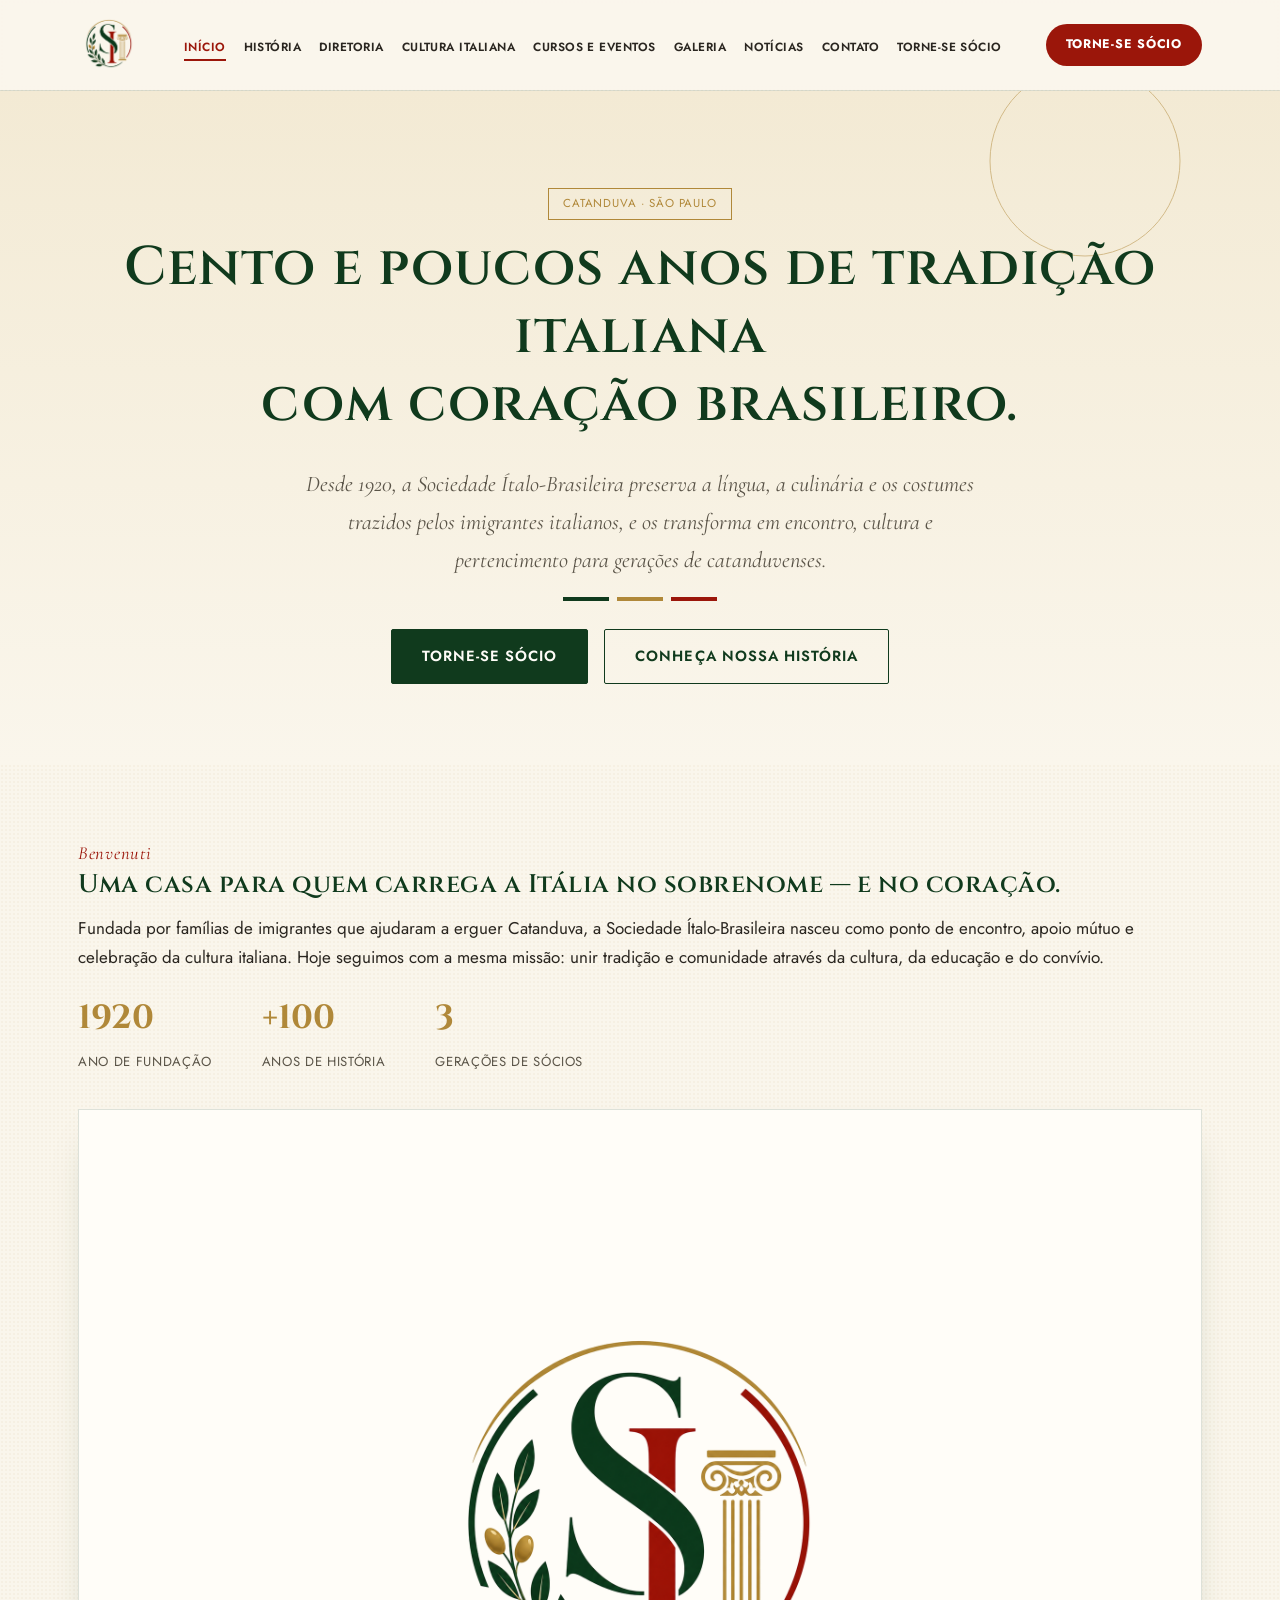
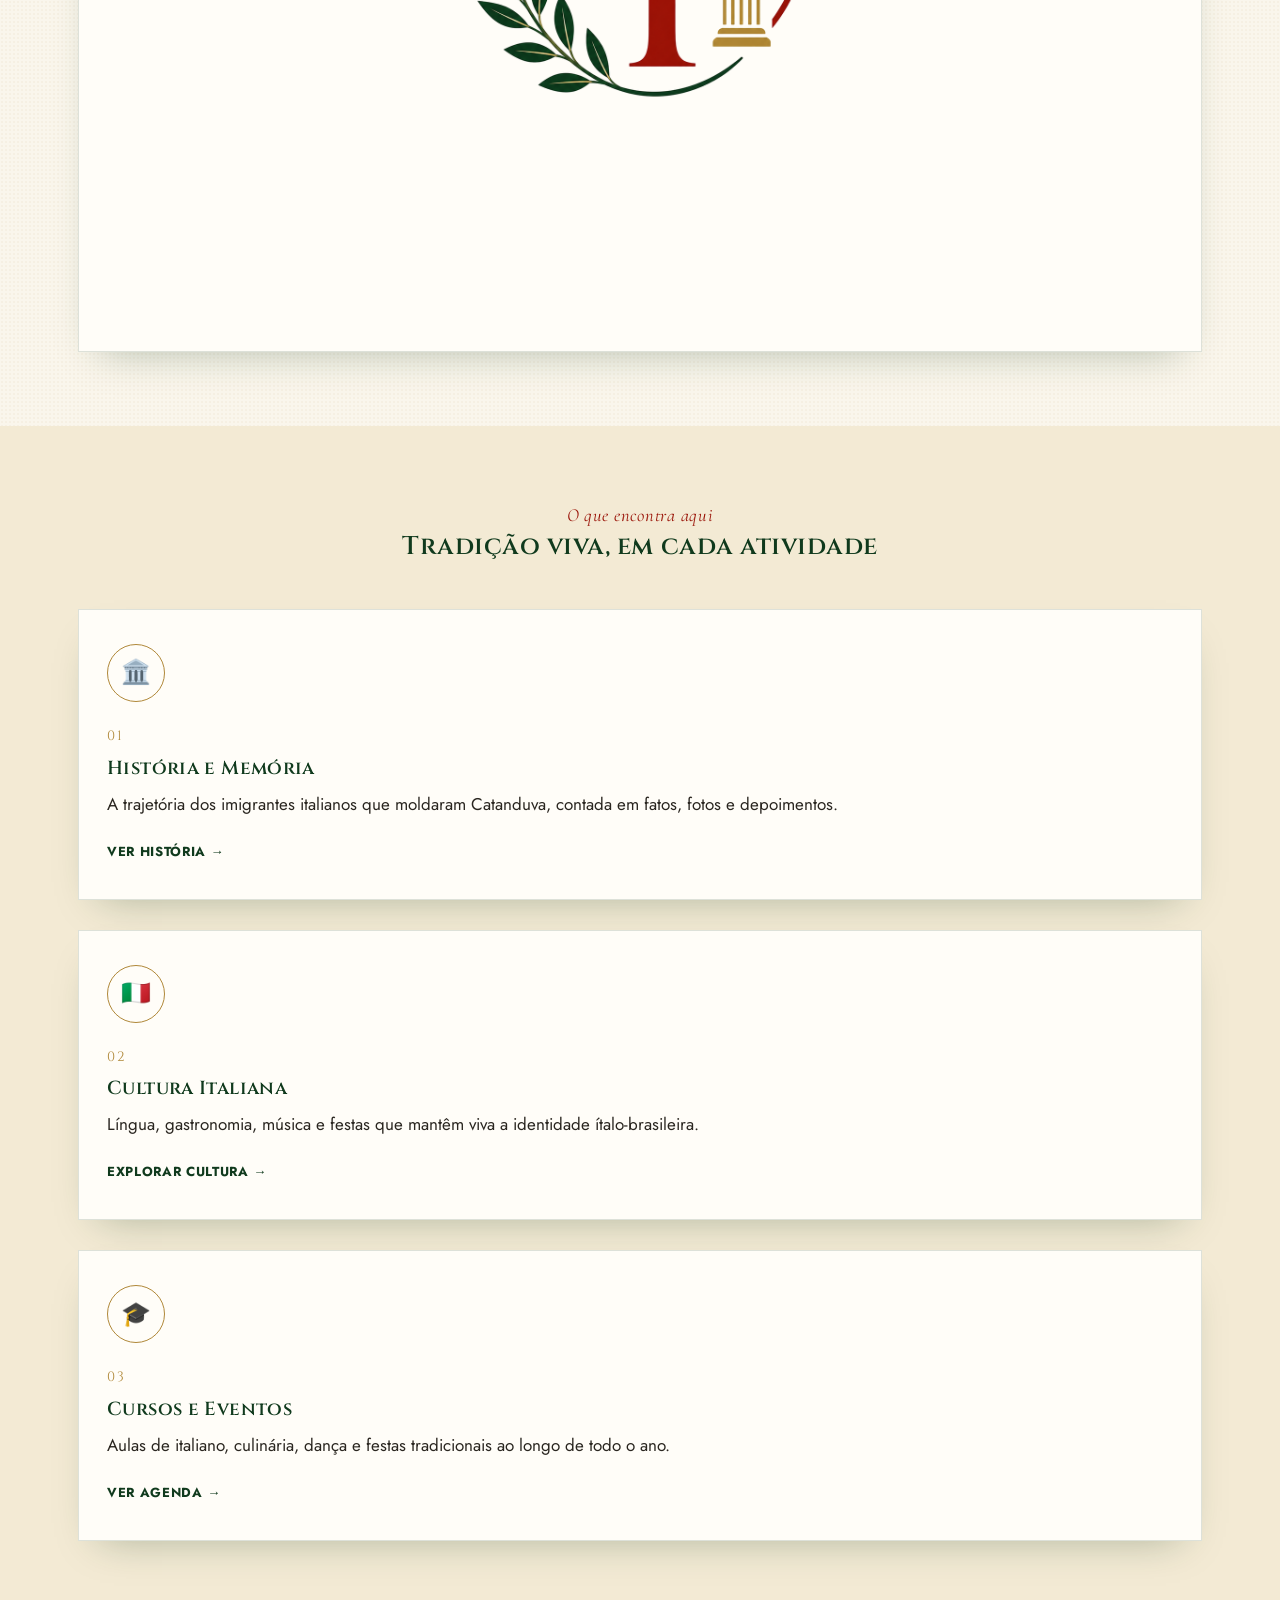
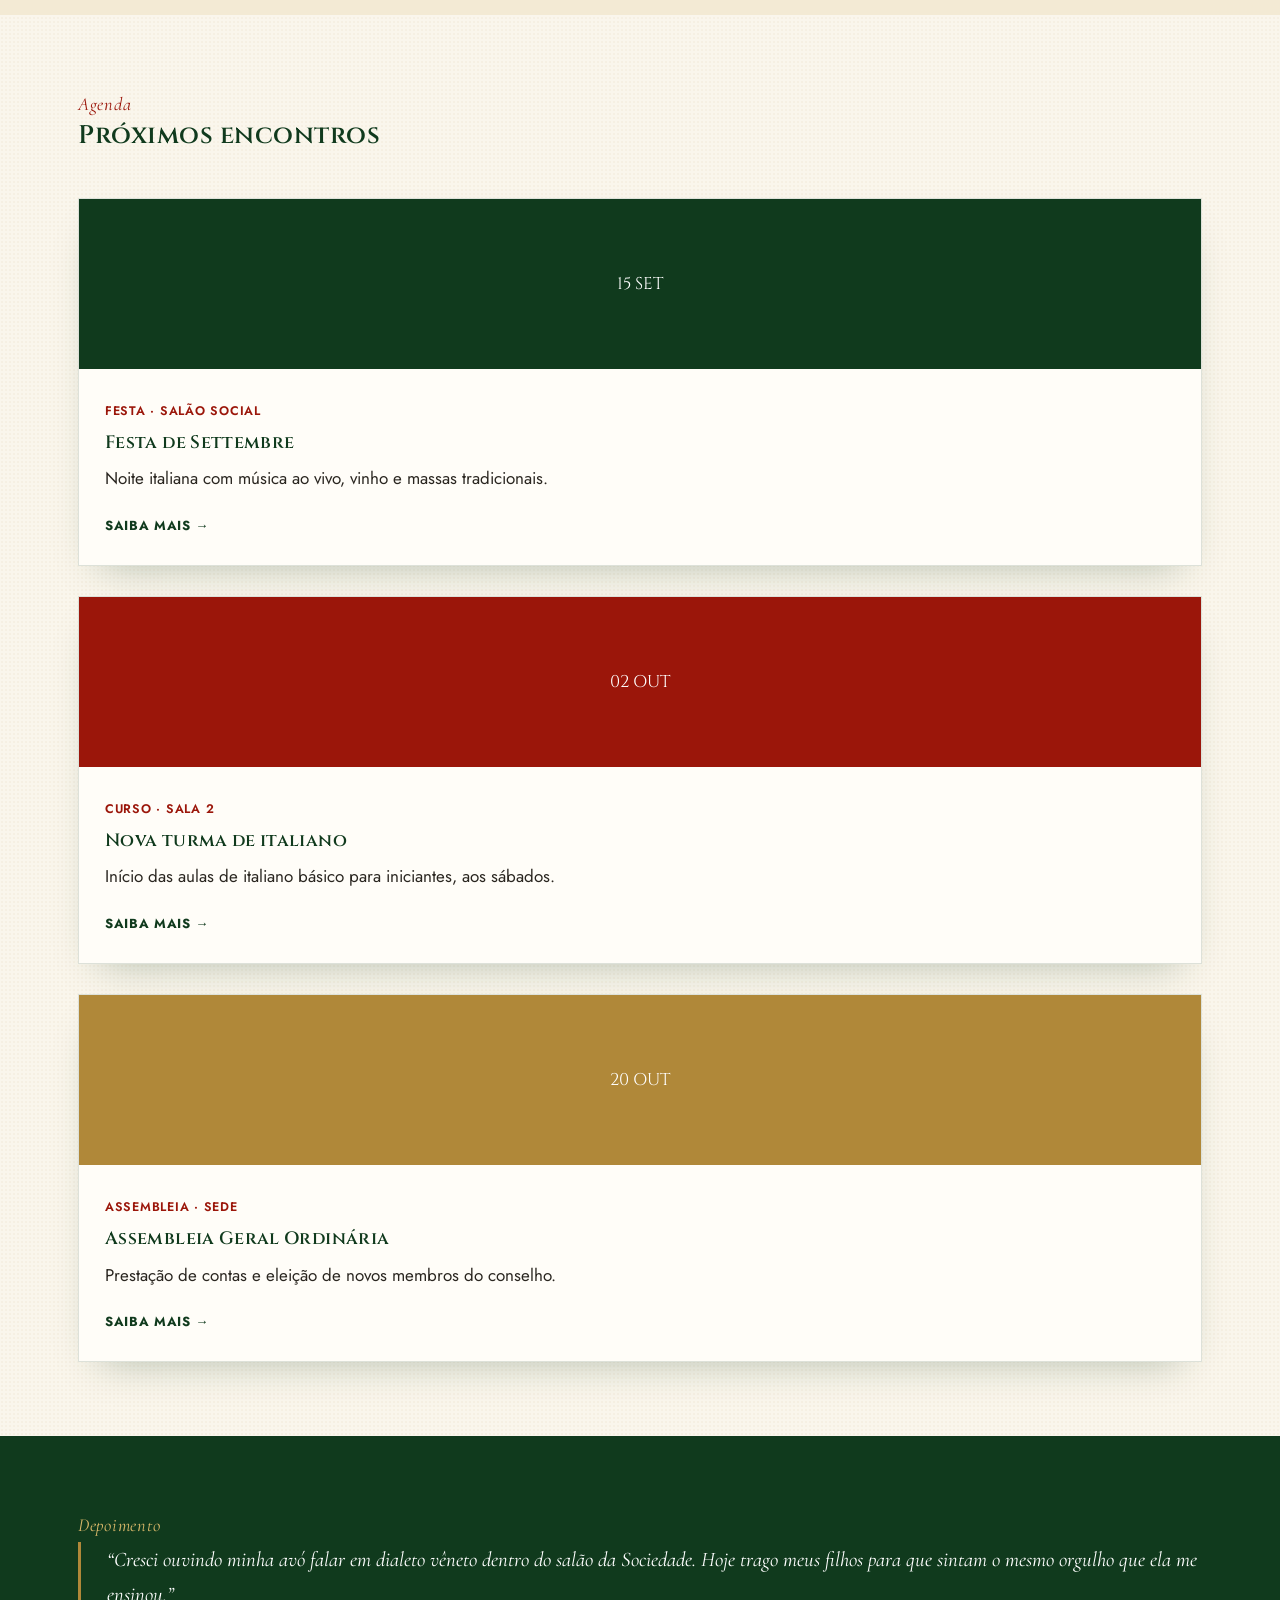
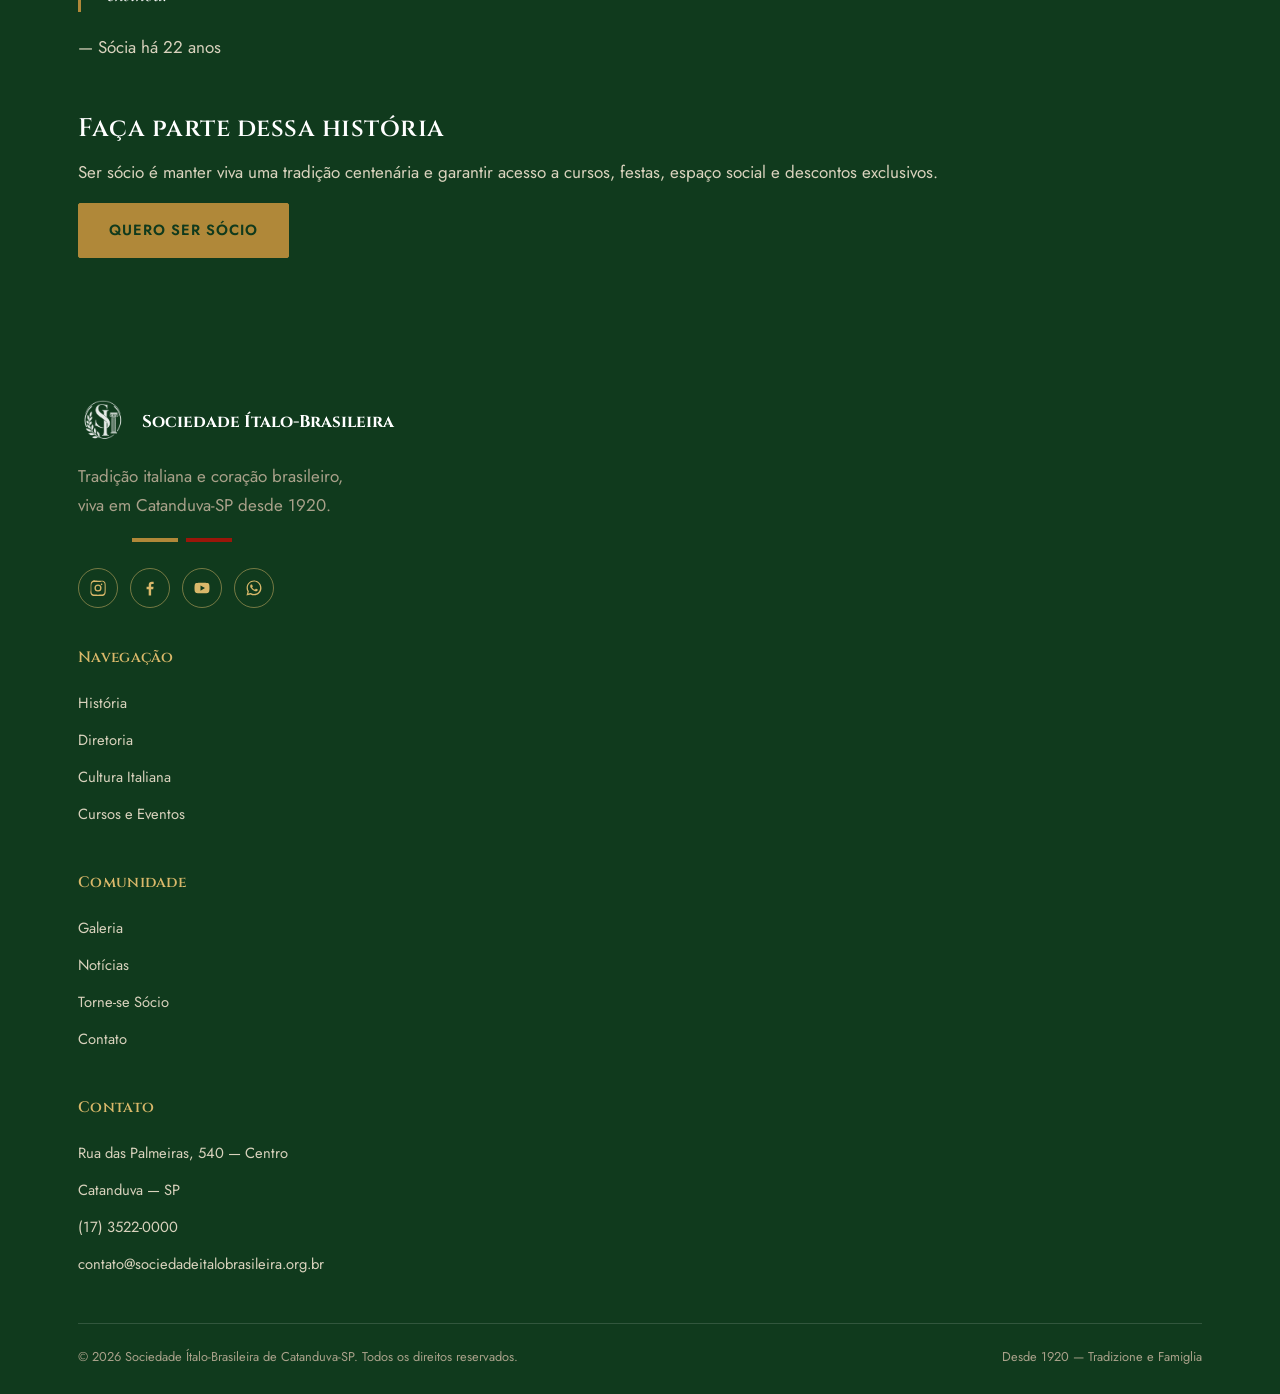
<file: index.html>
<!DOCTYPE html>
<html lang="pt-BR">
<head>
<meta charset="UTF-8">
<meta name="viewport" content="width=device-width, initial-scale=1.0">
<title>Sociedade Ítalo-Brasileira de Catanduva-SP | Desde 1920</title>
<meta name="description" content="Sociedade Ítalo-Brasileira de Catanduva-SP — tradição italiana e coração brasileiro desde 1920. Cultura, cursos, eventos e associativismo.">
<link rel="preconnect" href="https://fonts.googleapis.com">
<link rel="preconnect" href="https://fonts.gstatic.com" crossorigin>
<link href="https://fonts.googleapis.com/css2?family=Cinzel:wght@400;500;600;700&family=Jost:ital,wght@0,300;0,400;0,500;0,600;0,700;1,400&family=Cormorant+Garamond:ital,wght@0,500;1,500&display=swap" rel="stylesheet">
<link rel="icon" href="logo.png">
<link rel="stylesheet" href="style.css">
</head>
<body>

<header class="site-header">
  <div class="nav-wrap">
    <a class="brand" href="index.html">
      <img src="logo.png" alt="Sociedade Ítalo-Brasileira de Catanduva-SP">
    </a>
    <nav class="main-nav">
      <ul>
        <li><a href="index.html">Início</a></li>
        <li><a href="historia.html">História</a></li>
        <li><a href="diretoria.html">Diretoria</a></li>
        <li><a href="cultura.html">Cultura Italiana</a></li>
        <li><a href="cursos.html">Cursos e Eventos</a></li>
        <li><a href="galeria.html">Galeria</a></li>
        <li><a href="noticias.html">Notícias</a></li>
        <li><a href="contato.html">Contato</a></li>
        <li><a href="socio.html">Torne-se Sócio</a></li>
      </ul>
    </nav>
    <a href="socio.html" class="cta-pill header-cta">Torne-se Sócio</a>
    <button class="nav-toggle" aria-label="Abrir menu"><span></span><span></span><span></span></button>
  </div>
</header>

<section class="hero">
  <div class="container">
    <span class="badge">Catanduva · São Paulo</span>
    <h1>Cento e poucos anos de tradição italiana<br>com coração brasileiro.</h1>
    <p class="lead">Desde 1920, a Sociedade Ítalo-Brasileira preserva a língua, a culinária e os costumes trazidos pelos imigrantes italianos, e os transforma em encontro, cultura e pertencimento para gerações de catanduvenses.</p>
    <div class="tricolor center"><span></span><span></span><span></span></div>
    <div class="hero-actions">
      <a href="socio.html" class="btn solid">Torne-se Sócio</a>
      <a href="historia.html" class="btn">Conheça nossa história</a>
    </div>
  </div>
</section>

<section>
  <div class="container">
    <div class="split reveal">
      <div>
        <span class="eyebrow">Benvenuti</span>
        <h2>Uma casa para quem carrega a Itália no sobrenome — e no coração.</h2>
        <p>Fundada por famílias de imigrantes que ajudaram a erguer Catanduva, a Sociedade Ítalo-Brasileira nasceu como ponto de encontro, apoio mútuo e celebração da cultura italiana. Hoje seguimos com a mesma missão: unir tradição e comunidade através da cultura, da educação e do convívio.</p>
        <div class="stat-row">
          <div class="stat"><strong>1920</strong><span>Ano de fundação</span></div>
          <div class="stat"><strong>+100</strong><span>Anos de história</span></div>
          <div class="stat"><strong>3</strong><span>Gerações de sócios</span></div>
        </div>
      </div>
      <div class="media-block emblem">
        <img src="logo.png" alt="Símbolo da Sociedade Ítalo-Brasileira">
      </div>
    </div>
  </div>
</section>

<section class="section-alt">
  <div class="container">
    <div class="section-head center reveal">
      <span class="eyebrow">O que encontra aqui</span>
      <h2>Tradição viva, em cada atividade</h2>
    </div>
    <div class="grid cols-3 reveal">
      <div class="card">
        <div class="icon-circle">🏛️</div>
        <span class="num">01</span>
        <h3>História e Memória</h3>
        <p>A trajetória dos imigrantes italianos que moldaram Catanduva, contada em fatos, fotos e depoimentos.</p>
        <a class="read-more" href="historia.html">Ver história</a>
      </div>
      <div class="card">
        <div class="icon-circle">🇮🇹</div>
        <span class="num">02</span>
        <h3>Cultura Italiana</h3>
        <p>Língua, gastronomia, música e festas que mantêm viva a identidade ítalo-brasileira.</p>
        <a class="read-more" href="cultura.html">Explorar cultura</a>
      </div>
      <div class="card">
        <div class="icon-circle">🎓</div>
        <span class="num">03</span>
        <h3>Cursos e Eventos</h3>
        <p>Aulas de italiano, culinária, dança e festas tradicionais ao longo de todo o ano.</p>
        <a class="read-more" href="cursos.html">Ver agenda</a>
      </div>
    </div>
  </div>
</section>

<section>
  <div class="container">
    <div class="section-head reveal">
      <span class="eyebrow">Agenda</span>
      <h2>Próximos encontros</h2>
    </div>
    <div class="grid cols-3 reveal">
      <div class="post-card">
        <div class="post-thumb g1" style="background:var(--verde)">15 SET</div>
        <div class="post-body">
          <span class="post-date">Festa · Salão Social</span>
          <h3>Festa de Settembre</h3>
          <p>Noite italiana com música ao vivo, vinho e massas tradicionais.</p>
          <a class="read-more" href="cursos.html">Saiba mais</a>
        </div>
      </div>
      <div class="post-card">
        <div class="post-thumb" style="background:var(--vermelho)">02 OUT</div>
        <div class="post-body">
          <span class="post-date">Curso · Sala 2</span>
          <h3>Nova turma de italiano</h3>
          <p>Início das aulas de italiano básico para iniciantes, aos sábados.</p>
          <a class="read-more" href="cursos.html">Saiba mais</a>
        </div>
      </div>
      <div class="post-card">
        <div class="post-thumb" style="background:var(--ouro)">20 OUT</div>
        <div class="post-body">
          <span class="post-date">Assembleia · Sede</span>
          <h3>Assembleia Geral Ordinária</h3>
          <p>Prestação de contas e eleição de novos membros do conselho.</p>
          <a class="read-more" href="diretoria.html">Saiba mais</a>
        </div>
      </div>
    </div>
  </div>
</section>

<section class="section-dark">
  <div class="container">
    <div class="split reveal">
      <div>
        <span class="eyebrow" style="color:var(--ouro-claro)">Depoimento</span>
        <p class="quote-block" style="color:#fff; border-color:var(--ouro)">“Cresci ouvindo minha avó falar em dialeto vêneto dentro do salão da Sociedade. Hoje trago meus filhos para que sintam o mesmo orgulho que ela me ensinou.”</p>
        <p style="margin-top:18px; color:#d9d2bd;">— Sócia há 22 anos</p>
      </div>
      <div>
        <h2>Faça parte dessa história</h2>
        <p style="color:#d9d2bd">Ser sócio é manter viva uma tradição centenária e garantir acesso a cursos, festas, espaço social e descontos exclusivos.</p>
        <a href="socio.html" class="btn gold solid">Quero ser sócio</a>
      </div>
    </div>
  </div>
</section>

<footer>
  <div class="container">
    <div class="footer-grid">
      <div>
        <div class="footer-brand">
          <img src="logo.png" alt="Logo">
          <div>
            <strong style="color:#fff; font-family:'Cinzel',serif;">Sociedade Ítalo-Brasileira</strong>
          </div>
        </div>
        <p style="color:#a9a18a; max-width:280px;">Tradição italiana e coração brasileiro, viva em Catanduva-SP desde 1920.</p>
        <div class="tricolor"><span></span><span></span><span></span></div>
        <div class="social-links">
          <a href="https://instagram.com/" target="_blank" rel="noopener" aria-label="Instagram">
            <svg viewBox="0 0 24 24"><path d="M12 2.2c3.2 0 3.6 0 4.85.07 1.17.05 1.97.24 2.43.4.61.24 1.05.52 1.51.98.46.46.74.9.98 1.51.16.46.35 1.26.4 2.43.07 1.25.07 1.65.07 4.85s0 3.6-.07 4.85c-.05 1.17-.24 1.97-.4 2.43-.24.61-.52 1.05-.98 1.51-.46.46-.9.74-1.51.98-.46.16-1.26.35-2.43.4-1.25.07-1.65.07-4.85.07s-3.6 0-4.85-.07c-1.17-.05-1.97-.24-2.43-.4-.61-.24-1.05-.52-1.51-.98-.46-.46-.74-.9-.98-1.51-.16-.46-.35-1.26-.4-2.43C2.2 15.6 2.2 15.2 2.2 12s0-3.6.07-4.85c.05-1.17.24-1.97.4-2.43.24-.61.52-1.05.98-1.51.46-.46.9-.74 1.51-.98.46-.16 1.26-.35 2.43-.4C8.4 2.2 8.8 2.2 12 2.2zm0 1.8c-3.15 0-3.52 0-4.76.07-.96.04-1.48.2-1.83.34-.46.18-.79.39-1.13.74-.35.34-.56.67-.74 1.13-.14.35-.3.87-.34 1.83C3.13 8.48 3.13 8.85 3.13 12s0 3.52.07 4.76c.04.96.2 1.48.34 1.83.18.46.39.79.74 1.13.34.35.67.56 1.13.74.35.14.87.3 1.83.34 1.24.07 1.61.07 4.76.07s3.52 0 4.76-.07c.96-.04 1.48-.2 1.83-.34.46-.18.79-.39 1.13-.74.35-.34.56-.67.74-1.13.14-.35.3-.87.34-1.83.07-1.24.07-1.61.07-4.76s0-3.52-.07-4.76c-.04-.96-.2-1.48-.34-1.83a3.02 3.02 0 00-.74-1.13 3.02 3.02 0 00-1.13-.74c-.35-.14-.87-.3-1.83-.34C15.52 4 15.15 4 12 4zm0 3.27a4.73 4.73 0 110 9.46 4.73 4.73 0 010-9.46zm0 1.8a2.93 2.93 0 100 5.86 2.93 2.93 0 000-5.86zm5.86-2a1.1 1.1 0 11-2.2 0 1.1 1.1 0 012.2 0z"/></svg>
          </a>
          <a href="https://facebook.com/" target="_blank" rel="noopener" aria-label="Facebook">
            <svg viewBox="0 0 24 24"><path d="M13.5 22v-8.4h2.82l.42-3.27h-3.24V8.24c0-.95.26-1.6 1.63-1.6h1.74V3.73C16.56 3.65 15.57 3.56 14.4 3.56c-2.45 0-4.13 1.5-4.13 4.24v2.53H7.44v3.27h2.83V22h3.23z"/></svg>
          </a>
          <a href="https://youtube.com/" target="_blank" rel="noopener" aria-label="YouTube">
            <svg viewBox="0 0 24 24"><path d="M21.58 7.2c-.23-.86-.9-1.54-1.76-1.77C18.25 5 12 5 12 5s-6.25 0-7.82.43c-.86.23-1.53.91-1.76 1.77C2 8.78 2 12 2 12s0 3.22.42 4.8c.23.86.9 1.54 1.76 1.77C5.75 19 12 19 12 19s6.25 0 7.82-.43c.86-.23 1.53-.91 1.76-1.77C22 15.22 22 12 22 12s0-3.22-.42-4.8zM10 15.5v-7l6 3.5-6 3.5z"/></svg>
          </a>
          <a href="https://wa.me/5517991000000" target="_blank" rel="noopener" aria-label="WhatsApp">
            <svg viewBox="0 0 24 24"><path d="M12.04 2C6.58 2 2.13 6.45 2.13 11.91c0 1.75.46 3.39 1.26 4.81L2 22l5.41-1.36a9.86 9.86 0 004.63 1.15h.01c5.46 0 9.91-4.45 9.91-9.91C21.96 6.45 17.5 2 12.04 2zm0 17.93h-.01a8.18 8.18 0 01-4.16-1.14l-.3-.18-3.21.81.86-3.13-.2-.32a8.2 8.2 0 01-1.26-4.36c0-4.52 3.68-8.2 8.2-8.2 2.19 0 4.25.86 5.8 2.41a8.14 8.14 0 012.4 5.79c0 4.52-3.68 8.32-8.12 8.32zm4.49-6.13c-.25-.12-1.46-.72-1.69-.8-.23-.08-.39-.12-.56.12-.16.25-.64.8-.79.96-.14.16-.29.18-.54.06-.25-.12-1.04-.38-1.99-1.22-.74-.65-1.23-1.46-1.38-1.71-.14-.25-.02-.38.11-.5.11-.11.25-.29.37-.43.12-.14.16-.25.25-.41.08-.16.04-.31-.02-.43-.06-.12-.56-1.34-.76-1.83-.2-.48-.41-.42-.56-.42-.14-.01-.31-.01-.48-.01-.16 0-.43.06-.66.31-.23.25-.86.84-.86 2.04 0 1.2.88 2.37 1 2.53.12.16 1.73 2.64 4.2 3.7.59.25 1.04.4 1.4.51.59.19 1.12.16 1.55.1.47-.07 1.46-.6 1.66-1.18.21-.58.21-1.07.14-1.18-.06-.1-.23-.16-.48-.28z"/></svg>
          </a>
        </div>
      </div>
      <div>
        <h4>Navegação</h4>
        <a href="historia.html">História</a>
        <a href="diretoria.html">Diretoria</a>
        <a href="cultura.html">Cultura Italiana</a>
        <a href="cursos.html">Cursos e Eventos</a>
      </div>
      <div>
        <h4>Comunidade</h4>
        <a href="galeria.html">Galeria</a>
        <a href="noticias.html">Notícias</a>
        <a href="socio.html">Torne-se Sócio</a>
        <a href="contato.html">Contato</a>
      </div>
      <div>
        <h4>Contato</h4>
        <a href="#">Rua das Palmeiras, 540 — Centro</a>
        <a href="#">Catanduva — SP</a>
        <a href="#">(17) 3522-0000</a>
        <a href="#">contato@sociedadeitalobrasileira.org.br</a>
      </div>
    </div>
    <div class="footer-bottom">
      <span>© 2026 Sociedade Ítalo-Brasileira de Catanduva-SP. Todos os direitos reservados.</span>
      <span>Desde 1920 — Tradizione e Famiglia</span>
    </div>
  </div>
</footer>

<script src="script.js"></script>
</body>
</html>
</file>
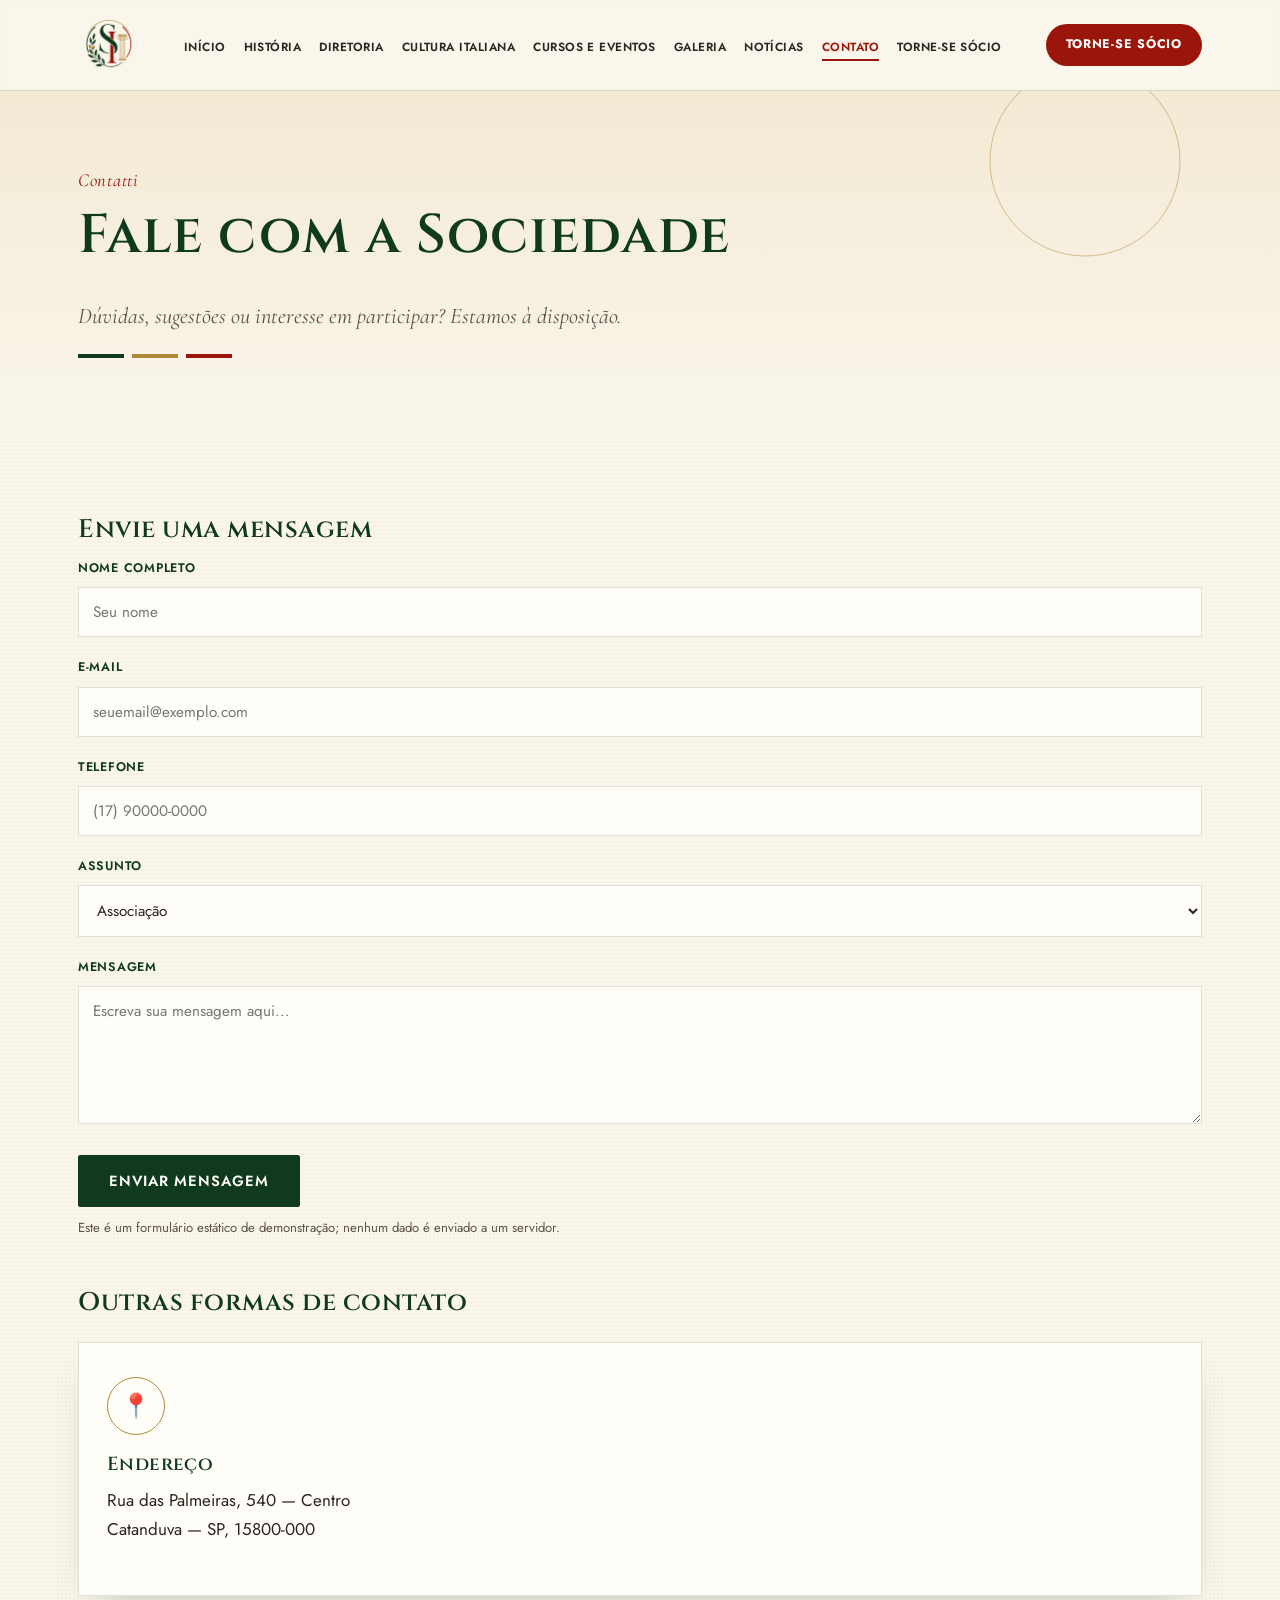
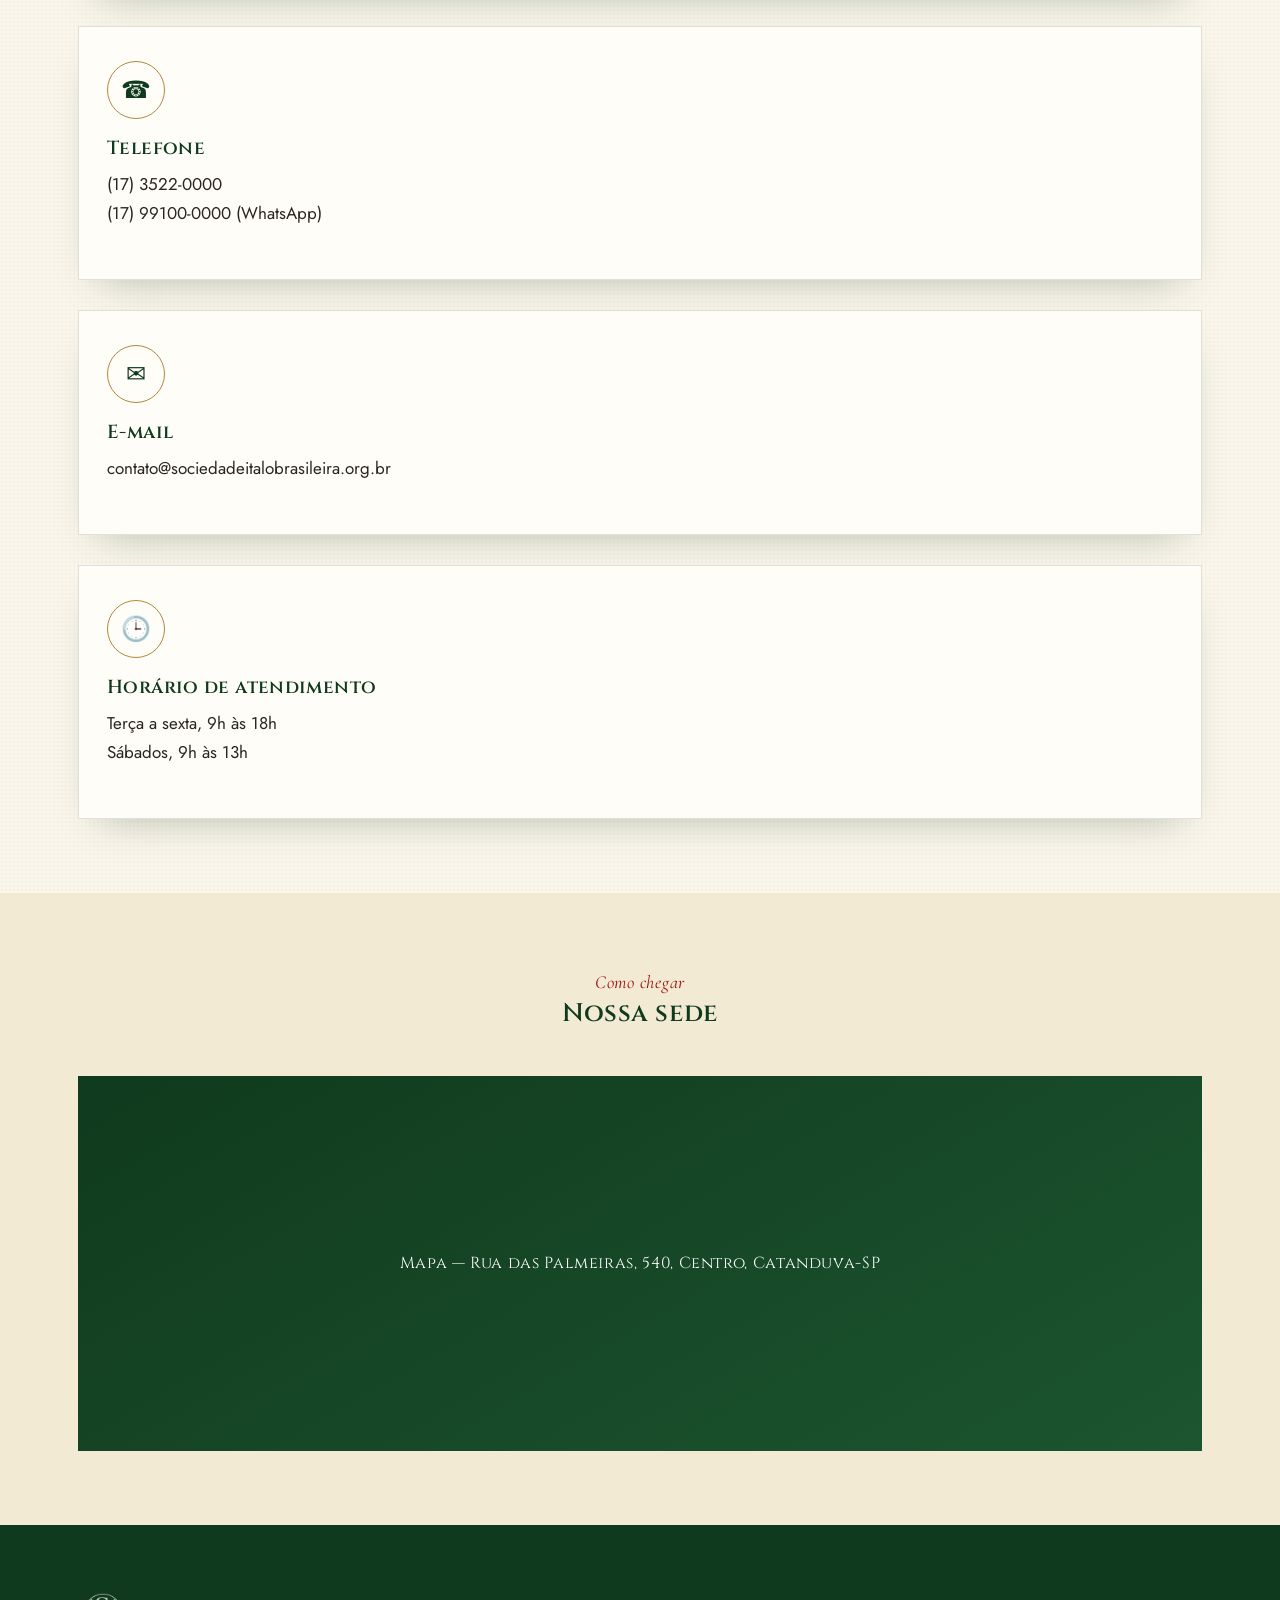
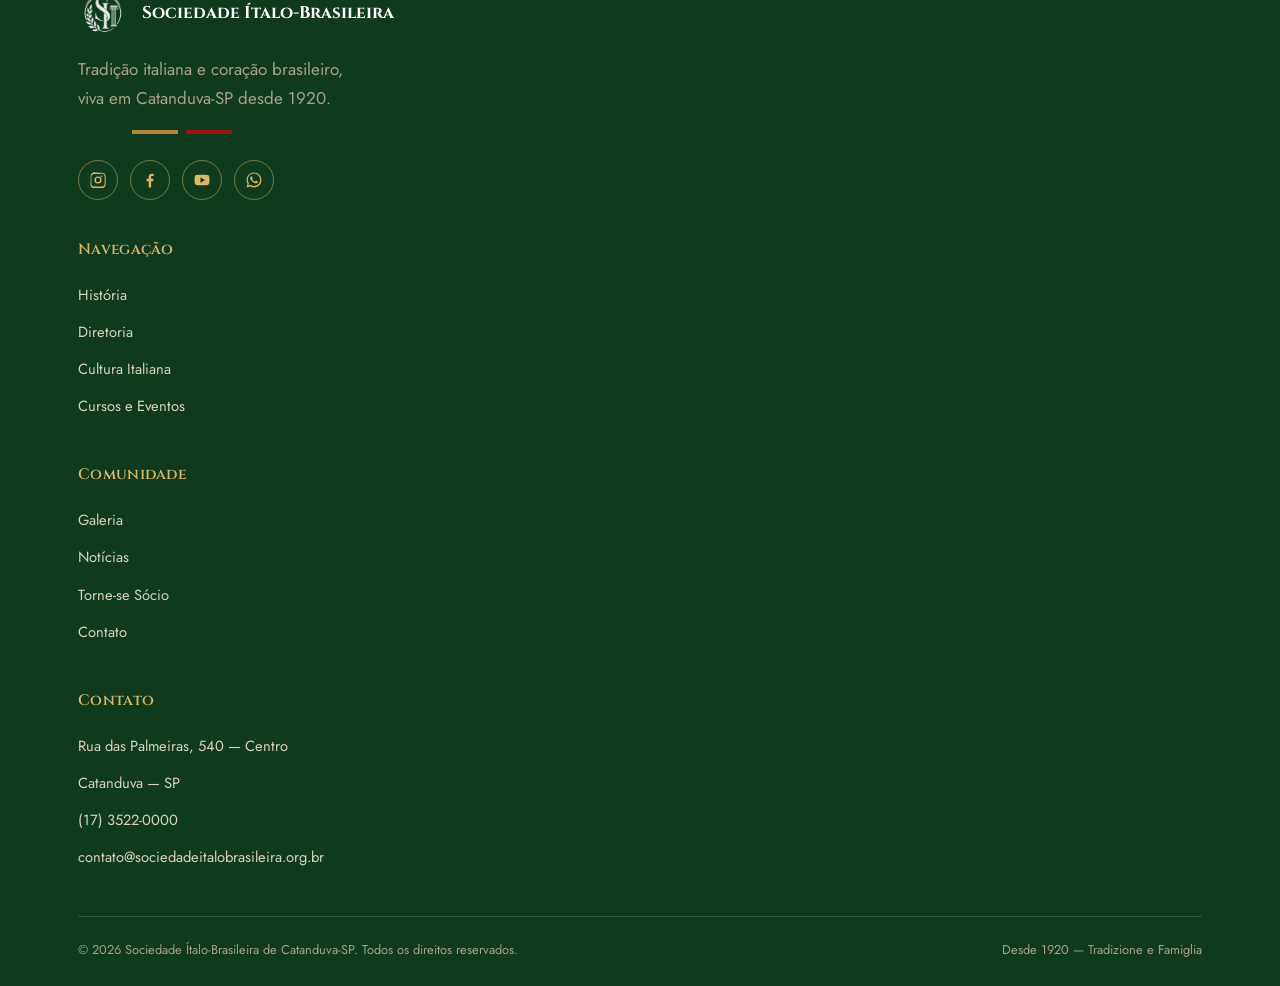
<file: contato.html>
<!DOCTYPE html>
<html lang="pt-BR">
<head>
<meta charset="UTF-8">
<meta name="viewport" content="width=device-width, initial-scale=1.0">
<title>Contato | Sociedade Ítalo-Brasileira de Catanduva-SP</title>
<link rel="preconnect" href="https://fonts.googleapis.com">
<link rel="preconnect" href="https://fonts.gstatic.com" crossorigin>
<link href="https://fonts.googleapis.com/css2?family=Cinzel:wght@400;500;600;700&family=Jost:ital,wght@0,300;0,400;0,500;0,600;0,700;1,400&family=Cormorant+Garamond:ital,wght@0,500;1,500&display=swap" rel="stylesheet">
<link rel="icon" href="logo.png">
<link rel="stylesheet" href="style.css">
</head>
<body>

<header class="site-header">
  <div class="nav-wrap">
    <a class="brand" href="index.html">
      <img src="logo.png" alt="Sociedade Ítalo-Brasileira de Catanduva-SP">
    </a>
    <nav class="main-nav">
      <ul>
        <li><a href="index.html">Início</a></li>
        <li><a href="historia.html">História</a></li>
        <li><a href="diretoria.html">Diretoria</a></li>
        <li><a href="cultura.html">Cultura Italiana</a></li>
        <li><a href="cursos.html">Cursos e Eventos</a></li>
        <li><a href="galeria.html">Galeria</a></li>
        <li><a href="noticias.html">Notícias</a></li>
        <li><a href="contato.html">Contato</a></li>
        <li><a href="socio.html">Torne-se Sócio</a></li>
      </ul>
    </nav>
    <a href="socio.html" class="cta-pill header-cta">Torne-se Sócio</a>
    <button class="nav-toggle" aria-label="Abrir menu"><span></span><span></span><span></span></button>
  </div>
</header>

<section class="hero page-hero">
  <div class="container">
    <span class="eyebrow">Contatti</span>
    <h1>Fale com a Sociedade</h1>
    <p class="lead" style="margin:0;">Dúvidas, sugestões ou interesse em participar? Estamos à disposição.</p>
    <div class="tricolor"><span></span><span></span><span></span></div>
  </div>
</section>

<section>
  <div class="container">
    <div class="split reveal">
      <div>
        <h2>Envie uma mensagem</h2>
        <form data-static-form>
          <div class="form-grid">
            <div>
              <label for="nome">Nome completo</label>
              <input id="nome" type="text" required placeholder="Seu nome">
            </div>
            <div>
              <label for="email">E-mail</label>
              <input id="email" type="email" required placeholder="seuemail@exemplo.com">
            </div>
            <div>
              <label for="telefone">Telefone</label>
              <input id="telefone" type="tel" placeholder="(17) 90000-0000">
            </div>
            <div>
              <label for="assunto">Assunto</label>
              <select id="assunto">
                <option>Associação</option>
                <option>Cursos e eventos</option>
                <option>Aluguel do salão social</option>
                <option>Imprensa</option>
                <option>Outro</option>
              </select>
            </div>
            <div class="full">
              <label for="mensagem">Mensagem</label>
              <textarea id="mensagem" rows="5" required placeholder="Escreva sua mensagem aqui..."></textarea>
            </div>
          </div>
          <button type="submit" class="btn solid" style="margin-top:22px;">Enviar mensagem</button>
          <p class="form-note">Este é um formulário estático de demonstração; nenhum dado é enviado a um servidor.</p>
          <div class="form-success">Mensagem enviada com sucesso! Em breve entraremos em contato.</div>
        </form>
      </div>

      <div>
        <h2>Outras formas de contato</h2>
        <div class="grid cols-2" style="margin-top:24px;">
          <div class="card">
            <div class="icon-circle">📍</div>
            <h3>Endereço</h3>
            <p>Rua das Palmeiras, 540 — Centro<br>Catanduva — SP, 15800-000</p>
          </div>
          <div class="card">
            <div class="icon-circle">☎</div>
            <h3>Telefone</h3>
            <p>(17) 3522-0000<br>(17) 99100-0000 (WhatsApp)</p>
          </div>
          <div class="card">
            <div class="icon-circle">✉</div>
            <h3>E-mail</h3>
            <p>contato@sociedadeitalobrasileira.org.br</p>
          </div>
          <div class="card">
            <div class="icon-circle">🕒</div>
            <h3>Horário de atendimento</h3>
            <p>Terça a sexta, 9h às 18h<br>Sábados, 9h às 13h</p>
          </div>
        </div>
      </div>
    </div>
  </div>
</section>

<section class="section-alt">
  <div class="container reveal">
    <div class="section-head center">
      <span class="eyebrow">Como chegar</span>
      <h2>Nossa sede</h2>
    </div>
    <div class="media-block" style="aspect-ratio:21/7;">
      <span style="color:#fff; font-family:'Cinzel',serif; font-size:1rem; letter-spacing:.04em;">Mapa — Rua das Palmeiras, 540, Centro, Catanduva-SP</span>
    </div>
  </div>
</section>

<footer>
  <div class="container">
    <div class="footer-grid">
      <div>
        <div class="footer-brand">
          <img src="logo.png" alt="Logo">
          <strong style="color:#fff; font-family:'Cinzel',serif;">Sociedade Ítalo-Brasileira</strong>
        </div>
        <p style="color:#a9a18a; max-width:280px;">Tradição italiana e coração brasileiro, viva em Catanduva-SP desde 1920.</p>
        <div class="tricolor"><span></span><span></span><span></span></div>
        <div class="social-links">
          <a href="https://instagram.com/" target="_blank" rel="noopener" aria-label="Instagram">
            <svg viewBox="0 0 24 24"><path d="M12 2.2c3.2 0 3.6 0 4.85.07 1.17.05 1.97.24 2.43.4.61.24 1.05.52 1.51.98.46.46.74.9.98 1.51.16.46.35 1.26.4 2.43.07 1.25.07 1.65.07 4.85s0 3.6-.07 4.85c-.05 1.17-.24 1.97-.4 2.43-.24.61-.52 1.05-.98 1.51-.46.46-.9.74-1.51.98-.46.16-1.26.35-2.43.4-1.25.07-1.65.07-4.85.07s-3.6 0-4.85-.07c-1.17-.05-1.97-.24-2.43-.4-.61-.24-1.05-.52-1.51-.98-.46-.46-.74-.9-.98-1.51-.16-.46-.35-1.26-.4-2.43C2.2 15.6 2.2 15.2 2.2 12s0-3.6.07-4.85c.05-1.17.24-1.97.4-2.43.24-.61.52-1.05.98-1.51.46-.46.9-.74 1.51-.98.46-.16 1.26-.35 2.43-.4C8.4 2.2 8.8 2.2 12 2.2zm0 1.8c-3.15 0-3.52 0-4.76.07-.96.04-1.48.2-1.83.34-.46.18-.79.39-1.13.74-.35.34-.56.67-.74 1.13-.14.35-.3.87-.34 1.83C3.13 8.48 3.13 8.85 3.13 12s0 3.52.07 4.76c.04.96.2 1.48.34 1.83.18.46.39.79.74 1.13.34.35.67.56 1.13.74.35.14.87.3 1.83.34 1.24.07 1.61.07 4.76.07s3.52 0 4.76-.07c.96-.04 1.48-.2 1.83-.34.46-.18.79-.39 1.13-.74.35-.34.56-.67.74-1.13.14-.35.3-.87.34-1.83.07-1.24.07-1.61.07-4.76s0-3.52-.07-4.76c-.04-.96-.2-1.48-.34-1.83a3.02 3.02 0 00-.74-1.13 3.02 3.02 0 00-1.13-.74c-.35-.14-.87-.3-1.83-.34C15.52 4 15.15 4 12 4zm0 3.27a4.73 4.73 0 110 9.46 4.73 4.73 0 010-9.46zm0 1.8a2.93 2.93 0 100 5.86 2.93 2.93 0 000-5.86zm5.86-2a1.1 1.1 0 11-2.2 0 1.1 1.1 0 012.2 0z"/></svg>
          </a>
          <a href="https://facebook.com/" target="_blank" rel="noopener" aria-label="Facebook">
            <svg viewBox="0 0 24 24"><path d="M13.5 22v-8.4h2.82l.42-3.27h-3.24V8.24c0-.95.26-1.6 1.63-1.6h1.74V3.73C16.56 3.65 15.57 3.56 14.4 3.56c-2.45 0-4.13 1.5-4.13 4.24v2.53H7.44v3.27h2.83V22h3.23z"/></svg>
          </a>
          <a href="https://youtube.com/" target="_blank" rel="noopener" aria-label="YouTube">
            <svg viewBox="0 0 24 24"><path d="M21.58 7.2c-.23-.86-.9-1.54-1.76-1.77C18.25 5 12 5 12 5s-6.25 0-7.82.43c-.86.23-1.53.91-1.76 1.77C2 8.78 2 12 2 12s0 3.22.42 4.8c.23.86.9 1.54 1.76 1.77C5.75 19 12 19 12 19s6.25 0 7.82-.43c.86-.23 1.53-.91 1.76-1.77C22 15.22 22 12 22 12s0-3.22-.42-4.8zM10 15.5v-7l6 3.5-6 3.5z"/></svg>
          </a>
          <a href="https://wa.me/5517991000000" target="_blank" rel="noopener" aria-label="WhatsApp">
            <svg viewBox="0 0 24 24"><path d="M12.04 2C6.58 2 2.13 6.45 2.13 11.91c0 1.75.46 3.39 1.26 4.81L2 22l5.41-1.36a9.86 9.86 0 004.63 1.15h.01c5.46 0 9.91-4.45 9.91-9.91C21.96 6.45 17.5 2 12.04 2zm0 17.93h-.01a8.18 8.18 0 01-4.16-1.14l-.3-.18-3.21.81.86-3.13-.2-.32a8.2 8.2 0 01-1.26-4.36c0-4.52 3.68-8.2 8.2-8.2 2.19 0 4.25.86 5.8 2.41a8.14 8.14 0 012.4 5.79c0 4.52-3.68 8.32-8.12 8.32zm4.49-6.13c-.25-.12-1.46-.72-1.69-.8-.23-.08-.39-.12-.56.12-.16.25-.64.8-.79.96-.14.16-.29.18-.54.06-.25-.12-1.04-.38-1.99-1.22-.74-.65-1.23-1.46-1.38-1.71-.14-.25-.02-.38.11-.5.11-.11.25-.29.37-.43.12-.14.16-.25.25-.41.08-.16.04-.31-.02-.43-.06-.12-.56-1.34-.76-1.83-.2-.48-.41-.42-.56-.42-.14-.01-.31-.01-.48-.01-.16 0-.43.06-.66.31-.23.25-.86.84-.86 2.04 0 1.2.88 2.37 1 2.53.12.16 1.73 2.64 4.2 3.7.59.25 1.04.4 1.4.51.59.19 1.12.16 1.55.1.47-.07 1.46-.6 1.66-1.18.21-.58.21-1.07.14-1.18-.06-.1-.23-.16-.48-.28z"/></svg>
          </a>
        </div>
      </div>
      <div>
        <h4>Navegação</h4>
        <a href="historia.html">História</a>
        <a href="diretoria.html">Diretoria</a>
        <a href="cultura.html">Cultura Italiana</a>
        <a href="cursos.html">Cursos e Eventos</a>
      </div>
      <div>
        <h4>Comunidade</h4>
        <a href="galeria.html">Galeria</a>
        <a href="noticias.html">Notícias</a>
        <a href="socio.html">Torne-se Sócio</a>
        <a href="contato.html">Contato</a>
      </div>
      <div>
        <h4>Contato</h4>
        <a href="#">Rua das Palmeiras, 540 — Centro</a>
        <a href="#">Catanduva — SP</a>
        <a href="#">(17) 3522-0000</a>
        <a href="#">contato@sociedadeitalobrasileira.org.br</a>
      </div>
    </div>
    <div class="footer-bottom">
      <span>© 2026 Sociedade Ítalo-Brasileira de Catanduva-SP. Todos os direitos reservados.</span>
      <span>Desde 1920 — Tradizione e Famiglia</span>
    </div>
  </div>
</footer>

<script src="script.js"></script>
</body>
</html>
</file>
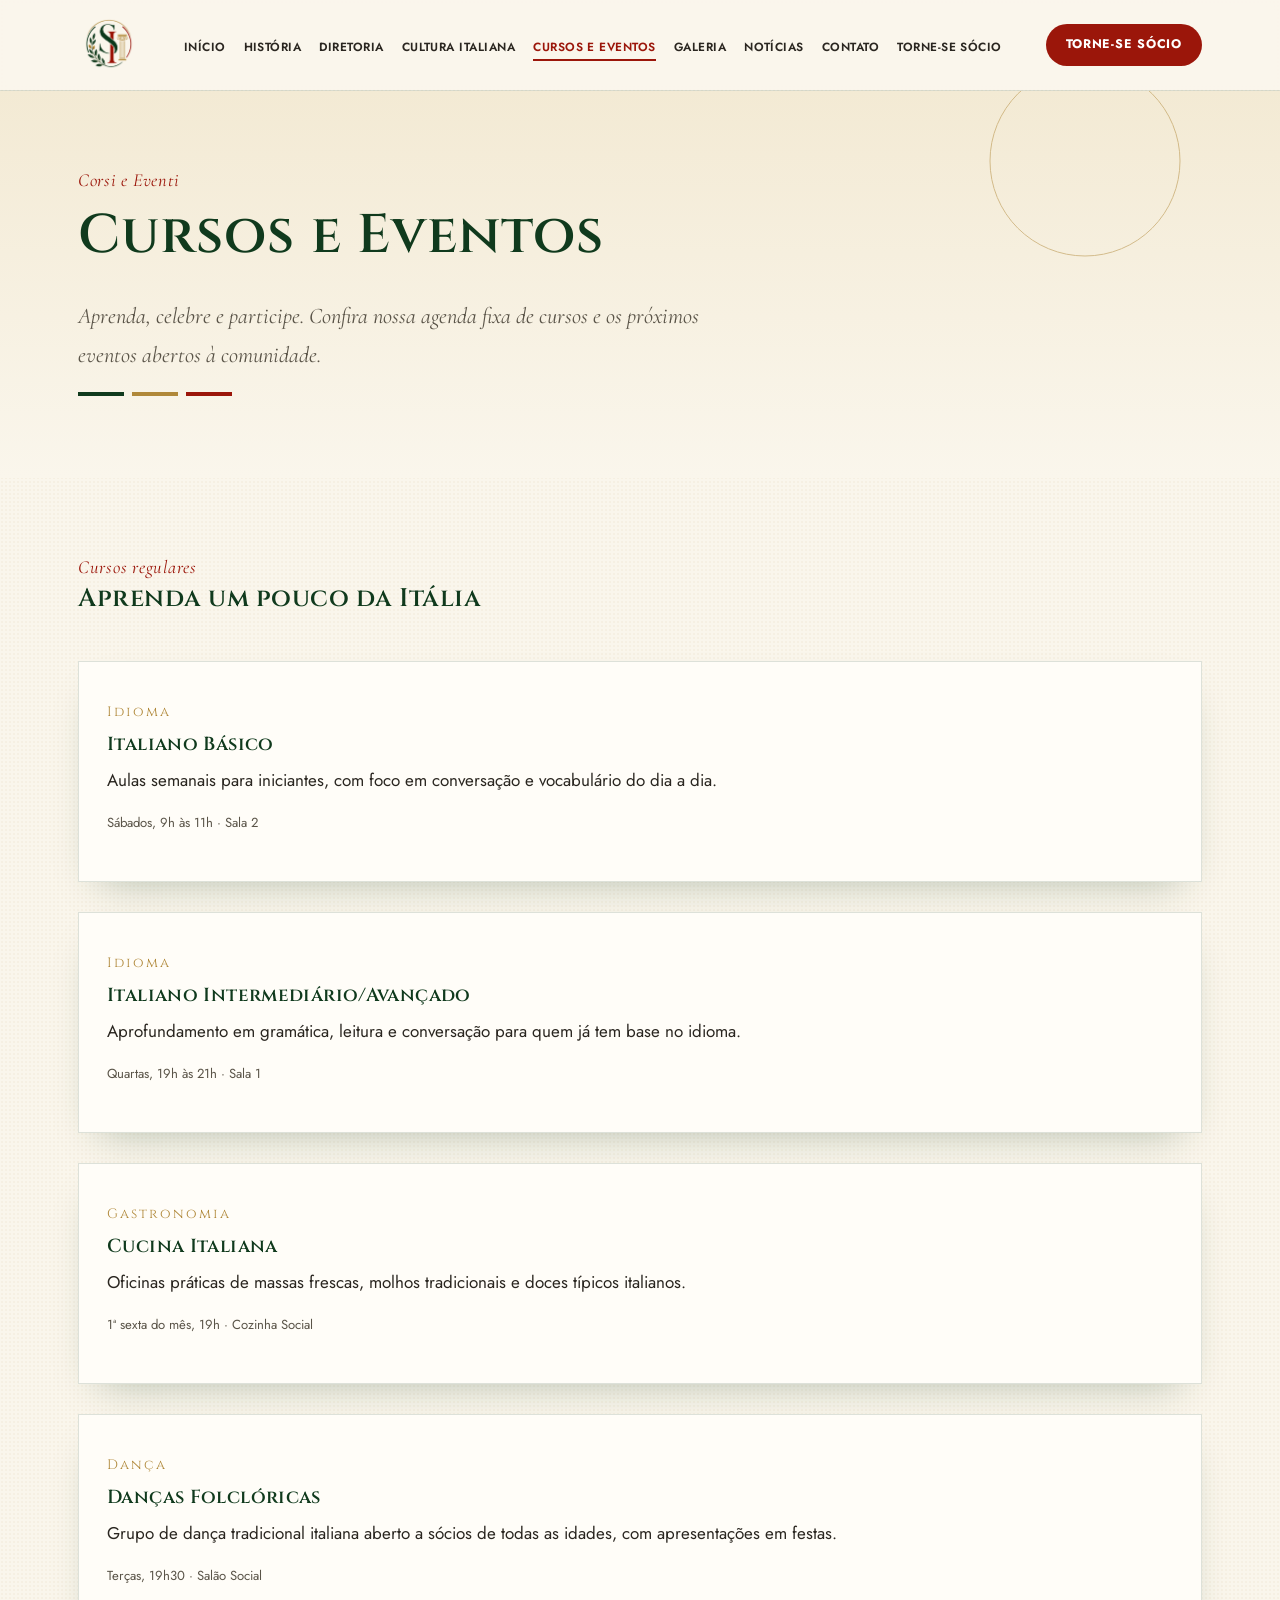
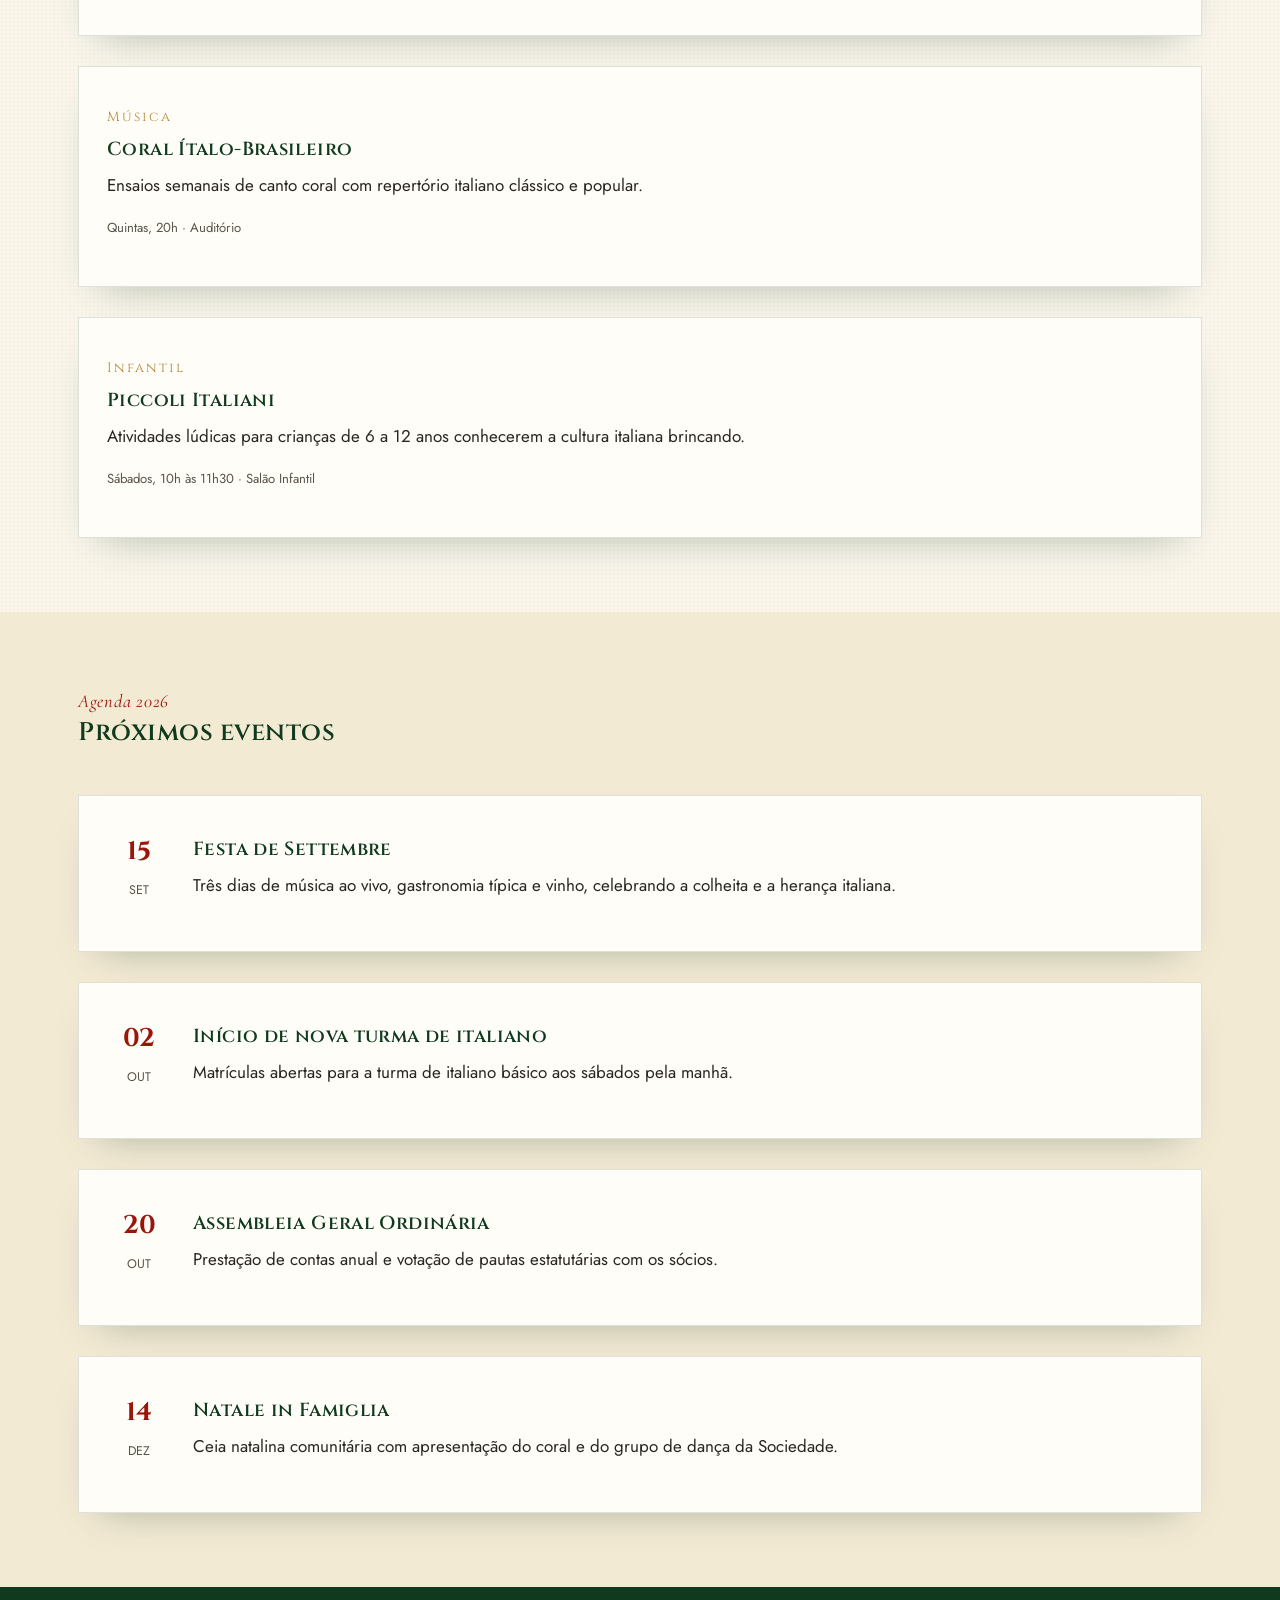
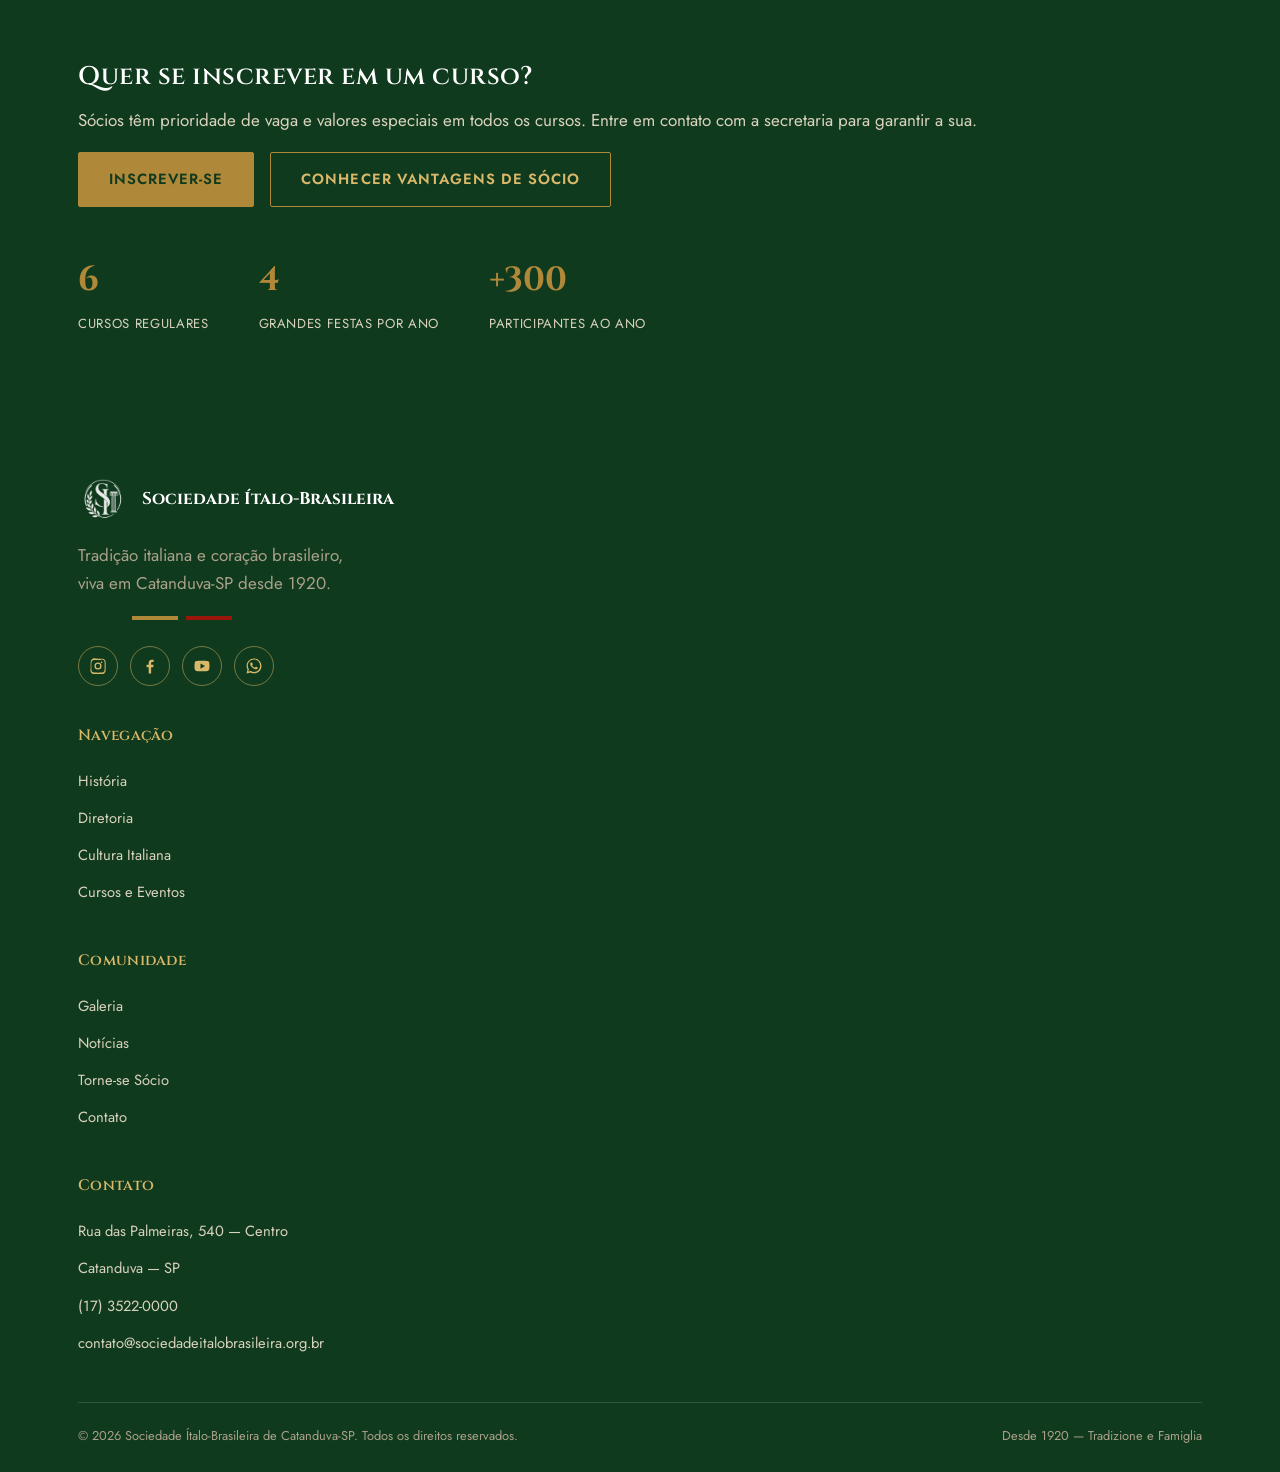
<file: cursos.html>
<!DOCTYPE html>
<html lang="pt-BR">
<head>
<meta charset="UTF-8">
<meta name="viewport" content="width=device-width, initial-scale=1.0">
<title>Cursos e Eventos | Sociedade Ítalo-Brasileira de Catanduva-SP</title>
<link rel="preconnect" href="https://fonts.googleapis.com">
<link rel="preconnect" href="https://fonts.gstatic.com" crossorigin>
<link href="https://fonts.googleapis.com/css2?family=Cinzel:wght@400;500;600;700&family=Jost:ital,wght@0,300;0,400;0,500;0,600;0,700;1,400&family=Cormorant+Garamond:ital,wght@0,500;1,500&display=swap" rel="stylesheet">
<link rel="icon" href="logo.png">
<link rel="stylesheet" href="style.css">
</head>
<body>

<header class="site-header">
  <div class="nav-wrap">
    <a class="brand" href="index.html">
      <img src="logo.png" alt="Sociedade Ítalo-Brasileira de Catanduva-SP">
    </a>
    <nav class="main-nav">
      <ul>
        <li><a href="index.html">Início</a></li>
        <li><a href="historia.html">História</a></li>
        <li><a href="diretoria.html">Diretoria</a></li>
        <li><a href="cultura.html">Cultura Italiana</a></li>
        <li><a href="cursos.html">Cursos e Eventos</a></li>
        <li><a href="galeria.html">Galeria</a></li>
        <li><a href="noticias.html">Notícias</a></li>
        <li><a href="contato.html">Contato</a></li>
        <li><a href="socio.html">Torne-se Sócio</a></li>
      </ul>
    </nav>
    <a href="socio.html" class="cta-pill header-cta">Torne-se Sócio</a>
    <button class="nav-toggle" aria-label="Abrir menu"><span></span><span></span><span></span></button>
  </div>
</header>

<section class="hero page-hero">
  <div class="container">
    <span class="eyebrow">Corsi e Eventi</span>
    <h1>Cursos e Eventos</h1>
    <p class="lead" style="margin:0;">Aprenda, celebre e participe. Confira nossa agenda fixa de cursos e os próximos eventos abertos à comunidade.</p>
    <div class="tricolor"><span></span><span></span><span></span></div>
  </div>
</section>

<section>
  <div class="container">
    <div class="section-head reveal">
      <span class="eyebrow">Cursos regulares</span>
      <h2>Aprenda um pouco da Itália</h2>
    </div>
    <div class="grid cols-3 reveal">
      <div class="card">
        <span class="num">Idioma</span>
        <h3>Italiano Básico</h3>
        <p>Aulas semanais para iniciantes, com foco em conversação e vocabulário do dia a dia.</p>
        <p class="form-note">Sábados, 9h às 11h · Sala 2</p>
      </div>
      <div class="card">
        <span class="num">Idioma</span>
        <h3>Italiano Intermediário/Avançado</h3>
        <p>Aprofundamento em gramática, leitura e conversação para quem já tem base no idioma.</p>
        <p class="form-note">Quartas, 19h às 21h · Sala 1</p>
      </div>
      <div class="card">
        <span class="num">Gastronomia</span>
        <h3>Cucina Italiana</h3>
        <p>Oficinas práticas de massas frescas, molhos tradicionais e doces típicos italianos.</p>
        <p class="form-note">1ª sexta do mês, 19h · Cozinha Social</p>
      </div>
      <div class="card">
        <span class="num">Dança</span>
        <h3>Danças Folclóricas</h3>
        <p>Grupo de dança tradicional italiana aberto a sócios de todas as idades, com apresentações em festas.</p>
        <p class="form-note">Terças, 19h30 · Salão Social</p>
      </div>
      <div class="card">
        <span class="num">Música</span>
        <h3>Coral Ítalo-Brasileiro</h3>
        <p>Ensaios semanais de canto coral com repertório italiano clássico e popular.</p>
        <p class="form-note">Quintas, 20h · Auditório</p>
      </div>
      <div class="card">
        <span class="num">Infantil</span>
        <h3>Piccoli Italiani</h3>
        <p>Atividades lúdicas para crianças de 6 a 12 anos conhecerem a cultura italiana brincando.</p>
        <p class="form-note">Sábados, 10h às 11h30 · Salão Infantil</p>
      </div>
    </div>
  </div>
</section>

<section class="section-alt">
  <div class="container">
    <div class="section-head reveal">
      <span class="eyebrow">Agenda 2026</span>
      <h2>Próximos eventos</h2>
    </div>
    <div class="grid cols-2 reveal">
      <div class="card" style="display:flex; gap:22px; align-items:flex-start;">
        <div style="text-align:center; min-width:64px;">
          <strong style="font-family:'Cinzel',serif; font-size:1.6rem; color:var(--vermelho); display:block;">15</strong>
          <span style="font-size:.78rem; text-transform:uppercase; color:var(--tinta-suave);">Set</span>
        </div>
        <div>
          <h3>Festa de Settembre</h3>
          <p>Três dias de música ao vivo, gastronomia típica e vinho, celebrando a colheita e a herança italiana.</p>
        </div>
      </div>
      <div class="card" style="display:flex; gap:22px; align-items:flex-start;">
        <div style="text-align:center; min-width:64px;">
          <strong style="font-family:'Cinzel',serif; font-size:1.6rem; color:var(--vermelho); display:block;">02</strong>
          <span style="font-size:.78rem; text-transform:uppercase; color:var(--tinta-suave);">Out</span>
        </div>
        <div>
          <h3>Início de nova turma de italiano</h3>
          <p>Matrículas abertas para a turma de italiano básico aos sábados pela manhã.</p>
        </div>
      </div>
      <div class="card" style="display:flex; gap:22px; align-items:flex-start;">
        <div style="text-align:center; min-width:64px;">
          <strong style="font-family:'Cinzel',serif; font-size:1.6rem; color:var(--vermelho); display:block;">20</strong>
          <span style="font-size:.78rem; text-transform:uppercase; color:var(--tinta-suave);">Out</span>
        </div>
        <div>
          <h3>Assembleia Geral Ordinária</h3>
          <p>Prestação de contas anual e votação de pautas estatutárias com os sócios.</p>
        </div>
      </div>
      <div class="card" style="display:flex; gap:22px; align-items:flex-start;">
        <div style="text-align:center; min-width:64px;">
          <strong style="font-family:'Cinzel',serif; font-size:1.6rem; color:var(--vermelho); display:block;">14</strong>
          <span style="font-size:.78rem; text-transform:uppercase; color:var(--tinta-suave);">Dez</span>
        </div>
        <div>
          <h3>Natale in Famiglia</h3>
          <p>Ceia natalina comunitária com apresentação do coral e do grupo de dança da Sociedade.</p>
        </div>
      </div>
    </div>
  </div>
</section>

<section class="section-dark">
  <div class="container">
    <div class="split reveal">
      <div>
        <h2>Quer se inscrever em um curso?</h2>
        <p style="color:#d9d2bd">Sócios têm prioridade de vaga e valores especiais em todos os cursos. Entre em contato com a secretaria para garantir a sua.</p>
        <div style="display:flex; gap:16px; flex-wrap:wrap;">
          <a href="contato.html" class="btn gold solid">Inscrever-se</a>
          <a href="socio.html" class="btn gold">Conhecer vantagens de sócio</a>
        </div>
      </div>
      <div class="stat-row">
        <div class="stat"><strong>6</strong><span>Cursos regulares</span></div>
        <div class="stat"><strong>4</strong><span>Grandes festas por ano</span></div>
        <div class="stat"><strong>+300</strong><span>Participantes ao ano</span></div>
      </div>
    </div>
  </div>
</section>

<footer>
  <div class="container">
    <div class="footer-grid">
      <div>
        <div class="footer-brand">
          <img src="logo.png" alt="Logo">
          <strong style="color:#fff; font-family:'Cinzel',serif;">Sociedade Ítalo-Brasileira</strong>
        </div>
        <p style="color:#a9a18a; max-width:280px;">Tradição italiana e coração brasileiro, viva em Catanduva-SP desde 1920.</p>
        <div class="tricolor"><span></span><span></span><span></span></div>
        <div class="social-links">
          <a href="https://instagram.com/" target="_blank" rel="noopener" aria-label="Instagram">
            <svg viewBox="0 0 24 24"><path d="M12 2.2c3.2 0 3.6 0 4.85.07 1.17.05 1.97.24 2.43.4.61.24 1.05.52 1.51.98.46.46.74.9.98 1.51.16.46.35 1.26.4 2.43.07 1.25.07 1.65.07 4.85s0 3.6-.07 4.85c-.05 1.17-.24 1.97-.4 2.43-.24.61-.52 1.05-.98 1.51-.46.46-.9.74-1.51.98-.46.16-1.26.35-2.43.4-1.25.07-1.65.07-4.85.07s-3.6 0-4.85-.07c-1.17-.05-1.97-.24-2.43-.4-.61-.24-1.05-.52-1.51-.98-.46-.46-.74-.9-.98-1.51-.16-.46-.35-1.26-.4-2.43C2.2 15.6 2.2 15.2 2.2 12s0-3.6.07-4.85c.05-1.17.24-1.97.4-2.43.24-.61.52-1.05.98-1.51.46-.46.9-.74 1.51-.98.46-.16 1.26-.35 2.43-.4C8.4 2.2 8.8 2.2 12 2.2zm0 1.8c-3.15 0-3.52 0-4.76.07-.96.04-1.48.2-1.83.34-.46.18-.79.39-1.13.74-.35.34-.56.67-.74 1.13-.14.35-.3.87-.34 1.83C3.13 8.48 3.13 8.85 3.13 12s0 3.52.07 4.76c.04.96.2 1.48.34 1.83.18.46.39.79.74 1.13.34.35.67.56 1.13.74.35.14.87.3 1.83.34 1.24.07 1.61.07 4.76.07s3.52 0 4.76-.07c.96-.04 1.48-.2 1.83-.34.46-.18.79-.39 1.13-.74.35-.34.56-.67.74-1.13.14-.35.3-.87.34-1.83.07-1.24.07-1.61.07-4.76s0-3.52-.07-4.76c-.04-.96-.2-1.48-.34-1.83a3.02 3.02 0 00-.74-1.13 3.02 3.02 0 00-1.13-.74c-.35-.14-.87-.3-1.83-.34C15.52 4 15.15 4 12 4zm0 3.27a4.73 4.73 0 110 9.46 4.73 4.73 0 010-9.46zm0 1.8a2.93 2.93 0 100 5.86 2.93 2.93 0 000-5.86zm5.86-2a1.1 1.1 0 11-2.2 0 1.1 1.1 0 012.2 0z"/></svg>
          </a>
          <a href="https://facebook.com/" target="_blank" rel="noopener" aria-label="Facebook">
            <svg viewBox="0 0 24 24"><path d="M13.5 22v-8.4h2.82l.42-3.27h-3.24V8.24c0-.95.26-1.6 1.63-1.6h1.74V3.73C16.56 3.65 15.57 3.56 14.4 3.56c-2.45 0-4.13 1.5-4.13 4.24v2.53H7.44v3.27h2.83V22h3.23z"/></svg>
          </a>
          <a href="https://youtube.com/" target="_blank" rel="noopener" aria-label="YouTube">
            <svg viewBox="0 0 24 24"><path d="M21.58 7.2c-.23-.86-.9-1.54-1.76-1.77C18.25 5 12 5 12 5s-6.25 0-7.82.43c-.86.23-1.53.91-1.76 1.77C2 8.78 2 12 2 12s0 3.22.42 4.8c.23.86.9 1.54 1.76 1.77C5.75 19 12 19 12 19s6.25 0 7.82-.43c.86-.23 1.53-.91 1.76-1.77C22 15.22 22 12 22 12s0-3.22-.42-4.8zM10 15.5v-7l6 3.5-6 3.5z"/></svg>
          </a>
          <a href="https://wa.me/5517991000000" target="_blank" rel="noopener" aria-label="WhatsApp">
            <svg viewBox="0 0 24 24"><path d="M12.04 2C6.58 2 2.13 6.45 2.13 11.91c0 1.75.46 3.39 1.26 4.81L2 22l5.41-1.36a9.86 9.86 0 004.63 1.15h.01c5.46 0 9.91-4.45 9.91-9.91C21.96 6.45 17.5 2 12.04 2zm0 17.93h-.01a8.18 8.18 0 01-4.16-1.14l-.3-.18-3.21.81.86-3.13-.2-.32a8.2 8.2 0 01-1.26-4.36c0-4.52 3.68-8.2 8.2-8.2 2.19 0 4.25.86 5.8 2.41a8.14 8.14 0 012.4 5.79c0 4.52-3.68 8.32-8.12 8.32zm4.49-6.13c-.25-.12-1.46-.72-1.69-.8-.23-.08-.39-.12-.56.12-.16.25-.64.8-.79.96-.14.16-.29.18-.54.06-.25-.12-1.04-.38-1.99-1.22-.74-.65-1.23-1.46-1.38-1.71-.14-.25-.02-.38.11-.5.11-.11.25-.29.37-.43.12-.14.16-.25.25-.41.08-.16.04-.31-.02-.43-.06-.12-.56-1.34-.76-1.83-.2-.48-.41-.42-.56-.42-.14-.01-.31-.01-.48-.01-.16 0-.43.06-.66.31-.23.25-.86.84-.86 2.04 0 1.2.88 2.37 1 2.53.12.16 1.73 2.64 4.2 3.7.59.25 1.04.4 1.4.51.59.19 1.12.16 1.55.1.47-.07 1.46-.6 1.66-1.18.21-.58.21-1.07.14-1.18-.06-.1-.23-.16-.48-.28z"/></svg>
          </a>
        </div>
      </div>
      <div>
        <h4>Navegação</h4>
        <a href="historia.html">História</a>
        <a href="diretoria.html">Diretoria</a>
        <a href="cultura.html">Cultura Italiana</a>
        <a href="cursos.html">Cursos e Eventos</a>
      </div>
      <div>
        <h4>Comunidade</h4>
        <a href="galeria.html">Galeria</a>
        <a href="noticias.html">Notícias</a>
        <a href="socio.html">Torne-se Sócio</a>
        <a href="contato.html">Contato</a>
      </div>
      <div>
        <h4>Contato</h4>
        <a href="#">Rua das Palmeiras, 540 — Centro</a>
        <a href="#">Catanduva — SP</a>
        <a href="#">(17) 3522-0000</a>
        <a href="#">contato@sociedadeitalobrasileira.org.br</a>
      </div>
    </div>
    <div class="footer-bottom">
      <span>© 2026 Sociedade Ítalo-Brasileira de Catanduva-SP. Todos os direitos reservados.</span>
      <span>Desde 1920 — Tradizione e Famiglia</span>
    </div>
  </div>
</footer>

<script src="script.js"></script>
</body>
</html>
</file>
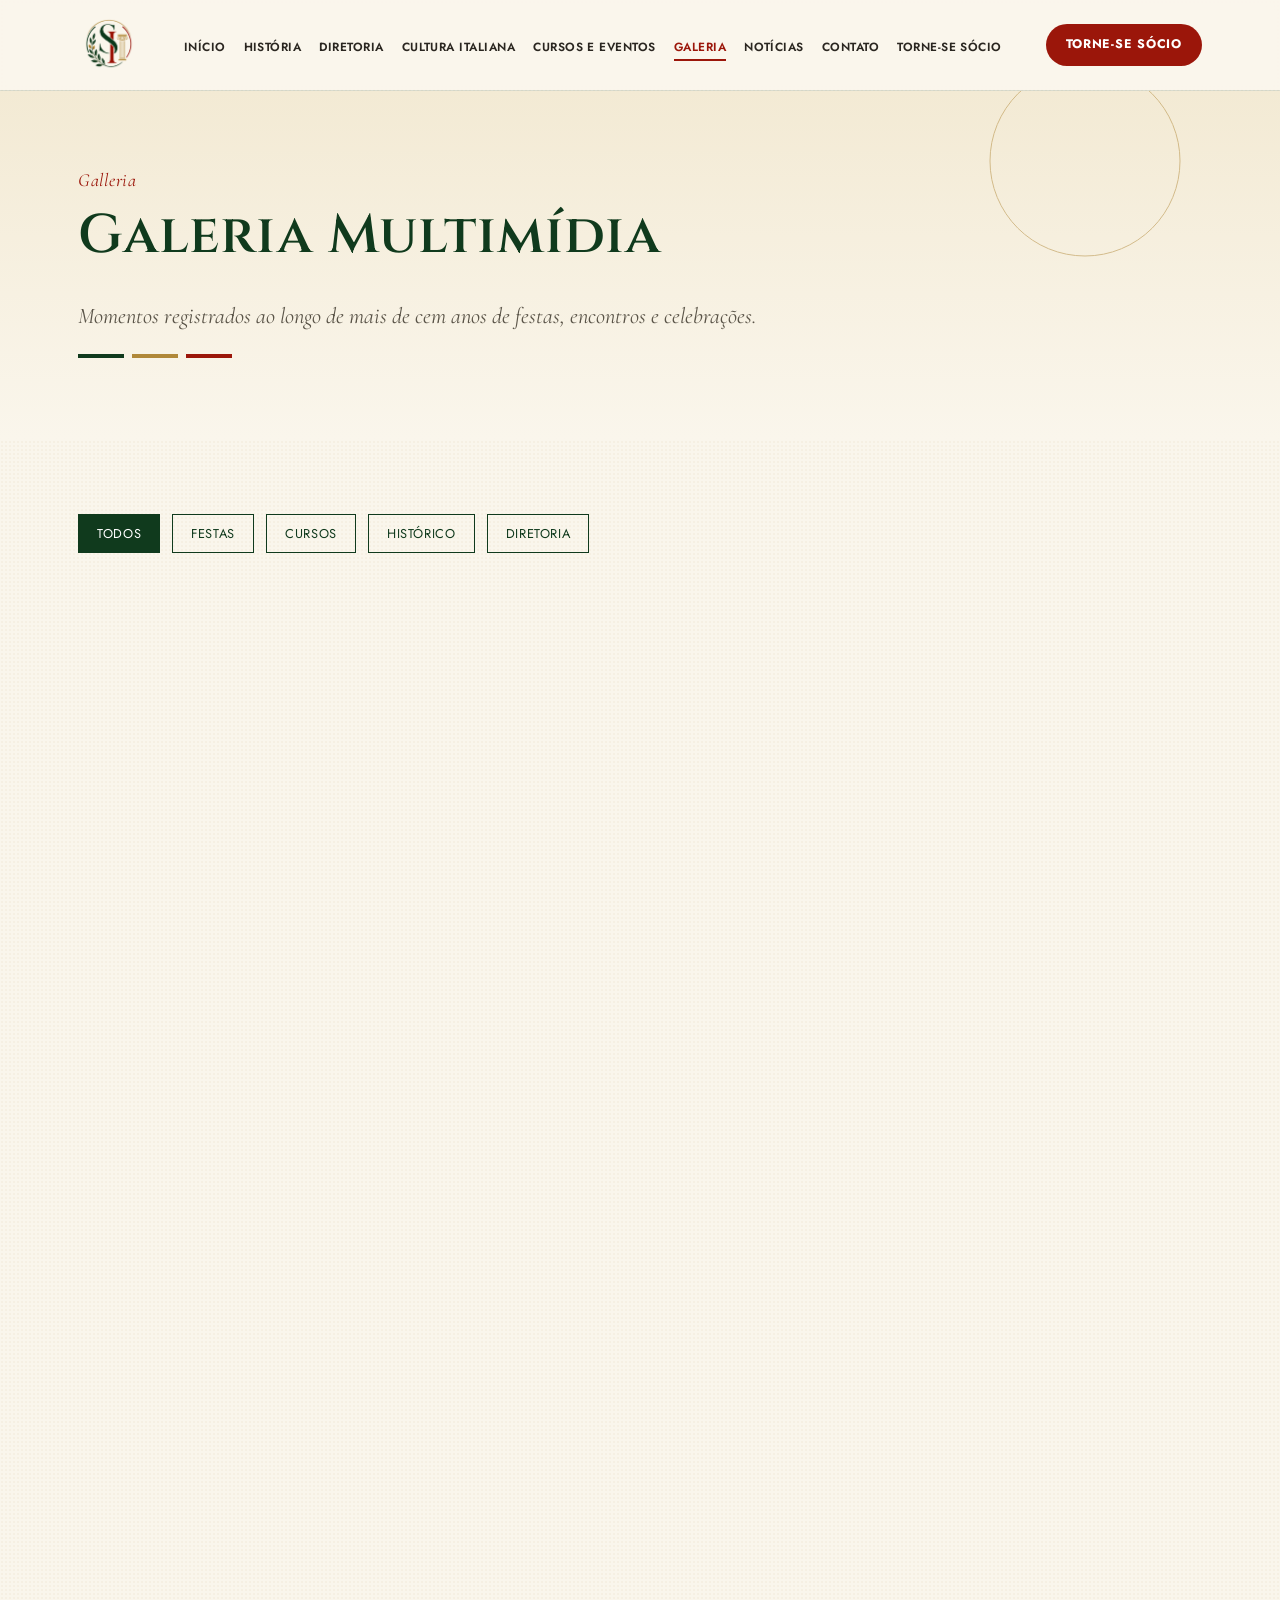
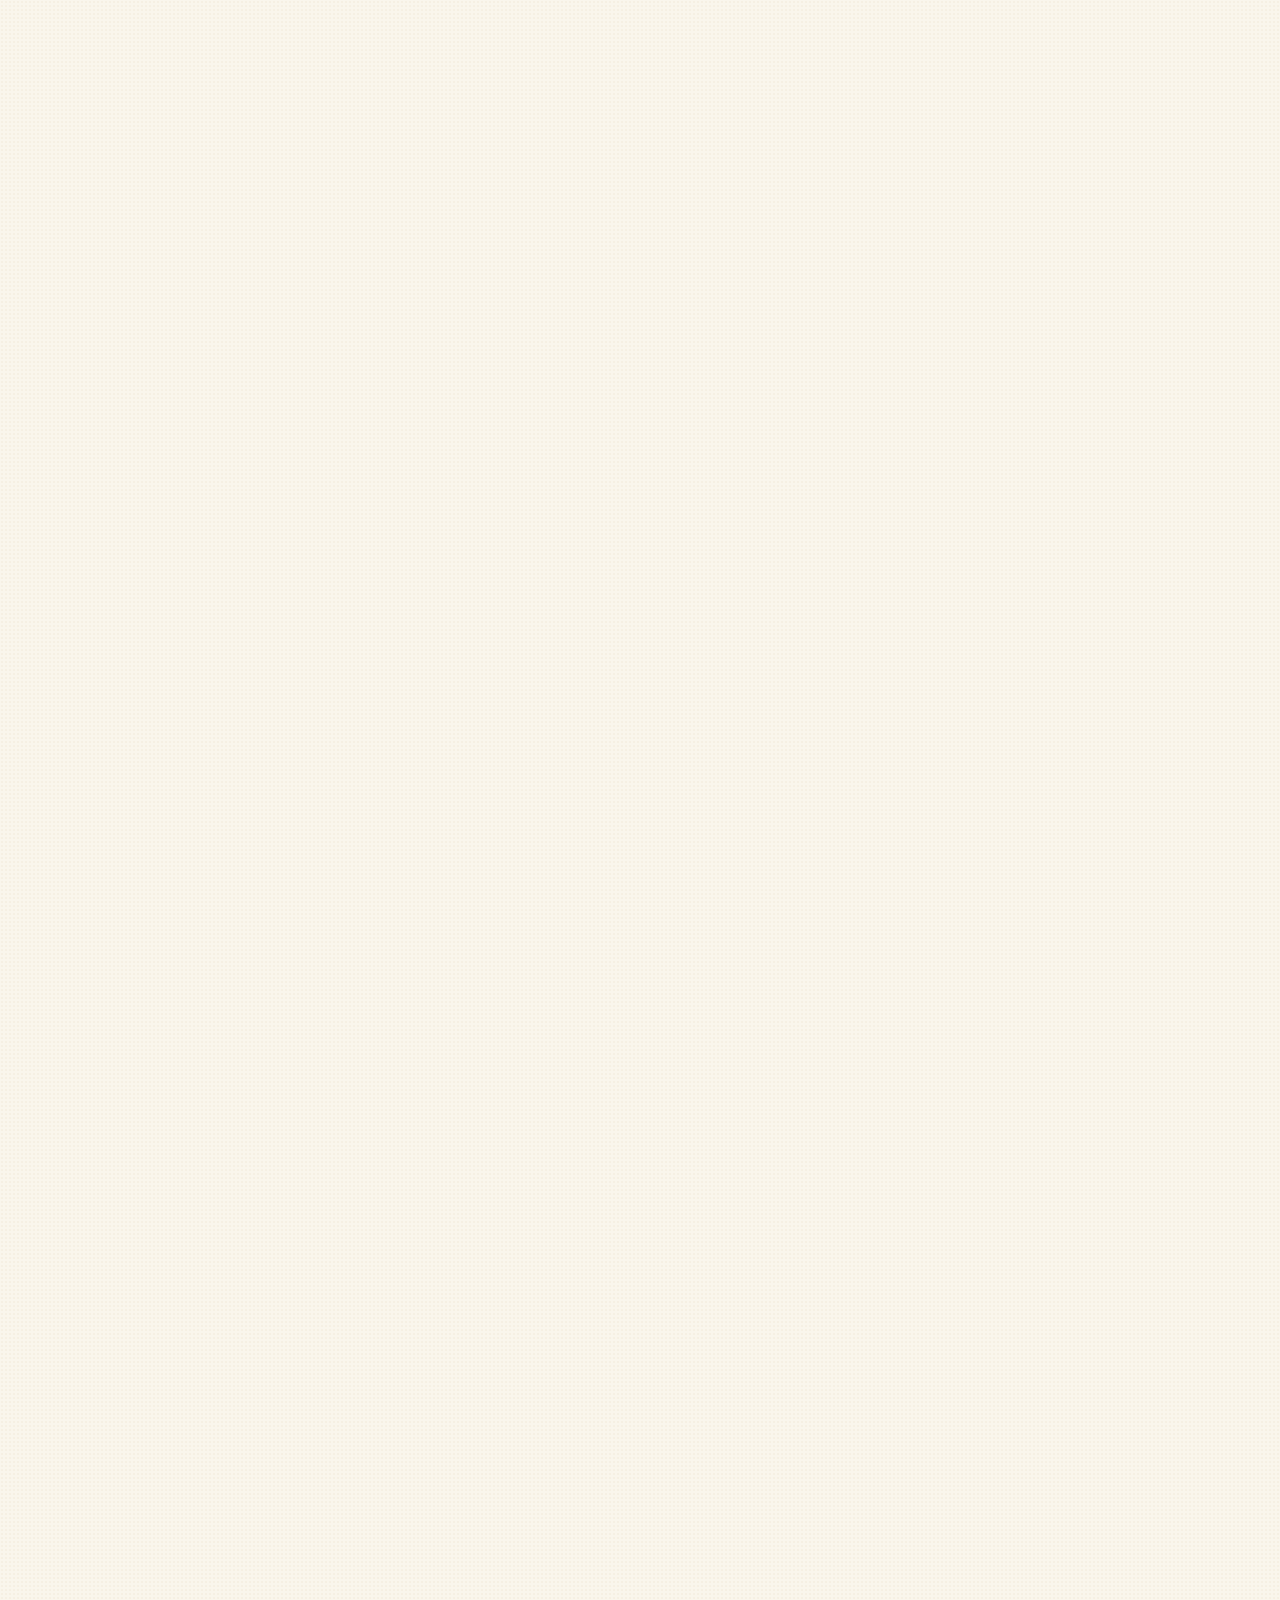
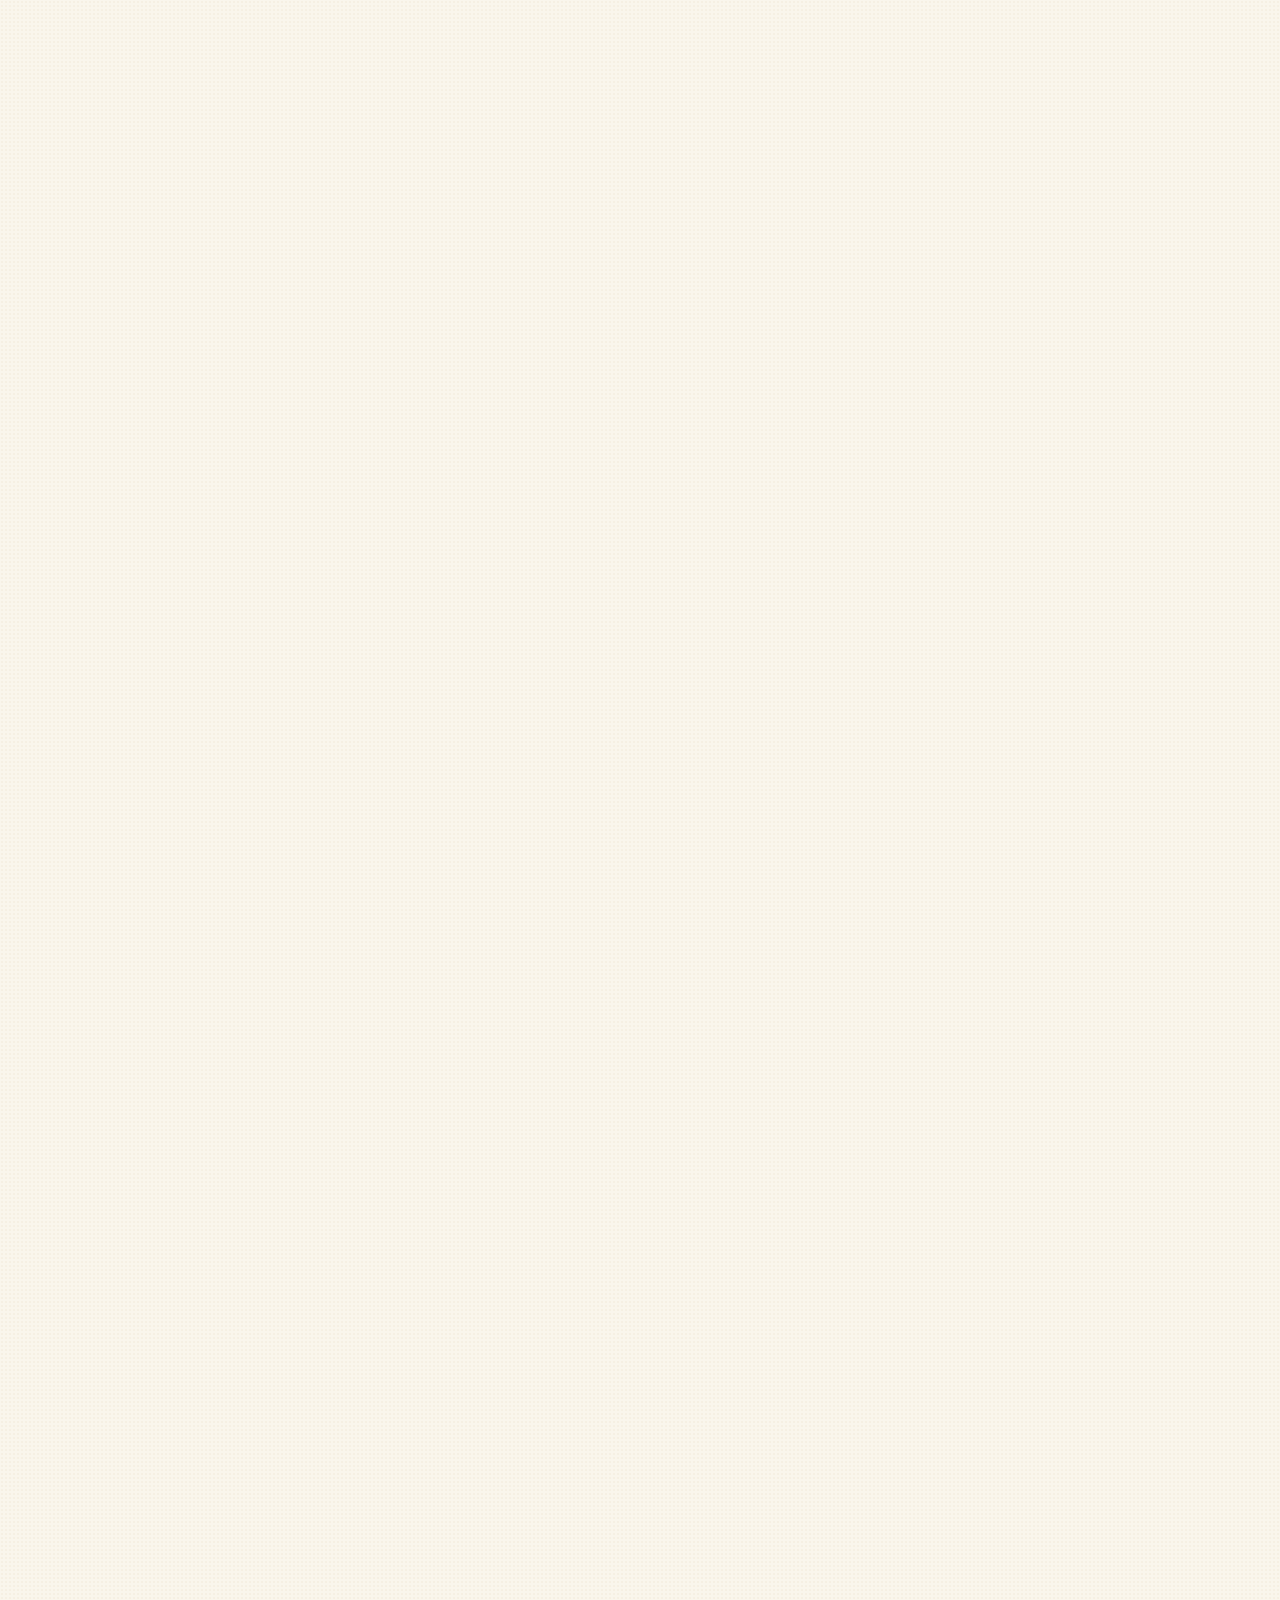
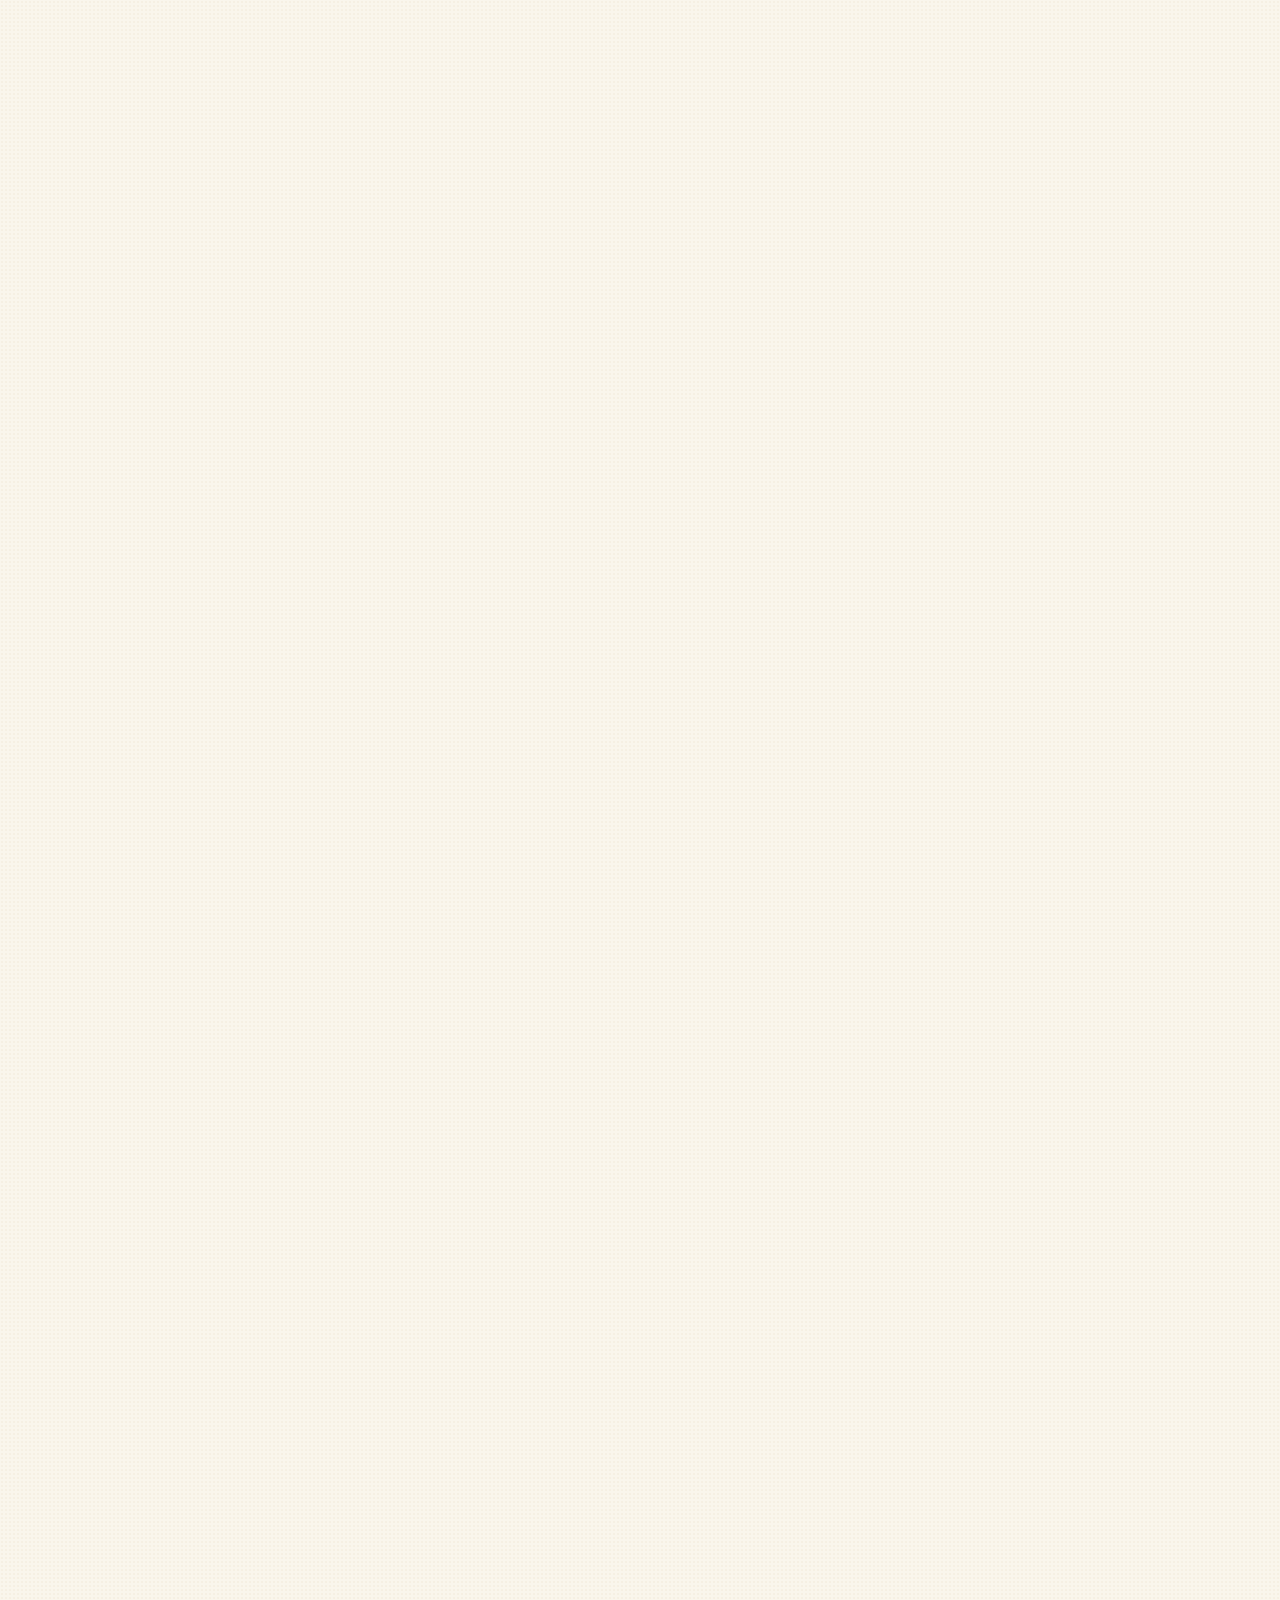
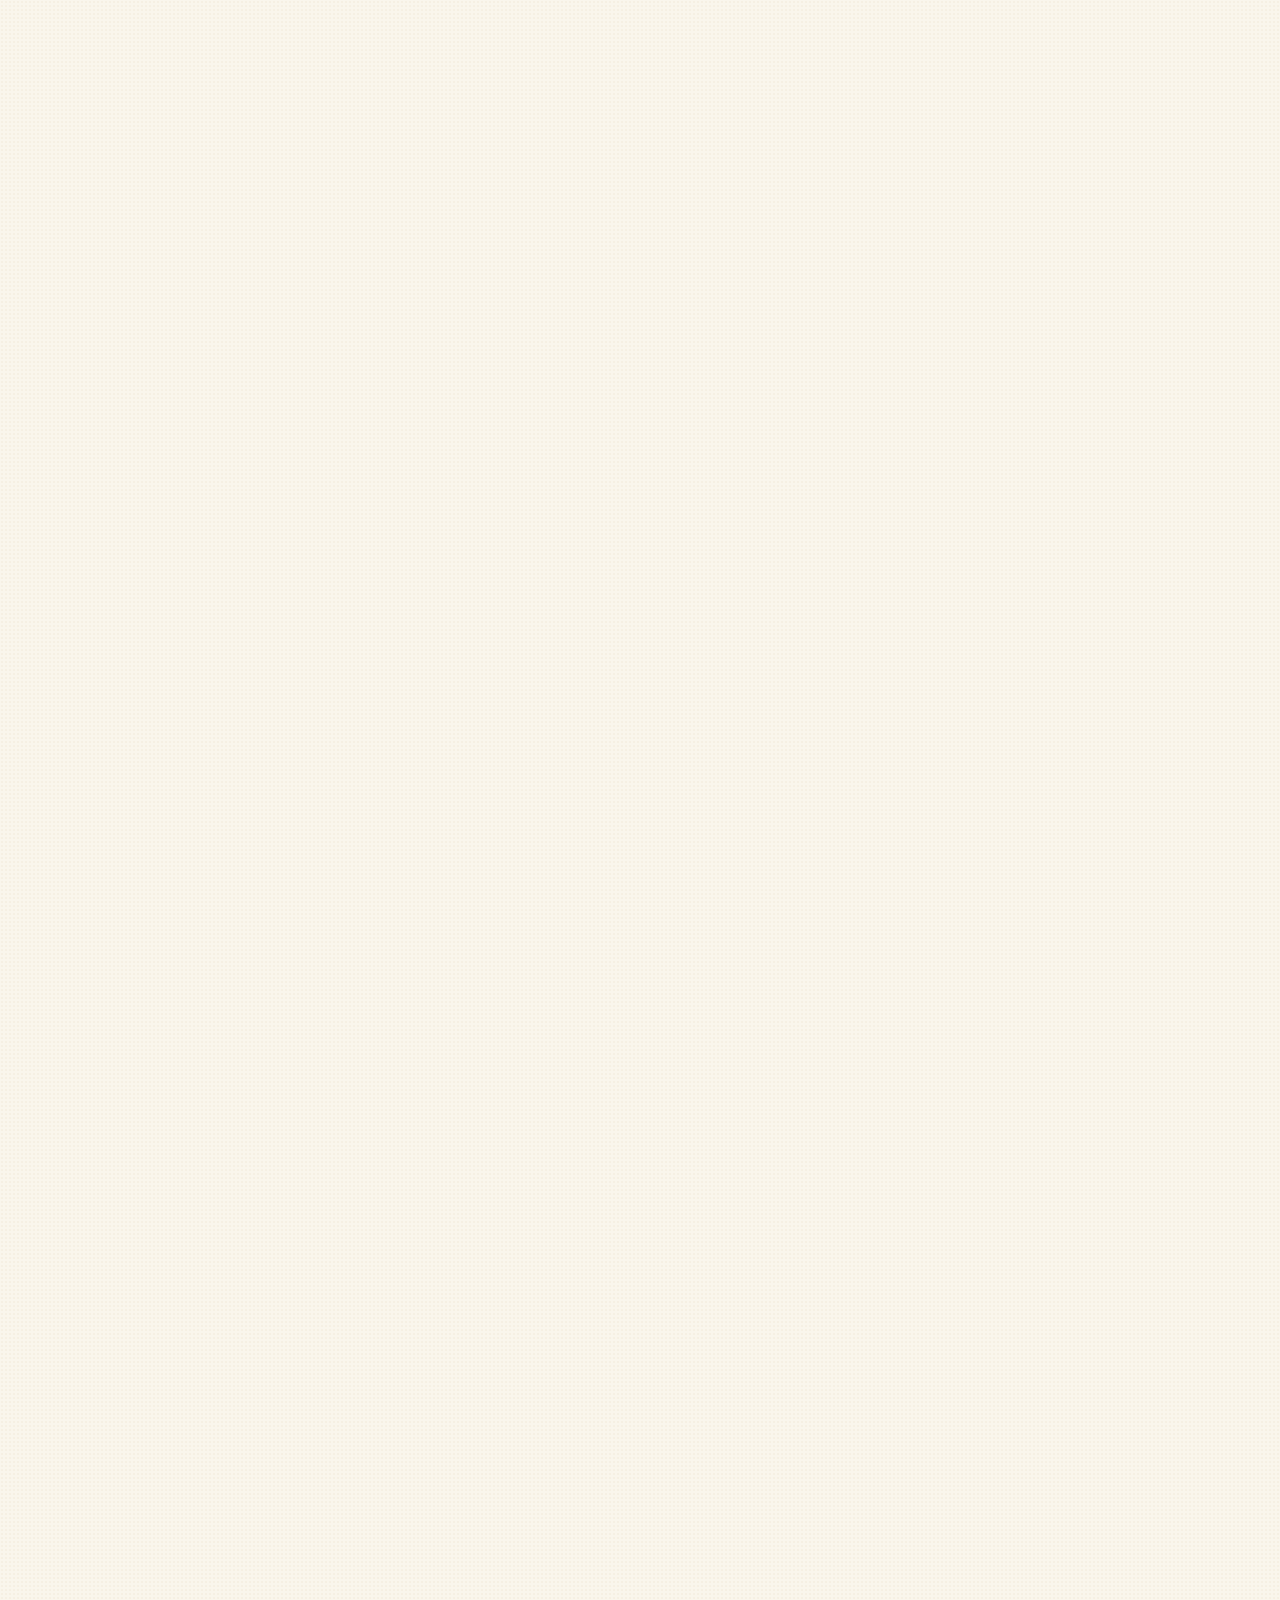
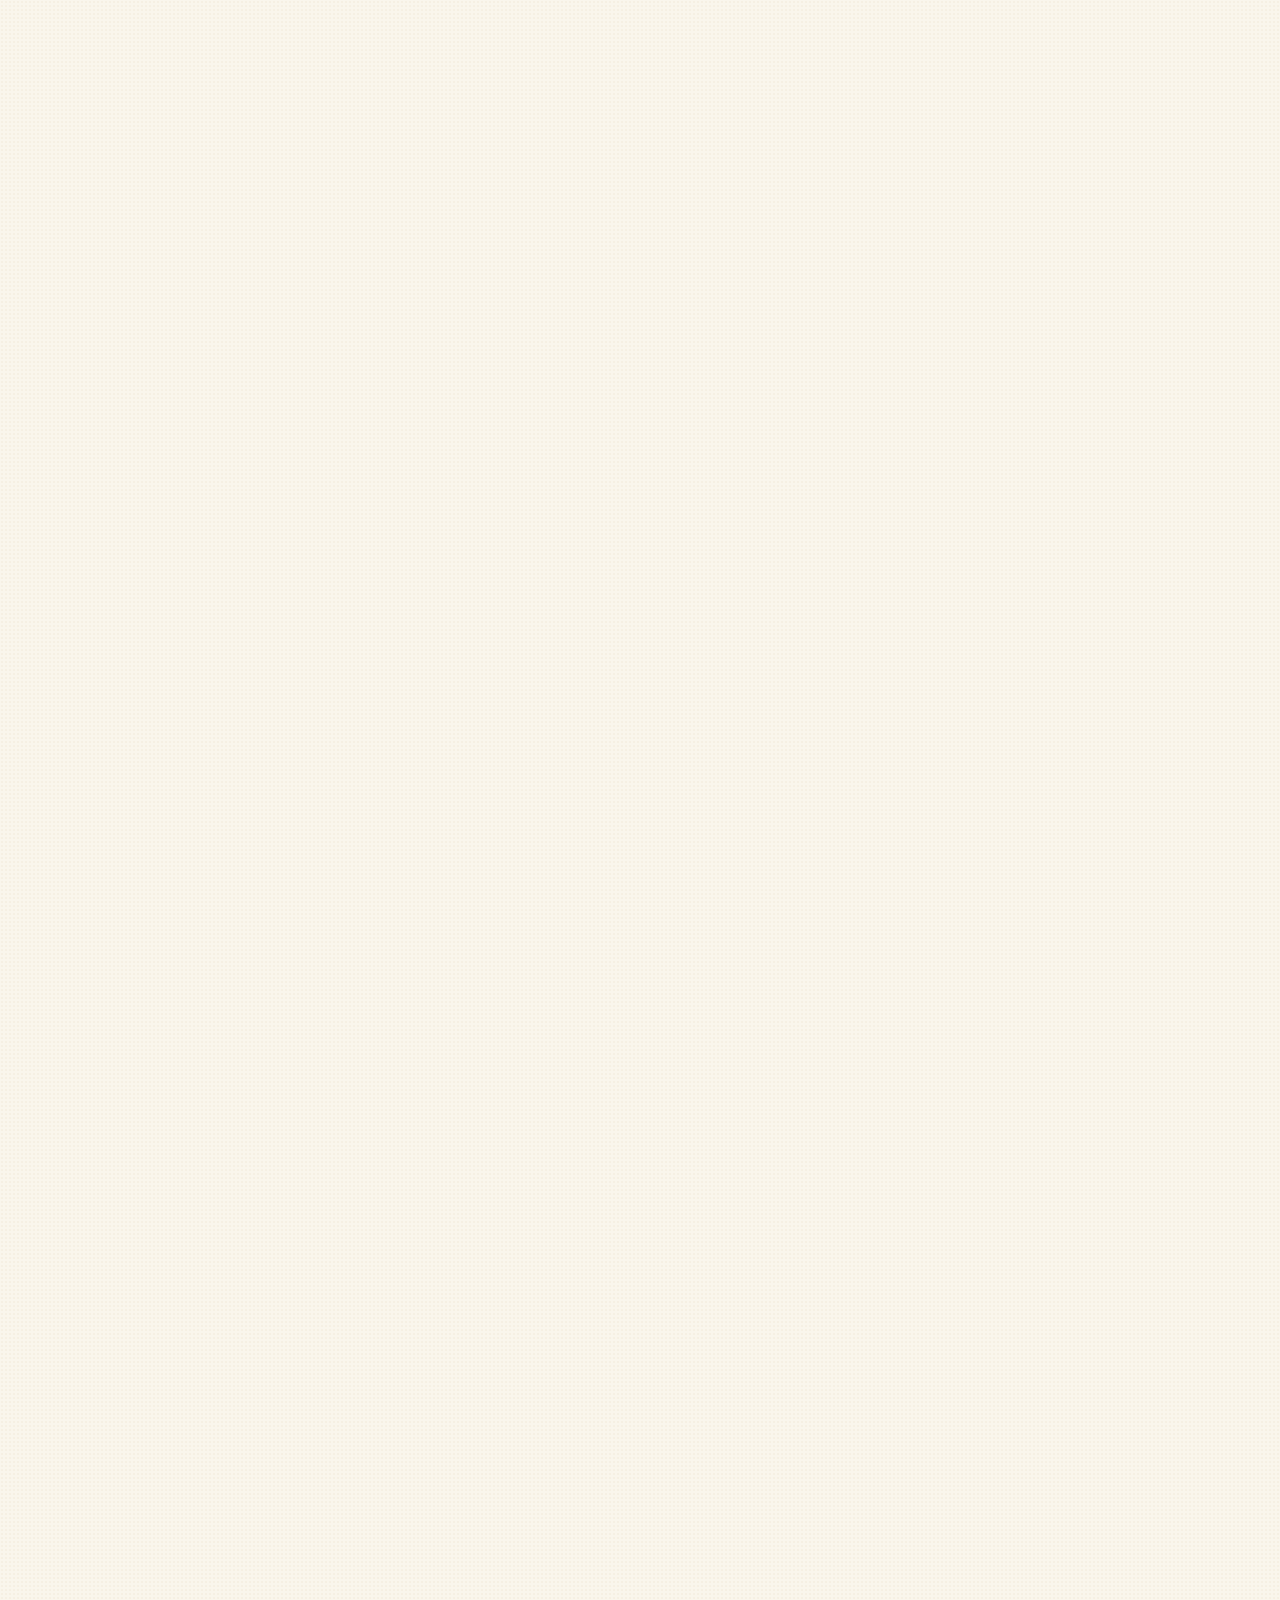
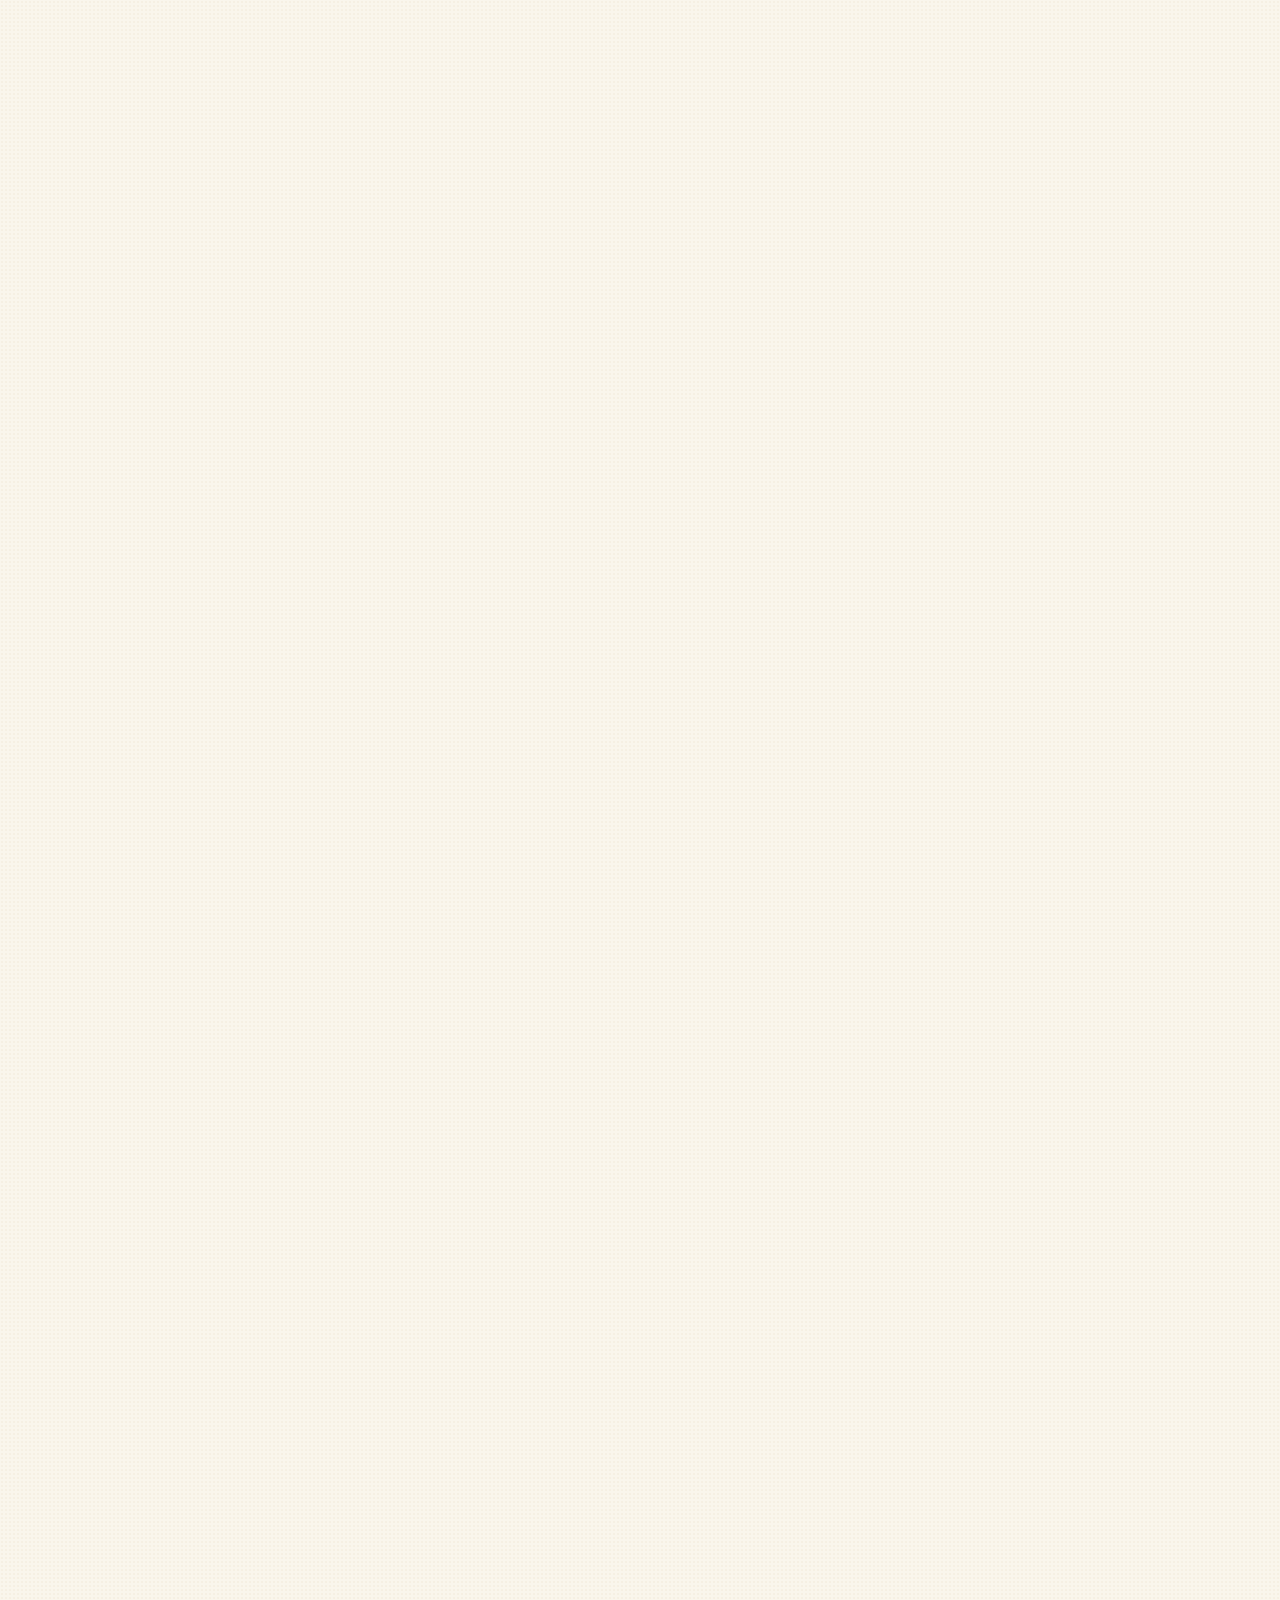
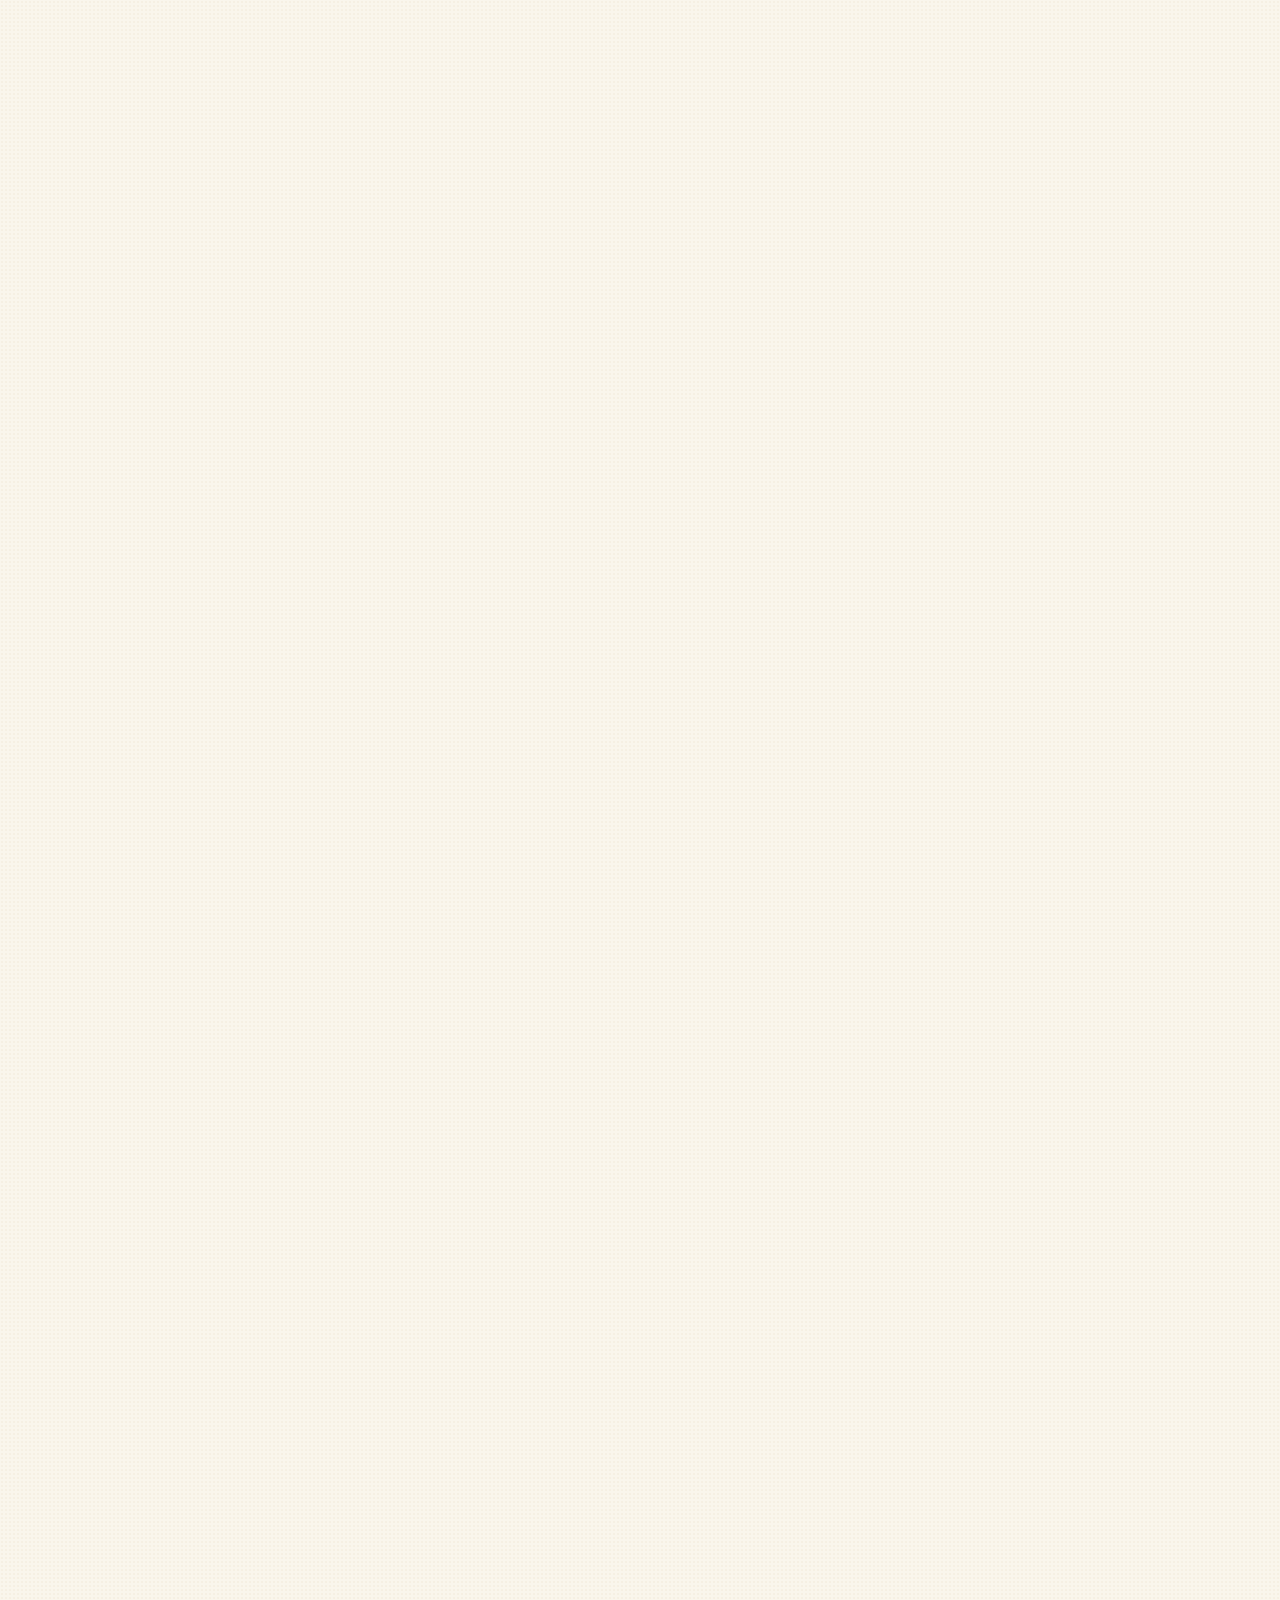
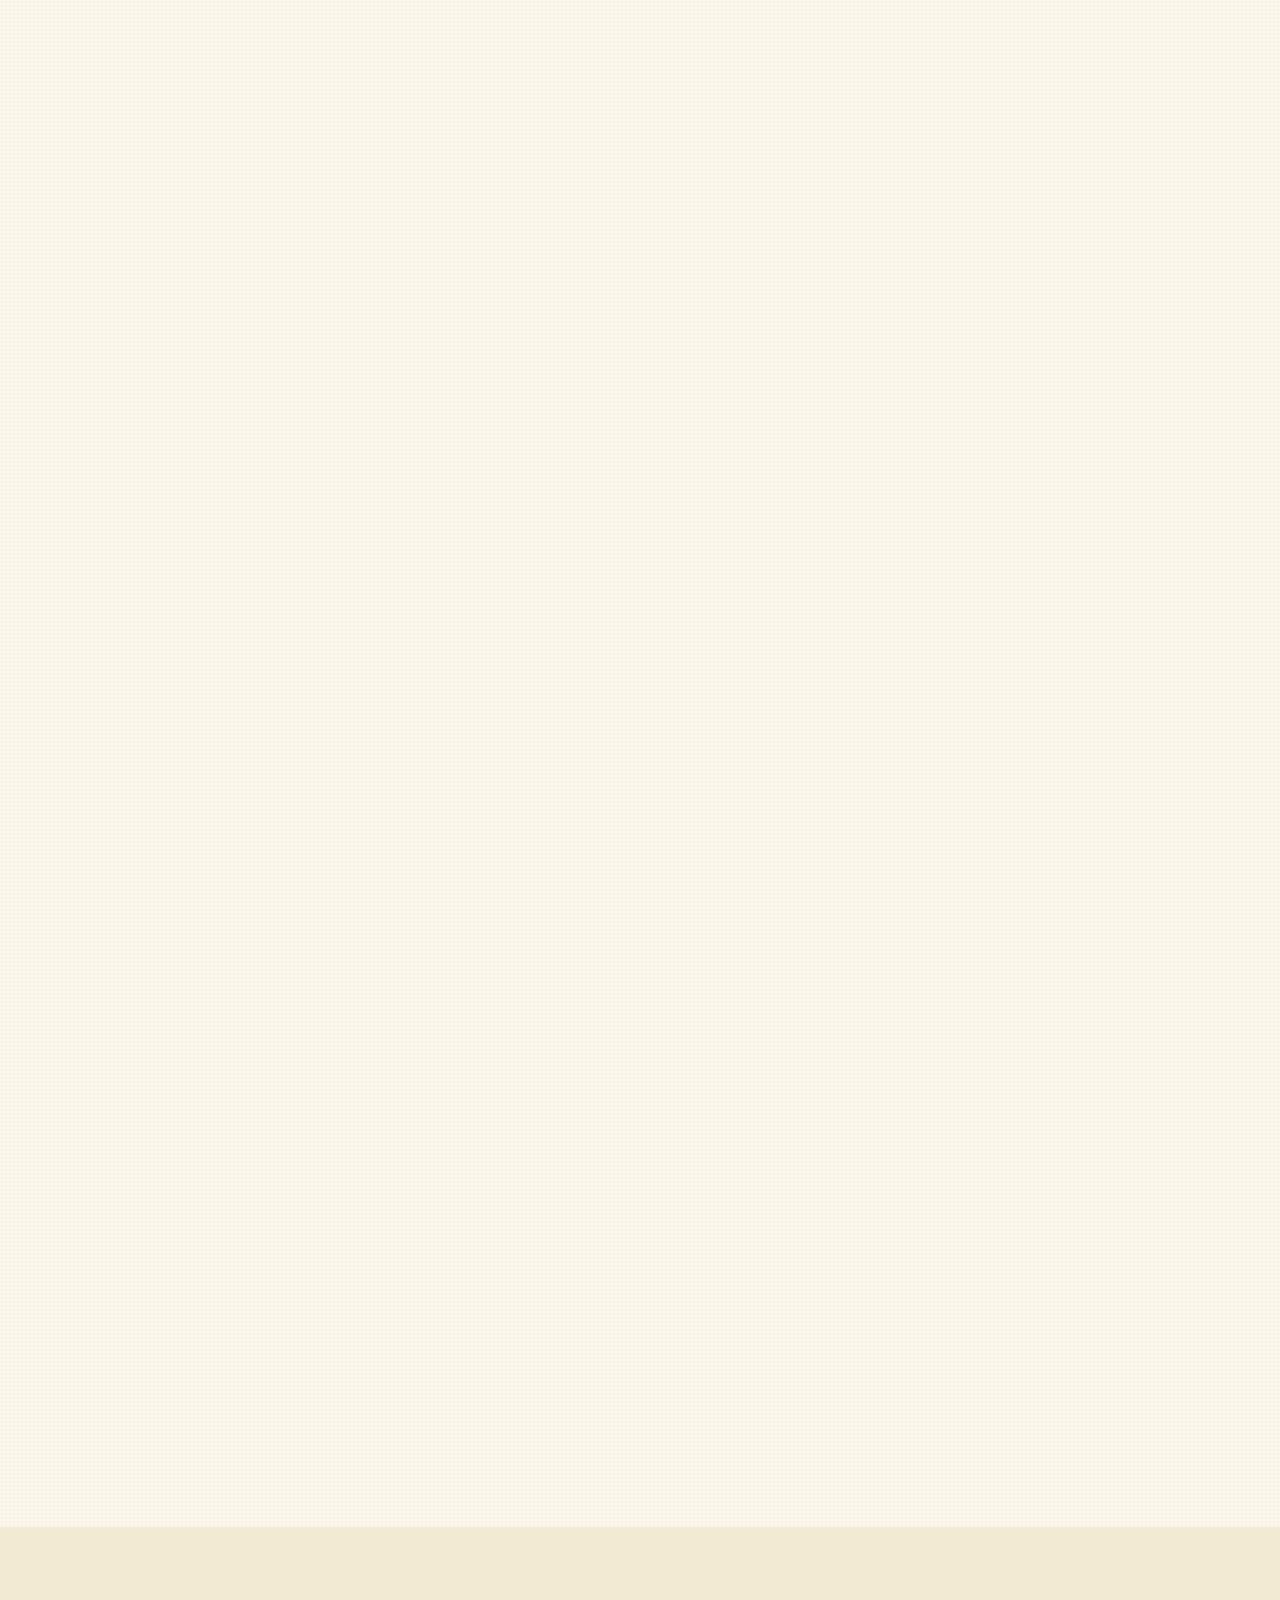
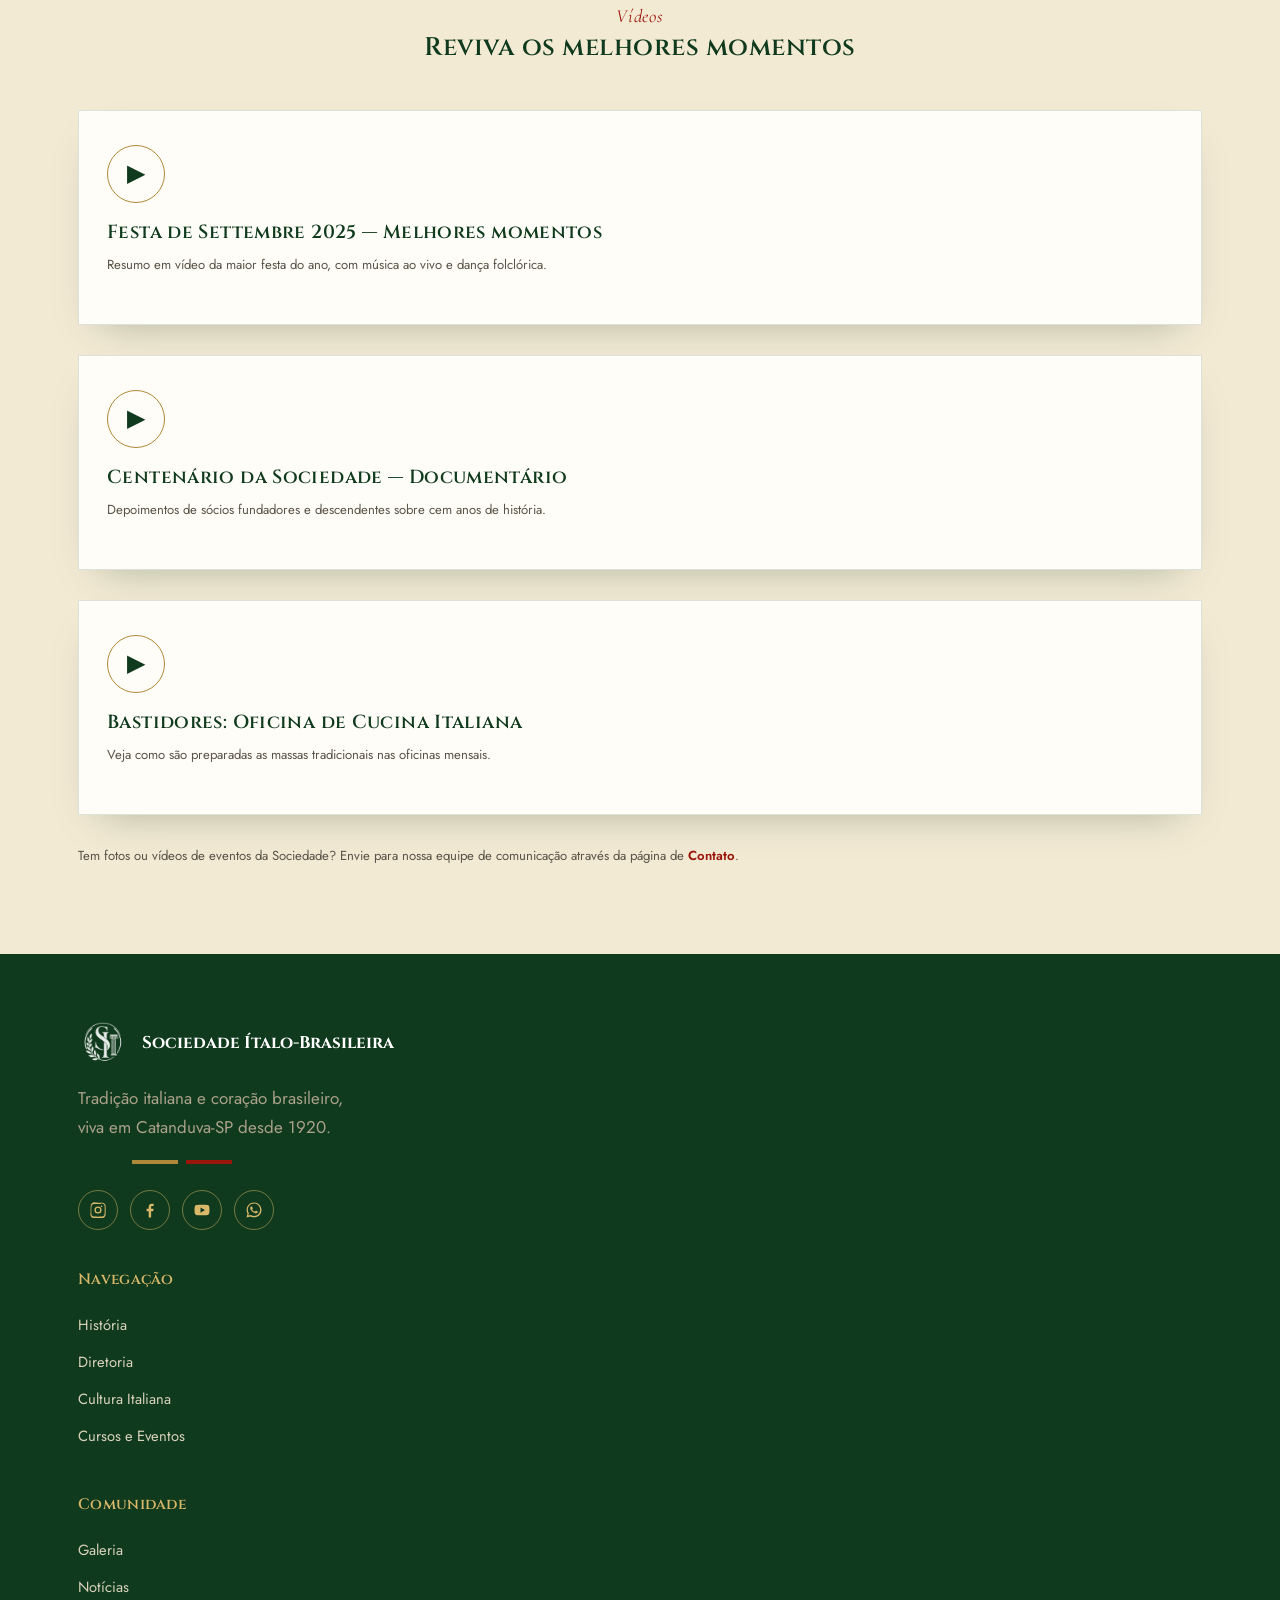
<file: galeria.html>
<!DOCTYPE html>
<html lang="pt-BR">
<head>
<meta charset="UTF-8">
<meta name="viewport" content="width=device-width, initial-scale=1.0">
<title>Galeria Multimídia | Sociedade Ítalo-Brasileira de Catanduva-SP</title>
<link rel="preconnect" href="https://fonts.googleapis.com">
<link rel="preconnect" href="https://fonts.gstatic.com" crossorigin>
<link href="https://fonts.googleapis.com/css2?family=Cinzel:wght@400;500;600;700&family=Jost:ital,wght@0,300;0,400;0,500;0,600;0,700;1,400&family=Cormorant+Garamond:ital,wght@0,500;1,500&display=swap" rel="stylesheet">
<link rel="icon" href="logo.png">
<link rel="stylesheet" href="style.css">
</head>
<body>

<header class="site-header">
  <div class="nav-wrap">
    <a class="brand" href="index.html">
      <img src="logo.png" alt="Sociedade Ítalo-Brasileira de Catanduva-SP">
    </a>
    <nav class="main-nav">
      <ul>
        <li><a href="index.html">Início</a></li>
        <li><a href="historia.html">História</a></li>
        <li><a href="diretoria.html">Diretoria</a></li>
        <li><a href="cultura.html">Cultura Italiana</a></li>
        <li><a href="cursos.html">Cursos e Eventos</a></li>
        <li><a href="galeria.html">Galeria</a></li>
        <li><a href="noticias.html">Notícias</a></li>
        <li><a href="contato.html">Contato</a></li>
        <li><a href="socio.html">Torne-se Sócio</a></li>
      </ul>
    </nav>
    <a href="socio.html" class="cta-pill header-cta">Torne-se Sócio</a>
    <button class="nav-toggle" aria-label="Abrir menu"><span></span><span></span><span></span></button>
  </div>
</header>

<section class="hero page-hero">
  <div class="container">
    <span class="eyebrow">Galleria</span>
    <h1>Galeria Multimídia</h1>
    <p class="lead" style="margin:0;">Momentos registrados ao longo de mais de cem anos de festas, encontros e celebrações.</p>
    <div class="tricolor"><span></span><span></span><span></span></div>
  </div>
</section>

<section>
  <div class="container">
    <div class="filters reveal">
      <button class="filter-btn active" data-filter="todos">Todos</button>
      <button class="filter-btn" data-filter="festas">Festas</button>
      <button class="filter-btn" data-filter="cursos">Cursos</button>
      <button class="filter-btn" data-filter="historico">Histórico</button>
      <button class="filter-btn" data-filter="diretoria">Diretoria</button>
    </div>

    <div class="gallery-grid reveal">
      <div class="gallery-item g1" data-cat="festas"><span class="tag">Festa de Settembre 2025</span></div>
      <div class="gallery-item g2" data-cat="historico"><span class="tag">Sede original, 1938</span></div>
      <div class="gallery-item g3" data-cat="cursos"><span class="tag">Turma de italiano 2026</span></div>
      <div class="gallery-item g4" data-cat="diretoria"><span class="tag">Posse da Diretoria 2026</span></div>
      <div class="gallery-item g2" data-cat="festas"><span class="tag">Natale in Famiglia 2025</span></div>
      <div class="gallery-item g3" data-cat="historico"><span class="tag">Centenário, 2020</span></div>
      <div class="gallery-item g1" data-cat="cursos"><span class="tag">Oficina de massas frescas</span></div>
      <div class="gallery-item g4" data-cat="festas"><span class="tag">Grupo de dança folclórica</span></div>
      <div class="gallery-item g3" data-cat="cursos"><span class="tag">Ensaio do coral</span></div>
      <div class="gallery-item g2" data-cat="diretoria"><span class="tag">Assembleia Geral 2025</span></div>
      <div class="gallery-item g1" data-cat="historico"><span class="tag">Fundadores, década de 1920</span></div>
      <div class="gallery-item g4" data-cat="festas"><span class="tag">Festa de San Giovanni</span></div>
    </div>
  </div>
</section>

<section class="section-alt">
  <div class="container">
    <div class="section-head center reveal">
      <span class="eyebrow">Vídeos</span>
      <h2>Reviva os melhores momentos</h2>
    </div>
    <div class="grid cols-3 reveal">
      <div class="card">
        <div class="icon-circle">▶</div>
        <h3>Festa de Settembre 2025 — Melhores momentos</h3>
        <p class="form-note">Resumo em vídeo da maior festa do ano, com música ao vivo e dança folclórica.</p>
      </div>
      <div class="card">
        <div class="icon-circle">▶</div>
        <h3>Centenário da Sociedade — Documentário</h3>
        <p class="form-note">Depoimentos de sócios fundadores e descendentes sobre cem anos de história.</p>
      </div>
      <div class="card">
        <div class="icon-circle">▶</div>
        <h3>Bastidores: Oficina de Cucina Italiana</h3>
        <p class="form-note">Veja como são preparadas as massas tradicionais nas oficinas mensais.</p>
      </div>
    </div>
    <p class="form-note reveal" style="margin-top:30px;">Tem fotos ou vídeos de eventos da Sociedade? Envie para nossa equipe de comunicação através da página de <a href="contato.html" style="color:var(--vermelho); font-weight:600;">Contato</a>.</p>
  </div>
</section>

<footer>
  <div class="container">
    <div class="footer-grid">
      <div>
        <div class="footer-brand">
          <img src="logo.png" alt="Logo">
          <strong style="color:#fff; font-family:'Cinzel',serif;">Sociedade Ítalo-Brasileira</strong>
        </div>
        <p style="color:#a9a18a; max-width:280px;">Tradição italiana e coração brasileiro, viva em Catanduva-SP desde 1920.</p>
        <div class="tricolor"><span></span><span></span><span></span></div>
        <div class="social-links">
          <a href="https://instagram.com/" target="_blank" rel="noopener" aria-label="Instagram">
            <svg viewBox="0 0 24 24"><path d="M12 2.2c3.2 0 3.6 0 4.85.07 1.17.05 1.97.24 2.43.4.61.24 1.05.52 1.51.98.46.46.74.9.98 1.51.16.46.35 1.26.4 2.43.07 1.25.07 1.65.07 4.85s0 3.6-.07 4.85c-.05 1.17-.24 1.97-.4 2.43-.24.61-.52 1.05-.98 1.51-.46.46-.9.74-1.51.98-.46.16-1.26.35-2.43.4-1.25.07-1.65.07-4.85.07s-3.6 0-4.85-.07c-1.17-.05-1.97-.24-2.43-.4-.61-.24-1.05-.52-1.51-.98-.46-.46-.74-.9-.98-1.51-.16-.46-.35-1.26-.4-2.43C2.2 15.6 2.2 15.2 2.2 12s0-3.6.07-4.85c.05-1.17.24-1.97.4-2.43.24-.61.52-1.05.98-1.51.46-.46.9-.74 1.51-.98.46-.16 1.26-.35 2.43-.4C8.4 2.2 8.8 2.2 12 2.2zm0 1.8c-3.15 0-3.52 0-4.76.07-.96.04-1.48.2-1.83.34-.46.18-.79.39-1.13.74-.35.34-.56.67-.74 1.13-.14.35-.3.87-.34 1.83C3.13 8.48 3.13 8.85 3.13 12s0 3.52.07 4.76c.04.96.2 1.48.34 1.83.18.46.39.79.74 1.13.34.35.67.56 1.13.74.35.14.87.3 1.83.34 1.24.07 1.61.07 4.76.07s3.52 0 4.76-.07c.96-.04 1.48-.2 1.83-.34.46-.18.79-.39 1.13-.74.35-.34.56-.67.74-1.13.14-.35.3-.87.34-1.83.07-1.24.07-1.61.07-4.76s0-3.52-.07-4.76c-.04-.96-.2-1.48-.34-1.83a3.02 3.02 0 00-.74-1.13 3.02 3.02 0 00-1.13-.74c-.35-.14-.87-.3-1.83-.34C15.52 4 15.15 4 12 4zm0 3.27a4.73 4.73 0 110 9.46 4.73 4.73 0 010-9.46zm0 1.8a2.93 2.93 0 100 5.86 2.93 2.93 0 000-5.86zm5.86-2a1.1 1.1 0 11-2.2 0 1.1 1.1 0 012.2 0z"/></svg>
          </a>
          <a href="https://facebook.com/" target="_blank" rel="noopener" aria-label="Facebook">
            <svg viewBox="0 0 24 24"><path d="M13.5 22v-8.4h2.82l.42-3.27h-3.24V8.24c0-.95.26-1.6 1.63-1.6h1.74V3.73C16.56 3.65 15.57 3.56 14.4 3.56c-2.45 0-4.13 1.5-4.13 4.24v2.53H7.44v3.27h2.83V22h3.23z"/></svg>
          </a>
          <a href="https://youtube.com/" target="_blank" rel="noopener" aria-label="YouTube">
            <svg viewBox="0 0 24 24"><path d="M21.58 7.2c-.23-.86-.9-1.54-1.76-1.77C18.25 5 12 5 12 5s-6.25 0-7.82.43c-.86.23-1.53.91-1.76 1.77C2 8.78 2 12 2 12s0 3.22.42 4.8c.23.86.9 1.54 1.76 1.77C5.75 19 12 19 12 19s6.25 0 7.82-.43c.86-.23 1.53-.91 1.76-1.77C22 15.22 22 12 22 12s0-3.22-.42-4.8zM10 15.5v-7l6 3.5-6 3.5z"/></svg>
          </a>
          <a href="https://wa.me/5517991000000" target="_blank" rel="noopener" aria-label="WhatsApp">
            <svg viewBox="0 0 24 24"><path d="M12.04 2C6.58 2 2.13 6.45 2.13 11.91c0 1.75.46 3.39 1.26 4.81L2 22l5.41-1.36a9.86 9.86 0 004.63 1.15h.01c5.46 0 9.91-4.45 9.91-9.91C21.96 6.45 17.5 2 12.04 2zm0 17.93h-.01a8.18 8.18 0 01-4.16-1.14l-.3-.18-3.21.81.86-3.13-.2-.32a8.2 8.2 0 01-1.26-4.36c0-4.52 3.68-8.2 8.2-8.2 2.19 0 4.25.86 5.8 2.41a8.14 8.14 0 012.4 5.79c0 4.52-3.68 8.32-8.12 8.32zm4.49-6.13c-.25-.12-1.46-.72-1.69-.8-.23-.08-.39-.12-.56.12-.16.25-.64.8-.79.96-.14.16-.29.18-.54.06-.25-.12-1.04-.38-1.99-1.22-.74-.65-1.23-1.46-1.38-1.71-.14-.25-.02-.38.11-.5.11-.11.25-.29.37-.43.12-.14.16-.25.25-.41.08-.16.04-.31-.02-.43-.06-.12-.56-1.34-.76-1.83-.2-.48-.41-.42-.56-.42-.14-.01-.31-.01-.48-.01-.16 0-.43.06-.66.31-.23.25-.86.84-.86 2.04 0 1.2.88 2.37 1 2.53.12.16 1.73 2.64 4.2 3.7.59.25 1.04.4 1.4.51.59.19 1.12.16 1.55.1.47-.07 1.46-.6 1.66-1.18.21-.58.21-1.07.14-1.18-.06-.1-.23-.16-.48-.28z"/></svg>
          </a>
        </div>
      </div>
      <div>
        <h4>Navegação</h4>
        <a href="historia.html">História</a>
        <a href="diretoria.html">Diretoria</a>
        <a href="cultura.html">Cultura Italiana</a>
        <a href="cursos.html">Cursos e Eventos</a>
      </div>
      <div>
        <h4>Comunidade</h4>
        <a href="galeria.html">Galeria</a>
        <a href="noticias.html">Notícias</a>
        <a href="socio.html">Torne-se Sócio</a>
        <a href="contato.html">Contato</a>
      </div>
      <div>
        <h4>Contato</h4>
        <a href="#">Rua das Palmeiras, 540 — Centro</a>
        <a href="#">Catanduva — SP</a>
        <a href="#">(17) 3522-0000</a>
        <a href="#">contato@sociedadeitalobrasileira.org.br</a>
      </div>
    </div>
    <div class="footer-bottom">
      <span>© 2026 Sociedade Ítalo-Brasileira de Catanduva-SP. Todos os direitos reservados.</span>
      <span>Desde 1920 — Tradizione e Famiglia</span>
    </div>
  </div>
</footer>

<script src="script.js"></script>
</body>
</html>
</file>
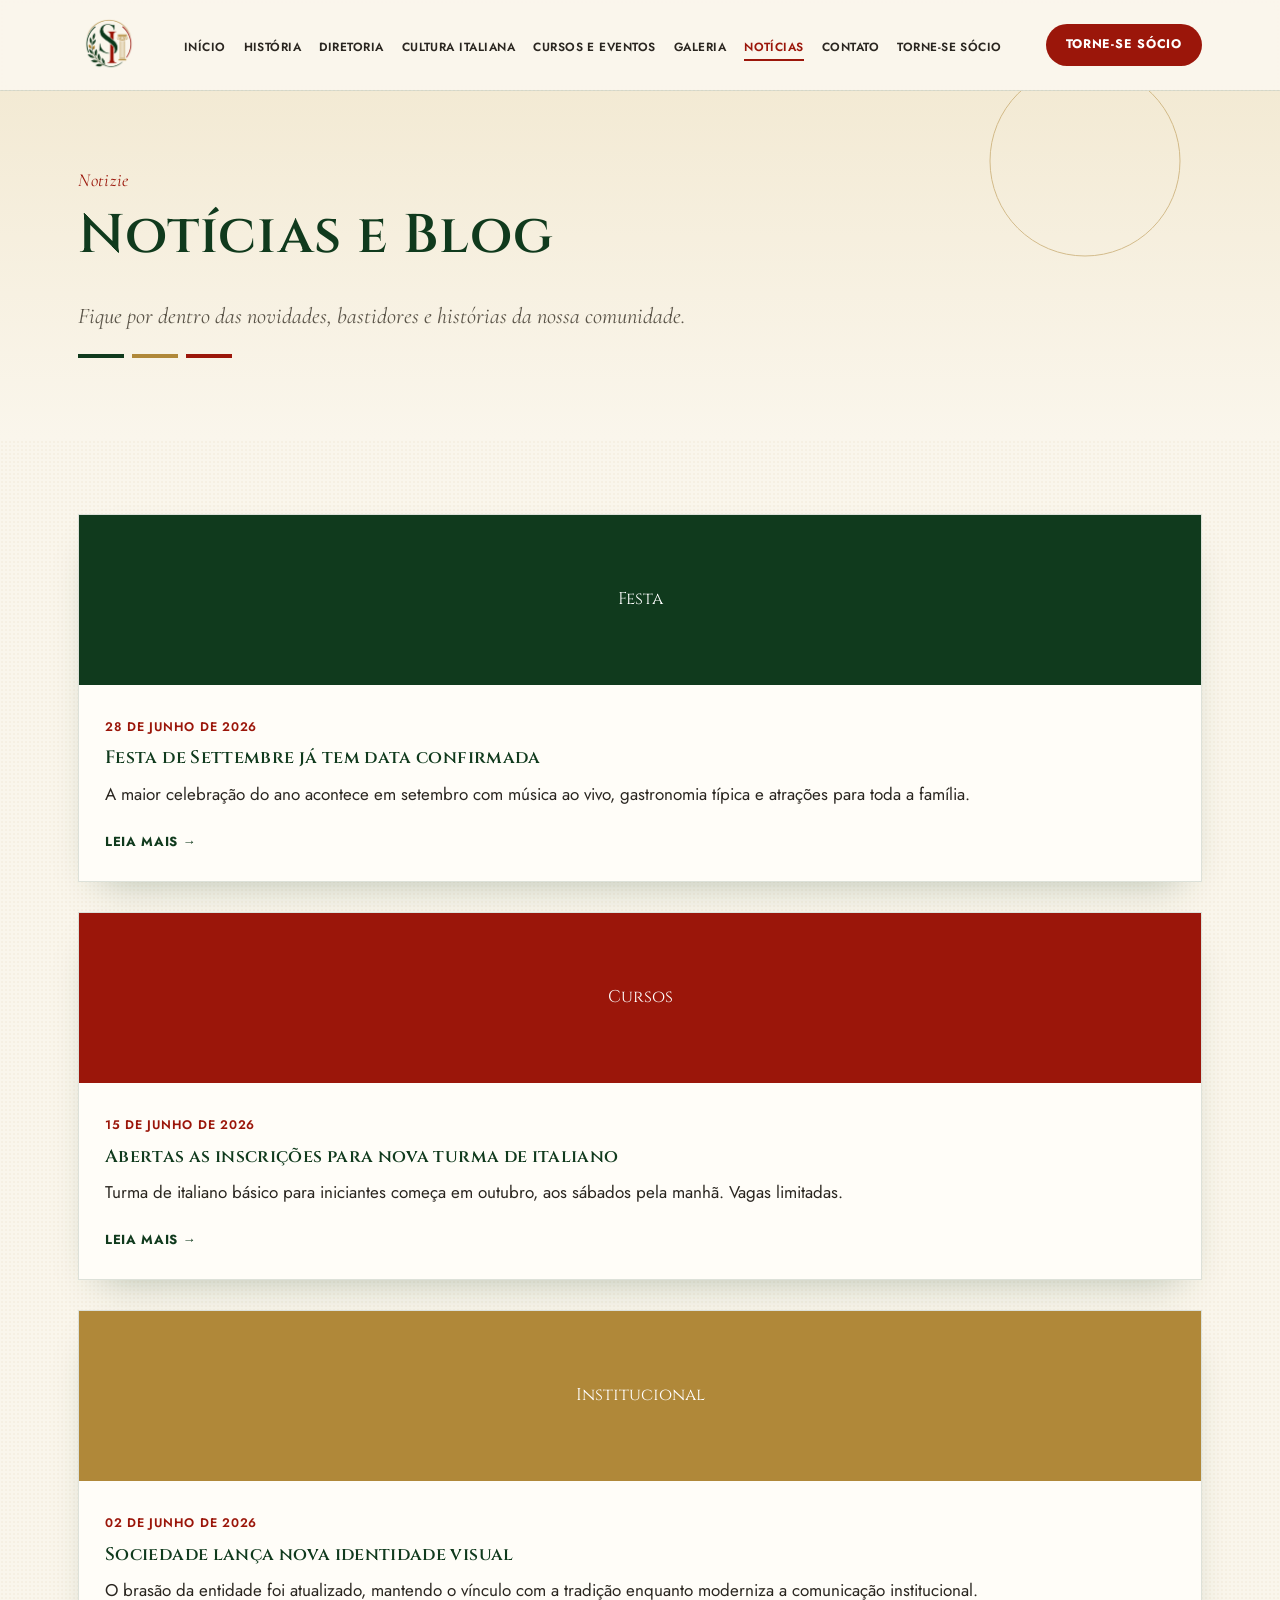
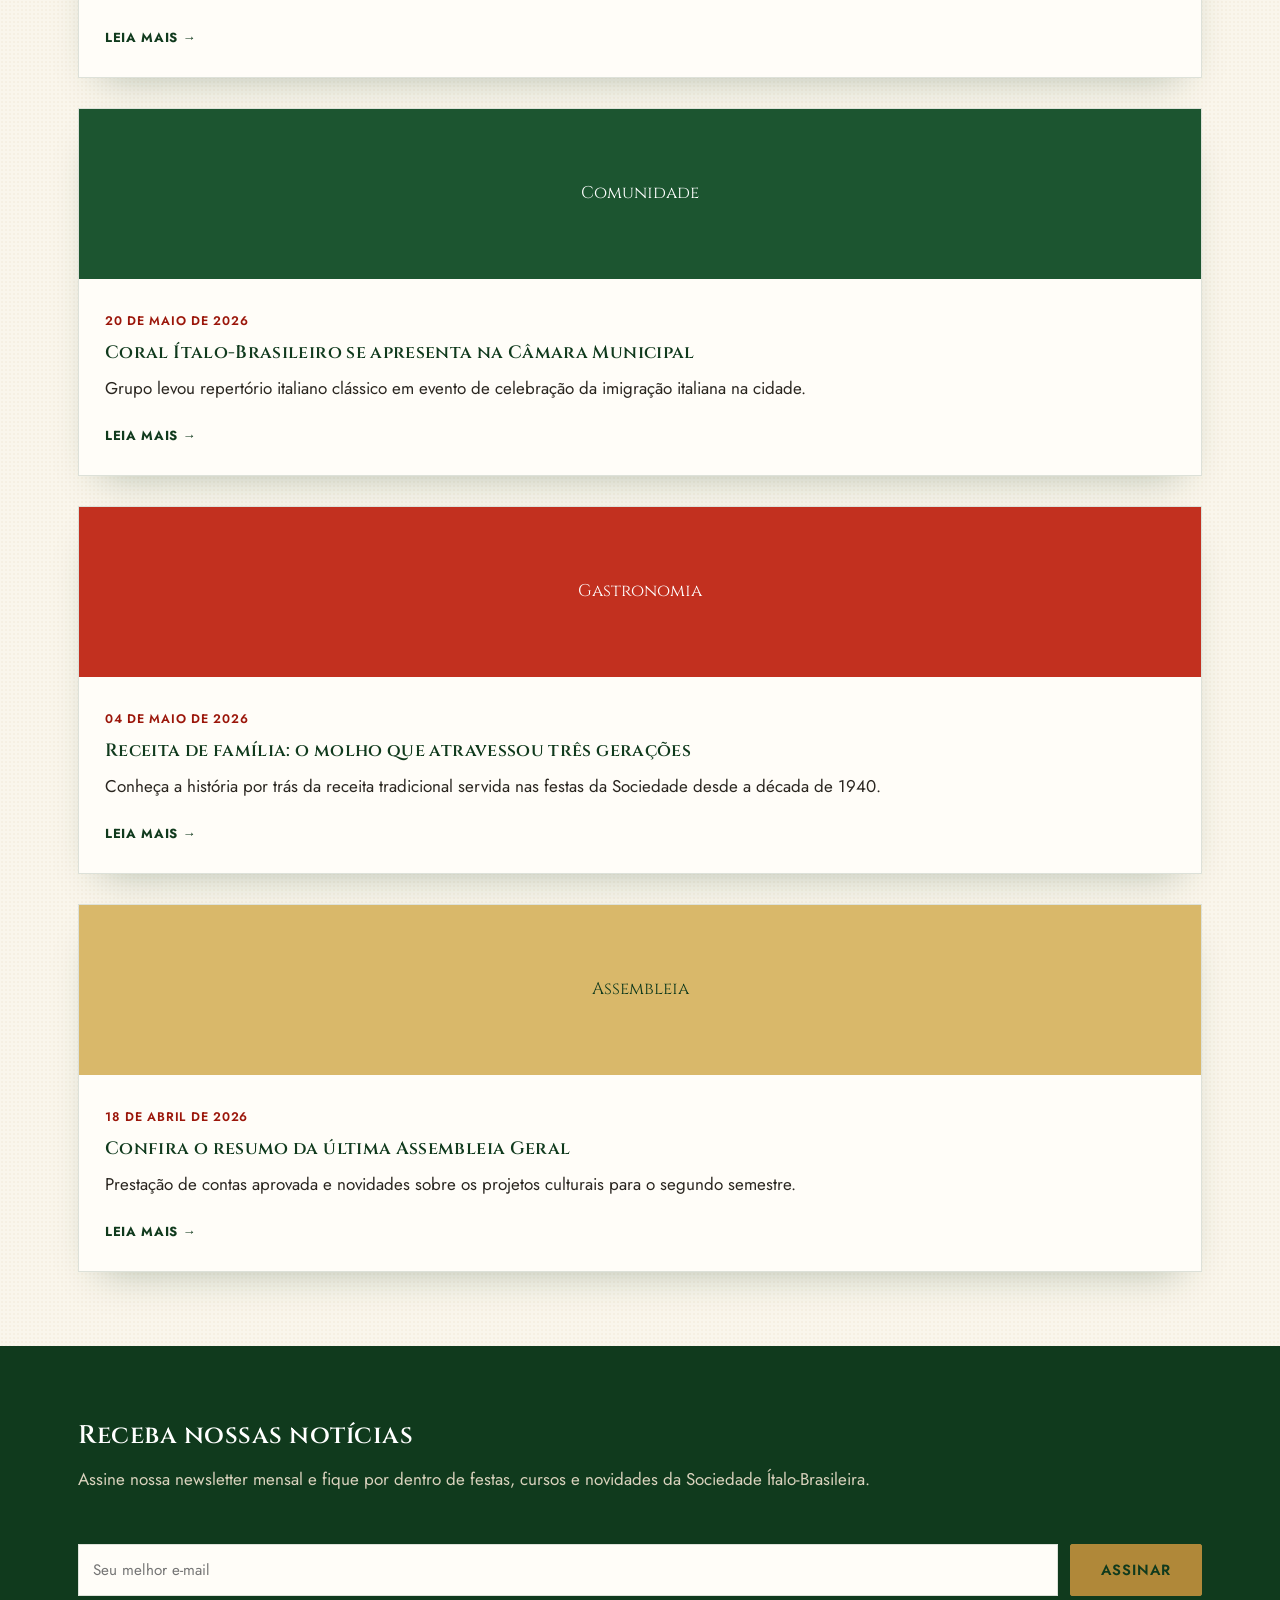
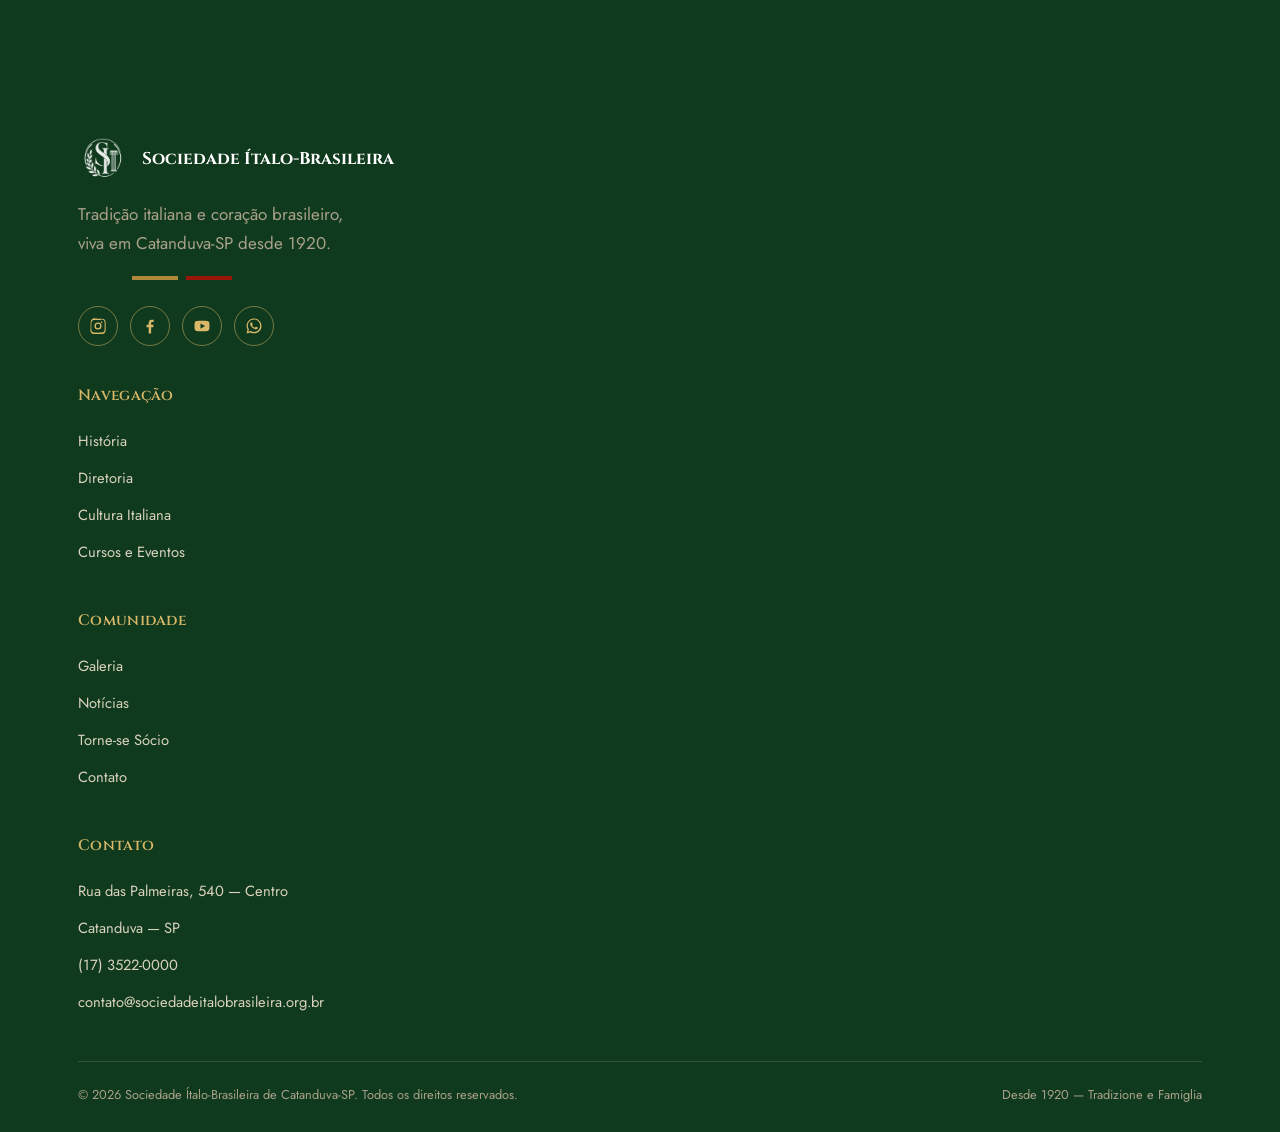
<file: noticias.html>
<!DOCTYPE html>
<html lang="pt-BR">
<head>
<meta charset="UTF-8">
<meta name="viewport" content="width=device-width, initial-scale=1.0">
<title>Notícias e Blog | Sociedade Ítalo-Brasileira de Catanduva-SP</title>
<link rel="preconnect" href="https://fonts.googleapis.com">
<link rel="preconnect" href="https://fonts.gstatic.com" crossorigin>
<link href="https://fonts.googleapis.com/css2?family=Cinzel:wght@400;500;600;700&family=Jost:ital,wght@0,300;0,400;0,500;0,600;0,700;1,400&family=Cormorant+Garamond:ital,wght@0,500;1,500&display=swap" rel="stylesheet">
<link rel="icon" href="logo.png">
<link rel="stylesheet" href="style.css">
</head>
<body>

<header class="site-header">
  <div class="nav-wrap">
    <a class="brand" href="index.html">
      <img src="logo.png" alt="Sociedade Ítalo-Brasileira de Catanduva-SP">
    </a>
    <nav class="main-nav">
      <ul>
        <li><a href="index.html">Início</a></li>
        <li><a href="historia.html">História</a></li>
        <li><a href="diretoria.html">Diretoria</a></li>
        <li><a href="cultura.html">Cultura Italiana</a></li>
        <li><a href="cursos.html">Cursos e Eventos</a></li>
        <li><a href="galeria.html">Galeria</a></li>
        <li><a href="noticias.html">Notícias</a></li>
        <li><a href="contato.html">Contato</a></li>
        <li><a href="socio.html">Torne-se Sócio</a></li>
      </ul>
    </nav>
    <a href="socio.html" class="cta-pill header-cta">Torne-se Sócio</a>
    <button class="nav-toggle" aria-label="Abrir menu"><span></span><span></span><span></span></button>
  </div>
</header>

<section class="hero page-hero">
  <div class="container">
    <span class="eyebrow">Notizie</span>
    <h1>Notícias e Blog</h1>
    <p class="lead" style="margin:0;">Fique por dentro das novidades, bastidores e histórias da nossa comunidade.</p>
    <div class="tricolor"><span></span><span></span><span></span></div>
  </div>
</section>

<section>
  <div class="container">
    <div class="grid cols-3 reveal">
      <article class="post-card">
        <div class="post-thumb" style="background:var(--verde)">Festa</div>
        <div class="post-body">
          <span class="post-date">28 de junho de 2026</span>
          <h3>Festa de Settembre já tem data confirmada</h3>
          <p>A maior celebração do ano acontece em setembro com música ao vivo, gastronomia típica e atrações para toda a família.</p>
          <a class="read-more" href="#">Leia mais</a>
        </div>
      </article>
      <article class="post-card">
        <div class="post-thumb" style="background:var(--vermelho)">Cursos</div>
        <div class="post-body">
          <span class="post-date">15 de junho de 2026</span>
          <h3>Abertas as inscrições para nova turma de italiano</h3>
          <p>Turma de italiano básico para iniciantes começa em outubro, aos sábados pela manhã. Vagas limitadas.</p>
          <a class="read-more" href="#">Leia mais</a>
        </div>
      </article>
      <article class="post-card">
        <div class="post-thumb" style="background:var(--ouro)">Institucional</div>
        <div class="post-body">
          <span class="post-date">02 de junho de 2026</span>
          <h3>Sociedade lança nova identidade visual</h3>
          <p>O brasão da entidade foi atualizado, mantendo o vínculo com a tradição enquanto moderniza a comunicação institucional.</p>
          <a class="read-more" href="#">Leia mais</a>
        </div>
      </article>
      <article class="post-card">
        <div class="post-thumb" style="background:var(--verde-2)">Comunidade</div>
        <div class="post-body">
          <span class="post-date">20 de maio de 2026</span>
          <h3>Coral Ítalo-Brasileiro se apresenta na Câmara Municipal</h3>
          <p>Grupo levou repertório italiano clássico em evento de celebração da imigração italiana na cidade.</p>
          <a class="read-more" href="#">Leia mais</a>
        </div>
      </article>
      <article class="post-card">
        <div class="post-thumb" style="background:var(--vermelho-2)">Gastronomia</div>
        <div class="post-body">
          <span class="post-date">04 de maio de 2026</span>
          <h3>Receita de família: o molho que atravessou três gerações</h3>
          <p>Conheça a história por trás da receita tradicional servida nas festas da Sociedade desde a década de 1940.</p>
          <a class="read-more" href="#">Leia mais</a>
        </div>
      </article>
      <article class="post-card">
        <div class="post-thumb" style="background:var(--ouro-claro); color:var(--verde);">Assembleia</div>
        <div class="post-body">
          <span class="post-date">18 de abril de 2026</span>
          <h3>Confira o resumo da última Assembleia Geral</h3>
          <p>Prestação de contas aprovada e novidades sobre os projetos culturais para o segundo semestre.</p>
          <a class="read-more" href="#">Leia mais</a>
        </div>
      </article>
    </div>
  </div>
</section>

<section class="section-dark">
  <div class="container">
    <div class="split reveal">
      <div>
        <h2>Receba nossas notícias</h2>
        <p style="color:#d9d2bd">Assine nossa newsletter mensal e fique por dentro de festas, cursos e novidades da Sociedade Ítalo-Brasileira.</p>
      </div>
      <form data-static-form style="display:flex; gap:12px; flex-wrap:wrap;">
        <input type="email" placeholder="Seu melhor e-mail" required style="flex:1; min-width:220px;">
        <button class="btn gold solid" type="submit">Assinar</button>
        <div class="form-success" style="flex-basis:100%;">Inscrição realizada com sucesso! Obrigado por acompanhar a Sociedade.</div>
      </form>
    </div>
  </div>
</section>

<footer>
  <div class="container">
    <div class="footer-grid">
      <div>
        <div class="footer-brand">
          <img src="logo.png" alt="Logo">
          <strong style="color:#fff; font-family:'Cinzel',serif;">Sociedade Ítalo-Brasileira</strong>
        </div>
        <p style="color:#a9a18a; max-width:280px;">Tradição italiana e coração brasileiro, viva em Catanduva-SP desde 1920.</p>
        <div class="tricolor"><span></span><span></span><span></span></div>
        <div class="social-links">
          <a href="https://instagram.com/" target="_blank" rel="noopener" aria-label="Instagram">
            <svg viewBox="0 0 24 24"><path d="M12 2.2c3.2 0 3.6 0 4.85.07 1.17.05 1.97.24 2.43.4.61.24 1.05.52 1.51.98.46.46.74.9.98 1.51.16.46.35 1.26.4 2.43.07 1.25.07 1.65.07 4.85s0 3.6-.07 4.85c-.05 1.17-.24 1.97-.4 2.43-.24.61-.52 1.05-.98 1.51-.46.46-.9.74-1.51.98-.46.16-1.26.35-2.43.4-1.25.07-1.65.07-4.85.07s-3.6 0-4.85-.07c-1.17-.05-1.97-.24-2.43-.4-.61-.24-1.05-.52-1.51-.98-.46-.46-.74-.9-.98-1.51-.16-.46-.35-1.26-.4-2.43C2.2 15.6 2.2 15.2 2.2 12s0-3.6.07-4.85c.05-1.17.24-1.97.4-2.43.24-.61.52-1.05.98-1.51.46-.46.9-.74 1.51-.98.46-.16 1.26-.35 2.43-.4C8.4 2.2 8.8 2.2 12 2.2zm0 1.8c-3.15 0-3.52 0-4.76.07-.96.04-1.48.2-1.83.34-.46.18-.79.39-1.13.74-.35.34-.56.67-.74 1.13-.14.35-.3.87-.34 1.83C3.13 8.48 3.13 8.85 3.13 12s0 3.52.07 4.76c.04.96.2 1.48.34 1.83.18.46.39.79.74 1.13.34.35.67.56 1.13.74.35.14.87.3 1.83.34 1.24.07 1.61.07 4.76.07s3.52 0 4.76-.07c.96-.04 1.48-.2 1.83-.34.46-.18.79-.39 1.13-.74.35-.34.56-.67.74-1.13.14-.35.3-.87.34-1.83.07-1.24.07-1.61.07-4.76s0-3.52-.07-4.76c-.04-.96-.2-1.48-.34-1.83a3.02 3.02 0 00-.74-1.13 3.02 3.02 0 00-1.13-.74c-.35-.14-.87-.3-1.83-.34C15.52 4 15.15 4 12 4zm0 3.27a4.73 4.73 0 110 9.46 4.73 4.73 0 010-9.46zm0 1.8a2.93 2.93 0 100 5.86 2.93 2.93 0 000-5.86zm5.86-2a1.1 1.1 0 11-2.2 0 1.1 1.1 0 012.2 0z"/></svg>
          </a>
          <a href="https://facebook.com/" target="_blank" rel="noopener" aria-label="Facebook">
            <svg viewBox="0 0 24 24"><path d="M13.5 22v-8.4h2.82l.42-3.27h-3.24V8.24c0-.95.26-1.6 1.63-1.6h1.74V3.73C16.56 3.65 15.57 3.56 14.4 3.56c-2.45 0-4.13 1.5-4.13 4.24v2.53H7.44v3.27h2.83V22h3.23z"/></svg>
          </a>
          <a href="https://youtube.com/" target="_blank" rel="noopener" aria-label="YouTube">
            <svg viewBox="0 0 24 24"><path d="M21.58 7.2c-.23-.86-.9-1.54-1.76-1.77C18.25 5 12 5 12 5s-6.25 0-7.82.43c-.86.23-1.53.91-1.76 1.77C2 8.78 2 12 2 12s0 3.22.42 4.8c.23.86.9 1.54 1.76 1.77C5.75 19 12 19 12 19s6.25 0 7.82-.43c.86-.23 1.53-.91 1.76-1.77C22 15.22 22 12 22 12s0-3.22-.42-4.8zM10 15.5v-7l6 3.5-6 3.5z"/></svg>
          </a>
          <a href="https://wa.me/5517991000000" target="_blank" rel="noopener" aria-label="WhatsApp">
            <svg viewBox="0 0 24 24"><path d="M12.04 2C6.58 2 2.13 6.45 2.13 11.91c0 1.75.46 3.39 1.26 4.81L2 22l5.41-1.36a9.86 9.86 0 004.63 1.15h.01c5.46 0 9.91-4.45 9.91-9.91C21.96 6.45 17.5 2 12.04 2zm0 17.93h-.01a8.18 8.18 0 01-4.16-1.14l-.3-.18-3.21.81.86-3.13-.2-.32a8.2 8.2 0 01-1.26-4.36c0-4.52 3.68-8.2 8.2-8.2 2.19 0 4.25.86 5.8 2.41a8.14 8.14 0 012.4 5.79c0 4.52-3.68 8.32-8.12 8.32zm4.49-6.13c-.25-.12-1.46-.72-1.69-.8-.23-.08-.39-.12-.56.12-.16.25-.64.8-.79.96-.14.16-.29.18-.54.06-.25-.12-1.04-.38-1.99-1.22-.74-.65-1.23-1.46-1.38-1.71-.14-.25-.02-.38.11-.5.11-.11.25-.29.37-.43.12-.14.16-.25.25-.41.08-.16.04-.31-.02-.43-.06-.12-.56-1.34-.76-1.83-.2-.48-.41-.42-.56-.42-.14-.01-.31-.01-.48-.01-.16 0-.43.06-.66.31-.23.25-.86.84-.86 2.04 0 1.2.88 2.37 1 2.53.12.16 1.73 2.64 4.2 3.7.59.25 1.04.4 1.4.51.59.19 1.12.16 1.55.1.47-.07 1.46-.6 1.66-1.18.21-.58.21-1.07.14-1.18-.06-.1-.23-.16-.48-.28z"/></svg>
          </a>
        </div>
      </div>
      <div>
        <h4>Navegação</h4>
        <a href="historia.html">História</a>
        <a href="diretoria.html">Diretoria</a>
        <a href="cultura.html">Cultura Italiana</a>
        <a href="cursos.html">Cursos e Eventos</a>
      </div>
      <div>
        <h4>Comunidade</h4>
        <a href="galeria.html">Galeria</a>
        <a href="noticias.html">Notícias</a>
        <a href="socio.html">Torne-se Sócio</a>
        <a href="contato.html">Contato</a>
      </div>
      <div>
        <h4>Contato</h4>
        <a href="#">Rua das Palmeiras, 540 — Centro</a>
        <a href="#">Catanduva — SP</a>
        <a href="#">(17) 3522-0000</a>
        <a href="#">contato@sociedadeitalobrasileira.org.br</a>
      </div>
    </div>
    <div class="footer-bottom">
      <span>© 2026 Sociedade Ítalo-Brasileira de Catanduva-SP. Todos os direitos reservados.</span>
      <span>Desde 1920 — Tradizione e Famiglia</span>
    </div>
  </div>
</footer>

<script src="script.js"></script>
</body>
</html>
</file>
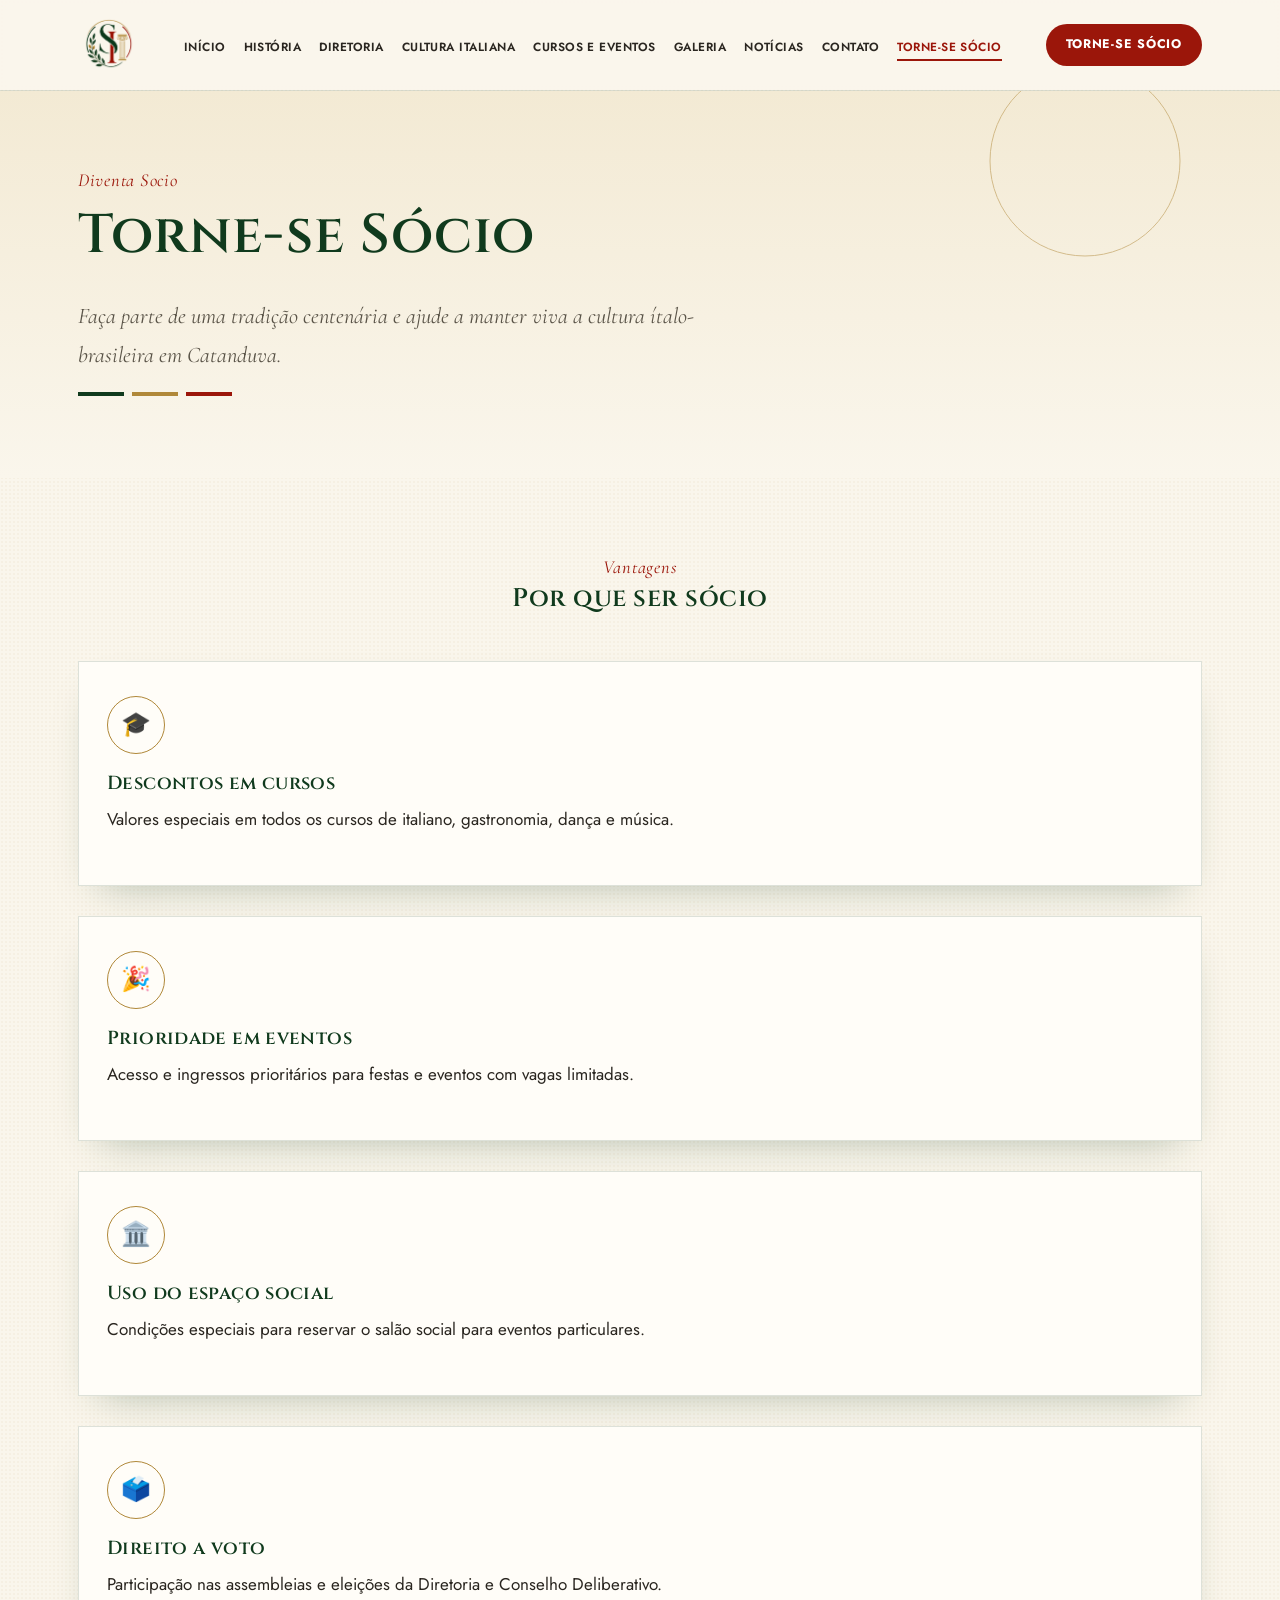
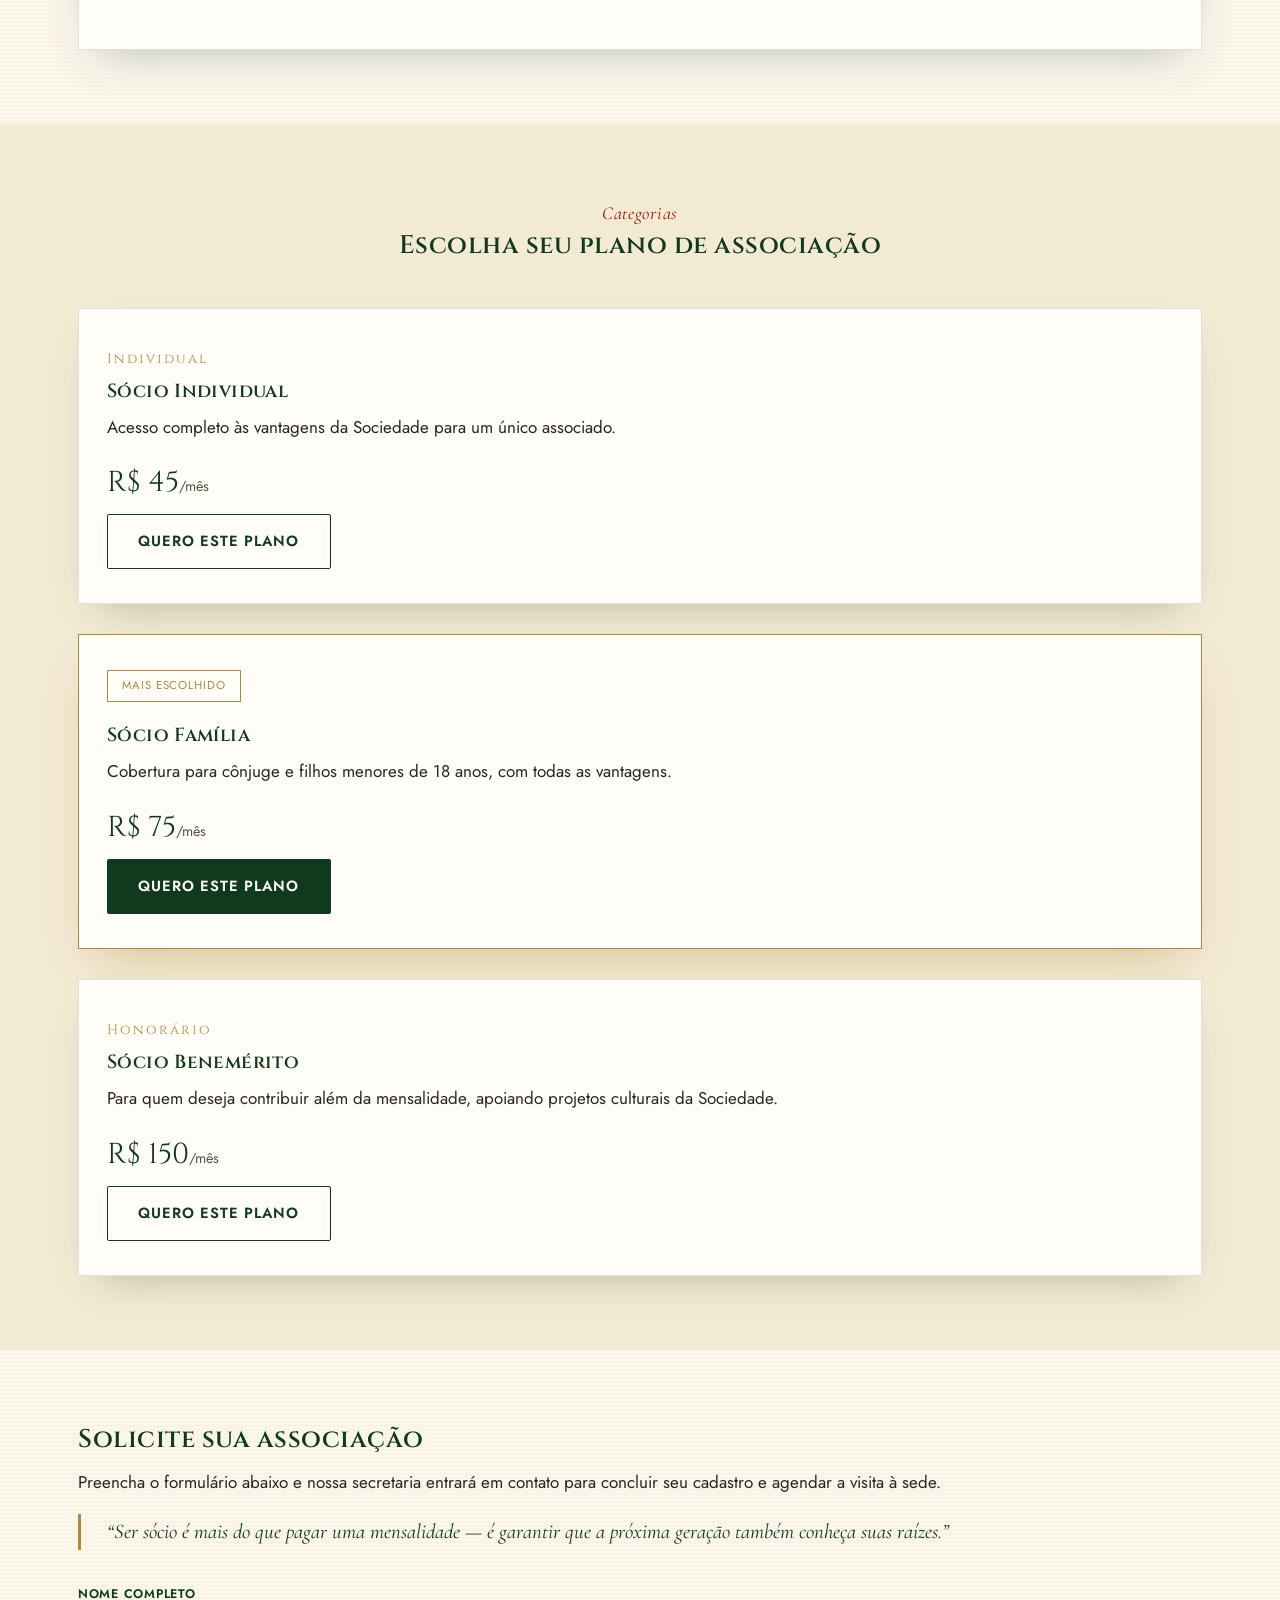
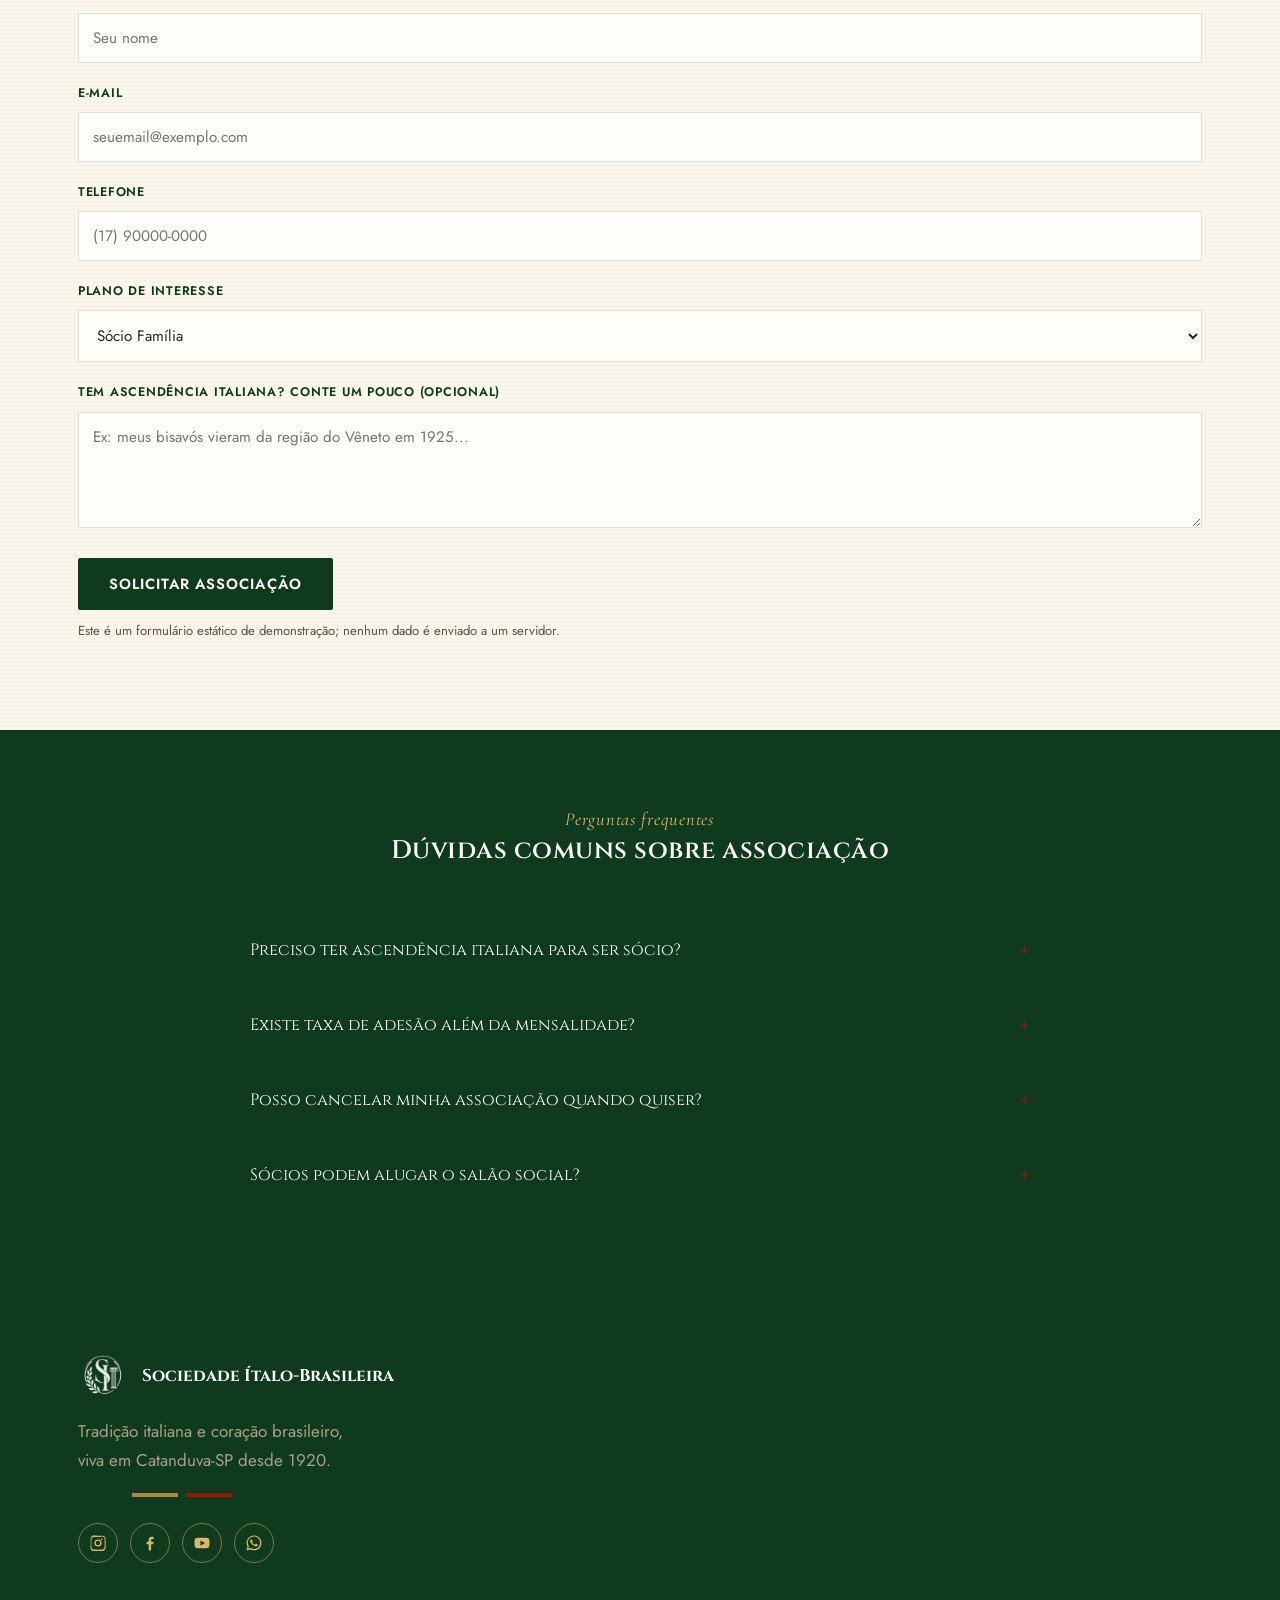
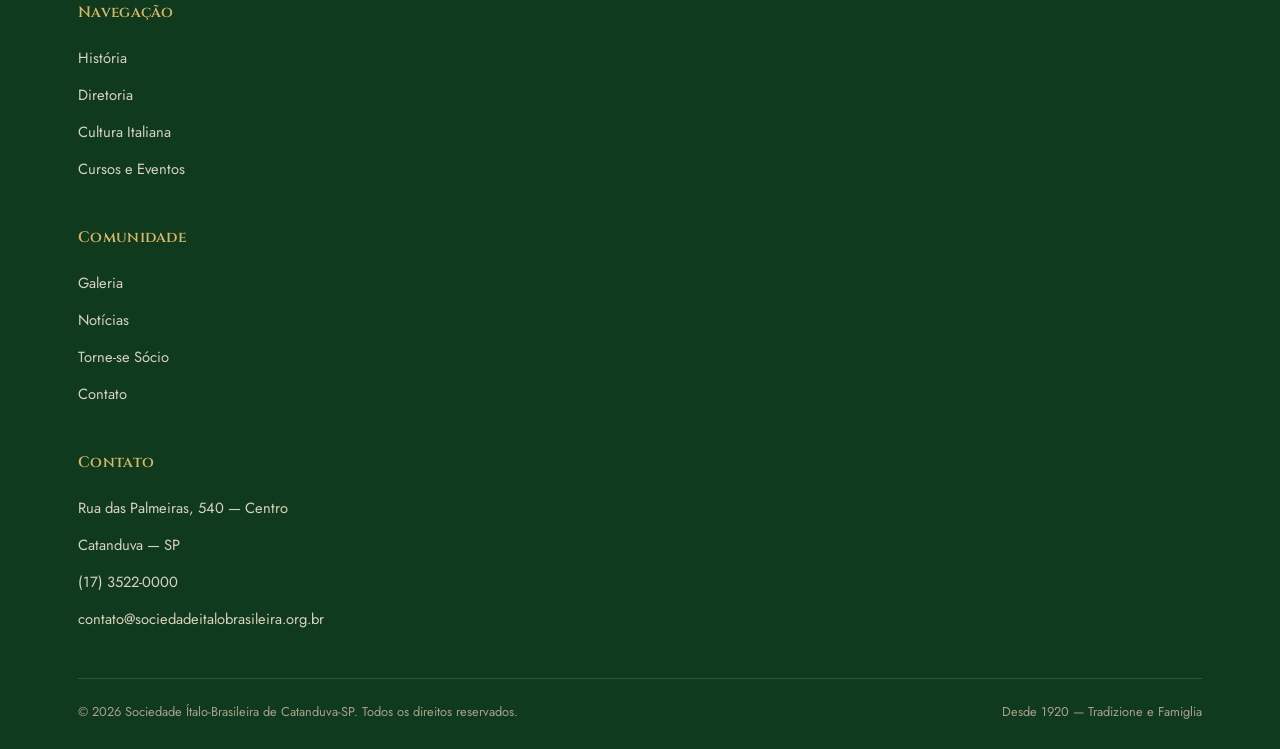
<file: socio.html>
<!DOCTYPE html>
<html lang="pt-BR">
<head>
<meta charset="UTF-8">
<meta name="viewport" content="width=device-width, initial-scale=1.0">
<title>Torne-se Sócio | Sociedade Ítalo-Brasileira de Catanduva-SP</title>
<link rel="preconnect" href="https://fonts.googleapis.com">
<link rel="preconnect" href="https://fonts.gstatic.com" crossorigin>
<link href="https://fonts.googleapis.com/css2?family=Cinzel:wght@400;500;600;700&family=Jost:ital,wght@0,300;0,400;0,500;0,600;0,700;1,400&family=Cormorant+Garamond:ital,wght@0,500;1,500&display=swap" rel="stylesheet">
<link rel="icon" href="logo.png">
<link rel="stylesheet" href="style.css">
</head>
<body>

<header class="site-header">
  <div class="nav-wrap">
    <a class="brand" href="index.html">
      <img src="logo.png" alt="Sociedade Ítalo-Brasileira de Catanduva-SP">
    </a>
    <nav class="main-nav">
      <ul>
        <li><a href="index.html">Início</a></li>
        <li><a href="historia.html">História</a></li>
        <li><a href="diretoria.html">Diretoria</a></li>
        <li><a href="cultura.html">Cultura Italiana</a></li>
        <li><a href="cursos.html">Cursos e Eventos</a></li>
        <li><a href="galeria.html">Galeria</a></li>
        <li><a href="noticias.html">Notícias</a></li>
        <li><a href="contato.html">Contato</a></li>
        <li><a href="socio.html">Torne-se Sócio</a></li>
      </ul>
    </nav>
    <a href="socio.html" class="cta-pill header-cta">Torne-se Sócio</a>
    <button class="nav-toggle" aria-label="Abrir menu"><span></span><span></span><span></span></button>
  </div>
</header>

<section class="hero page-hero">
  <div class="container">
    <span class="eyebrow">Diventa Socio</span>
    <h1>Torne-se Sócio</h1>
    <p class="lead" style="margin:0;">Faça parte de uma tradição centenária e ajude a manter viva a cultura ítalo-brasileira em Catanduva.</p>
    <div class="tricolor"><span></span><span></span><span></span></div>
  </div>
</section>

<section>
  <div class="container">
    <div class="section-head center reveal">
      <span class="eyebrow">Vantagens</span>
      <h2>Por que ser sócio</h2>
    </div>
    <div class="grid cols-4 reveal">
      <div class="card">
        <div class="icon-circle">🎓</div>
        <h3>Descontos em cursos</h3>
        <p>Valores especiais em todos os cursos de italiano, gastronomia, dança e música.</p>
      </div>
      <div class="card">
        <div class="icon-circle">🎉</div>
        <h3>Prioridade em eventos</h3>
        <p>Acesso e ingressos prioritários para festas e eventos com vagas limitadas.</p>
      </div>
      <div class="card">
        <div class="icon-circle">🏛️</div>
        <h3>Uso do espaço social</h3>
        <p>Condições especiais para reservar o salão social para eventos particulares.</p>
      </div>
      <div class="card">
        <div class="icon-circle">🗳️</div>
        <h3>Direito a voto</h3>
        <p>Participação nas assembleias e eleições da Diretoria e Conselho Deliberativo.</p>
      </div>
    </div>
  </div>
</section>

<section class="section-alt">
  <div class="container">
    <div class="section-head center reveal">
      <span class="eyebrow">Categorias</span>
      <h2>Escolha seu plano de associação</h2>
    </div>
    <div class="grid cols-3 reveal">
      <div class="card">
        <span class="num">Individual</span>
        <h3>Sócio Individual</h3>
        <p>Acesso completo às vantagens da Sociedade para um único associado.</p>
        <p style="font-family:'Cinzel',serif; font-size:1.8rem; color:var(--verde); margin:18px 0 6px;">R$ 45<span style="font-size:.9rem; font-family:'Jost',sans-serif; color:var(--tinta-suave);">/mês</span></p>
        <a href="#form-associacao" class="btn">Quero este plano</a>
      </div>
      <div class="card" style="border-color:var(--ouro); box-shadow:0 22px 46px -20px rgba(176,136,57,.45);">
        <span class="badge">Mais escolhido</span>
        <h3>Sócio Família</h3>
        <p>Cobertura para cônjuge e filhos menores de 18 anos, com todas as vantagens.</p>
        <p style="font-family:'Cinzel',serif; font-size:1.8rem; color:var(--verde); margin:18px 0 6px;">R$ 75<span style="font-size:.9rem; font-family:'Jost',sans-serif; color:var(--tinta-suave);">/mês</span></p>
        <a href="#form-associacao" class="btn solid">Quero este plano</a>
      </div>
      <div class="card">
        <span class="num">Honorário</span>
        <h3>Sócio Benemérito</h3>
        <p>Para quem deseja contribuir além da mensalidade, apoiando projetos culturais da Sociedade.</p>
        <p style="font-family:'Cinzel',serif; font-size:1.8rem; color:var(--verde); margin:18px 0 6px;">R$ 150<span style="font-size:.9rem; font-family:'Jost',sans-serif; color:var(--tinta-suave);">/mês</span></p>
        <a href="#form-associacao" class="btn">Quero este plano</a>
      </div>
    </div>
  </div>
</section>

<section id="form-associacao">
  <div class="container">
    <div class="split reveal">
      <div>
        <h2>Solicite sua associação</h2>
        <p>Preencha o formulário abaixo e nossa secretaria entrará em contato para concluir seu cadastro e agendar a visita à sede.</p>
        <div class="quote-block">“Ser sócio é mais do que pagar uma mensalidade — é garantir que a próxima geração também conheça suas raízes.”</div>
      </div>
      <form data-static-form>
        <div class="form-grid">
          <div>
            <label for="s-nome">Nome completo</label>
            <input id="s-nome" type="text" required placeholder="Seu nome">
          </div>
          <div>
            <label for="s-email">E-mail</label>
            <input id="s-email" type="email" required placeholder="seuemail@exemplo.com">
          </div>
          <div>
            <label for="s-telefone">Telefone</label>
            <input id="s-telefone" type="tel" placeholder="(17) 90000-0000">
          </div>
          <div>
            <label for="s-plano">Plano de interesse</label>
            <select id="s-plano">
              <option>Sócio Individual</option>
              <option selected>Sócio Família</option>
              <option>Sócio Benemérito</option>
            </select>
          </div>
          <div class="full">
            <label for="s-mensagem">Tem ascendência italiana? Conte um pouco (opcional)</label>
            <textarea id="s-mensagem" rows="4" placeholder="Ex: meus bisavós vieram da região do Vêneto em 1925..."></textarea>
          </div>
        </div>
        <button type="submit" class="btn solid" style="margin-top:22px;">Solicitar associação</button>
        <p class="form-note">Este é um formulário estático de demonstração; nenhum dado é enviado a um servidor.</p>
        <div class="form-success">Solicitação recebida! Nossa secretaria entrará em contato em breve. Benvenuto!</div>
      </form>
    </div>
  </div>
</section>

<section class="section-dark">
  <div class="container">
    <div class="section-head center reveal">
      <span class="eyebrow" style="color:var(--ouro-claro)">Perguntas frequentes</span>
      <h2 style="color:#fff;">Dúvidas comuns sobre associação</h2>
    </div>
    <div class="reveal" style="max-width:780px; margin:0 auto;">
      <div class="accordion-item">
        <button class="accordion-q" style="color:#fff;">Preciso ter ascendência italiana para ser sócio? <span class="plus">+</span></button>
        <div class="accordion-a"><p style="color:#d9d2bd;">Não. Qualquer pessoa interessada em participar e apoiar a cultura ítalo-brasileira pode se associar, independentemente da origem familiar.</p></div>
      </div>
      <div class="accordion-item">
        <button class="accordion-q" style="color:#fff;">Existe taxa de adesão além da mensalidade? <span class="plus">+</span></button>
        <div class="accordion-a"><p style="color:#d9d2bd;">Sim, há uma taxa única de inscrição no momento da associação, que será informada pela secretaria de acordo com o plano escolhido.</p></div>
      </div>
      <div class="accordion-item">
        <button class="accordion-q" style="color:#fff;">Posso cancelar minha associação quando quiser? <span class="plus">+</span></button>
        <div class="accordion-a"><p style="color:#d9d2bd;">Sim, o cancelamento pode ser solicitado a qualquer momento junto à secretaria, sem multas ou taxas adicionais.</p></div>
      </div>
      <div class="accordion-item">
        <button class="accordion-q" style="color:#fff;">Sócios podem alugar o salão social? <span class="plus">+</span></button>
        <div class="accordion-a"><p style="color:#d9d2bd;">Sim, sócios em dia têm condições especiais para reservar o espaço para eventos particulares, sujeito à disponibilidade de agenda.</p></div>
      </div>
    </div>
  </div>
</section>

<footer>
  <div class="container">
    <div class="footer-grid">
      <div>
        <div class="footer-brand">
          <img src="logo.png" alt="Logo">
          <strong style="color:#fff; font-family:'Cinzel',serif;">Sociedade Ítalo-Brasileira</strong>
        </div>
        <p style="color:#a9a18a; max-width:280px;">Tradição italiana e coração brasileiro, viva em Catanduva-SP desde 1920.</p>
        <div class="tricolor"><span></span><span></span><span></span></div>
        <div class="social-links">
          <a href="https://instagram.com/" target="_blank" rel="noopener" aria-label="Instagram">
            <svg viewBox="0 0 24 24"><path d="M12 2.2c3.2 0 3.6 0 4.85.07 1.17.05 1.97.24 2.43.4.61.24 1.05.52 1.51.98.46.46.74.9.98 1.51.16.46.35 1.26.4 2.43.07 1.25.07 1.65.07 4.85s0 3.6-.07 4.85c-.05 1.17-.24 1.97-.4 2.43-.24.61-.52 1.05-.98 1.51-.46.46-.9.74-1.51.98-.46.16-1.26.35-2.43.4-1.25.07-1.65.07-4.85.07s-3.6 0-4.85-.07c-1.17-.05-1.97-.24-2.43-.4-.61-.24-1.05-.52-1.51-.98-.46-.46-.74-.9-.98-1.51-.16-.46-.35-1.26-.4-2.43C2.2 15.6 2.2 15.2 2.2 12s0-3.6.07-4.85c.05-1.17.24-1.97.4-2.43.24-.61.52-1.05.98-1.51.46-.46.9-.74 1.51-.98.46-.16 1.26-.35 2.43-.4C8.4 2.2 8.8 2.2 12 2.2zm0 1.8c-3.15 0-3.52 0-4.76.07-.96.04-1.48.2-1.83.34-.46.18-.79.39-1.13.74-.35.34-.56.67-.74 1.13-.14.35-.3.87-.34 1.83C3.13 8.48 3.13 8.85 3.13 12s0 3.52.07 4.76c.04.96.2 1.48.34 1.83.18.46.39.79.74 1.13.34.35.67.56 1.13.74.35.14.87.3 1.83.34 1.24.07 1.61.07 4.76.07s3.52 0 4.76-.07c.96-.04 1.48-.2 1.83-.34.46-.18.79-.39 1.13-.74.35-.34.56-.67.74-1.13.14-.35.3-.87.34-1.83.07-1.24.07-1.61.07-4.76s0-3.52-.07-4.76c-.04-.96-.2-1.48-.34-1.83a3.02 3.02 0 00-.74-1.13 3.02 3.02 0 00-1.13-.74c-.35-.14-.87-.3-1.83-.34C15.52 4 15.15 4 12 4zm0 3.27a4.73 4.73 0 110 9.46 4.73 4.73 0 010-9.46zm0 1.8a2.93 2.93 0 100 5.86 2.93 2.93 0 000-5.86zm5.86-2a1.1 1.1 0 11-2.2 0 1.1 1.1 0 012.2 0z"/></svg>
          </a>
          <a href="https://facebook.com/" target="_blank" rel="noopener" aria-label="Facebook">
            <svg viewBox="0 0 24 24"><path d="M13.5 22v-8.4h2.82l.42-3.27h-3.24V8.24c0-.95.26-1.6 1.63-1.6h1.74V3.73C16.56 3.65 15.57 3.56 14.4 3.56c-2.45 0-4.13 1.5-4.13 4.24v2.53H7.44v3.27h2.83V22h3.23z"/></svg>
          </a>
          <a href="https://youtube.com/" target="_blank" rel="noopener" aria-label="YouTube">
            <svg viewBox="0 0 24 24"><path d="M21.58 7.2c-.23-.86-.9-1.54-1.76-1.77C18.25 5 12 5 12 5s-6.25 0-7.82.43c-.86.23-1.53.91-1.76 1.77C2 8.78 2 12 2 12s0 3.22.42 4.8c.23.86.9 1.54 1.76 1.77C5.75 19 12 19 12 19s6.25 0 7.82-.43c.86-.23 1.53-.91 1.76-1.77C22 15.22 22 12 22 12s0-3.22-.42-4.8zM10 15.5v-7l6 3.5-6 3.5z"/></svg>
          </a>
          <a href="https://wa.me/5517991000000" target="_blank" rel="noopener" aria-label="WhatsApp">
            <svg viewBox="0 0 24 24"><path d="M12.04 2C6.58 2 2.13 6.45 2.13 11.91c0 1.75.46 3.39 1.26 4.81L2 22l5.41-1.36a9.86 9.86 0 004.63 1.15h.01c5.46 0 9.91-4.45 9.91-9.91C21.96 6.45 17.5 2 12.04 2zm0 17.93h-.01a8.18 8.18 0 01-4.16-1.14l-.3-.18-3.21.81.86-3.13-.2-.32a8.2 8.2 0 01-1.26-4.36c0-4.52 3.68-8.2 8.2-8.2 2.19 0 4.25.86 5.8 2.41a8.14 8.14 0 012.4 5.79c0 4.52-3.68 8.32-8.12 8.32zm4.49-6.13c-.25-.12-1.46-.72-1.69-.8-.23-.08-.39-.12-.56.12-.16.25-.64.8-.79.96-.14.16-.29.18-.54.06-.25-.12-1.04-.38-1.99-1.22-.74-.65-1.23-1.46-1.38-1.71-.14-.25-.02-.38.11-.5.11-.11.25-.29.37-.43.12-.14.16-.25.25-.41.08-.16.04-.31-.02-.43-.06-.12-.56-1.34-.76-1.83-.2-.48-.41-.42-.56-.42-.14-.01-.31-.01-.48-.01-.16 0-.43.06-.66.31-.23.25-.86.84-.86 2.04 0 1.2.88 2.37 1 2.53.12.16 1.73 2.64 4.2 3.7.59.25 1.04.4 1.4.51.59.19 1.12.16 1.55.1.47-.07 1.46-.6 1.66-1.18.21-.58.21-1.07.14-1.18-.06-.1-.23-.16-.48-.28z"/></svg>
          </a>
        </div>
      </div>
      <div>
        <h4>Navegação</h4>
        <a href="historia.html">História</a>
        <a href="diretoria.html">Diretoria</a>
        <a href="cultura.html">Cultura Italiana</a>
        <a href="cursos.html">Cursos e Eventos</a>
      </div>
      <div>
        <h4>Comunidade</h4>
        <a href="galeria.html">Galeria</a>
        <a href="noticias.html">Notícias</a>
        <a href="socio.html">Torne-se Sócio</a>
        <a href="contato.html">Contato</a>
      </div>
      <div>
        <h4>Contato</h4>
        <a href="#">Rua das Palmeiras, 540 — Centro</a>
        <a href="#">Catanduva — SP</a>
        <a href="#">(17) 3522-0000</a>
        <a href="#">contato@sociedadeitalobrasileira.org.br</a>
      </div>
    </div>
    <div class="footer-bottom">
      <span>© 2026 Sociedade Ítalo-Brasileira de Catanduva-SP. Todos os direitos reservados.</span>
      <span>Desde 1920 — Tradizione e Famiglia</span>
    </div>
  </div>
</footer>

<script src="script.js"></script>
</body>
</html>
</file>
<file: style.css>
/* ===================================
   Sociedade Ítalo-Brasileira
   Folha de estilos principal
   =================================== */

:root {
  /* cores da bandeira / identidade */
  --verde: #103a1d;
  --verde-2: #1c5530;
  --ouro: #b08839;
  --ouro-claro: #d9b86a;
  --vermelho: #9b160a;
  --vermelho-2: #c2301f;

  /* neutros */
  --creme: #faf6ec;
  --creme-2: #f3ead4;
  --papel: #fffdf8;
  --tinta: #2a2620;
  --tinta-suave: #5a5448;
  --linha: rgba(16,58,29,0.14);

  --sombra: 0 18px 40px -22px rgba(16,58,29,0.35);
  --radius: 2px;
  --max: 1180px;
}

/* reset básico */
*, *::before, *::after {
  box-sizing: border-box;
}

html {
  scroll-behavior: smooth;
  overflow-x: hidden;
  width: 100%;
}

body {
  margin: 0;
  font-family: 'Jost', sans-serif;
  background: var(--creme);
  color: var(--tinta);
  font-size: 17px;
  line-height: 1.7;
  -webkit-font-smoothing: antialiased;
  overflow-x: hidden;
  width: 100%;
  position: relative;
  /* textura de papel bem sutil */
  background-image: radial-gradient(rgba(176,136,57,0.05) 1px, transparent 1px);
  background-size: 4px 4px;
}

img {
  max-width: 100%;
  display: block;
}

a {
  color: inherit;
  text-decoration: none;
}

ul {
  list-style: none;
  margin: 0;
  padding: 0;
}

h1, h2, h3, h4 {
  font-family: 'Cinzel', serif;
  color: var(--verde);
  margin: 0 0 .5em;
  letter-spacing: .02em;
  font-weight: 600;
  line-height: 1.25;
}

p {
  margin: 0 0 1em;
}

.container {
  max-width: var(--max);
  margin: 0 auto;
  padding: 0 28px;
}

/* -------------------------------
   divisor tricolor (assinatura visual do site)
--------------------------------*/
.tricolor {
  display: flex;
  gap: 8px;
  align-items: center;
  margin: 18px 0 26px;
}

.tricolor.center {
  justify-content: center;
}

.tricolor span {
  display: block;
  height: 4px;
  width: 46px;
}

.tricolor span:nth-child(1) { background: var(--verde); }
.tricolor span:nth-child(2) { background: var(--ouro); }
.tricolor span:nth-child(3) { background: var(--vermelho); }

.eyebrow {
  font-family: 'Cormorant Garamond', serif;
  font-style: italic;
  font-size: 1.15rem;
  color: var(--vermelho);
  letter-spacing: .04em;
}

/* -------------------------------
   botões
--------------------------------*/
.btn {
  display: inline-flex;
  align-items: center;
  gap: 10px;
  padding: 14px 30px;
  font-family: 'Jost', sans-serif;
  font-weight: 600;
  font-size: .92rem;
  letter-spacing: .07em;
  text-transform: uppercase;
  border: 1.5px solid var(--verde);
  color: var(--verde);
  background: transparent;
  cursor: pointer;
  transition: .25s ease;
  border-radius: var(--radius);
}

.btn:hover {
  background: var(--verde);
  color: var(--creme);
}

.btn.solid {
  background: var(--verde);
  color: var(--papel);
}

.btn.solid:hover {
  background: var(--verde-2);
  border-color: var(--verde-2);
}

.btn.gold {
  border-color: var(--ouro);
  color: var(--ouro-claro);
}

.btn.gold.solid {
  background: var(--ouro);
  color: var(--verde);
  border-color: var(--ouro);
}

.btn.gold.solid:hover {
  background: var(--ouro-claro);
}

.btn.rosso {
  border-color: var(--vermelho);
  color: var(--vermelho);
}

.btn.rosso.solid {
  background: var(--vermelho);
  color: #fff;
}

.btn.rosso.solid:hover {
  background: var(--vermelho-2);
}

/* -------------------------------
   header / navegação
--------------------------------*/
.site-header {
  position: sticky;
  top: 0;
  z-index: 200;
  border-bottom: 1px solid var(--linha);
}

/* usei ::before pra dar aquele efeito de vidro sem precisar de wrapper extra */
.site-header::before {
  content: '';
  position: absolute;
  inset: 0;
  background: rgba(250,246,236,0.92);
  backdrop-filter: blur(6px);
  z-index: -1;
}

.nav-wrap {
  display: flex;
  align-items: center;
  justify-content: space-between;
  padding: 14px 28px;
  max-width: var(--max);
  margin: 0 auto;
}

.brand {
  display: flex;
  align-items: center;
  gap: 12px;
  white-space: nowrap;
}

.brand img {
  height: 62px;
  width: auto;
}

.main-nav ul {
  display: flex;
  gap: 18px;
  flex-wrap: wrap;
}

.main-nav a {
  font-size: .74rem;
  letter-spacing: .04em;
  text-transform: uppercase;
  font-weight: 600;
  color: var(--tinta);
  position: relative;
  padding: 6px 0;
  white-space: nowrap;
}

.main-nav a::after {
  content: '';
  position: absolute;
  left: 0;
  bottom: 0;
  height: 2px;
  width: 0;
  background: var(--vermelho);
  transition: .25s ease;
}

.main-nav a:hover::after,
.main-nav a.active::after {
  width: 100%;
}

.main-nav a.active {
  color: var(--vermelho);
}

.nav-toggle {
  display: none;
  flex-direction: column;
  gap: 5px;
  background: none;
  border: none;
  cursor: pointer;
  padding: 6px;
}

.nav-toggle span {
  width: 26px;
  height: 2px;
  background: var(--verde);
}

.cta-pill {
  background: var(--vermelho);
  color: #fff;
  padding: 10px 20px;
  font-size: .78rem;
  letter-spacing: .06em;
  text-transform: uppercase;
  font-weight: 700;
  border-radius: 30px;
}

.cta-pill:hover {
  background: var(--vermelho-2);
}

/* menu mobile (hamburguer) */
@media (max-width: 1180px) {
  .main-nav {
    position: fixed;
    inset: 74px 0 0 0;
    background: var(--creme);
    transform: translateX(100%);
    transition: .3s ease;
    overflow-y: auto;
    border-top: 1px solid var(--linha);
  }

  .main-nav.open {
    transform: translateX(0);
  }

  .main-nav ul {
    flex-direction: column;
    gap: 0;
    padding: 10px 28px 40px;
  }

  .main-nav li {
    border-bottom: 1px solid var(--linha);
  }

  .main-nav a {
    display: block;
    padding: 18px 0;
  }

  .nav-toggle {
    display: flex;
  }

  .header-cta {
    display: none;
  }
}

/* -------------------------------
   hero
--------------------------------*/
.hero {
  position: relative;
  padding: 96px 0 80px;
  background: linear-gradient(180deg, var(--creme-2), var(--creme));
  overflow: hidden;
  text-align: center;
}

/* círculo decorativo no canto, meio escondido */
.hero::before {
  content: '';
  position: absolute;
  inset: 0;
  background-image: url("data:image/svg+xml,%3Csvg xmlns='http://www.w3.org/2000/svg' width='220' height='220' viewBox='0 0 220 220'%3E%3Ccircle cx='110' cy='110' r='95' fill='none' stroke='%23b08839' stroke-width='1'/%3E%3C/svg%3E");
  background-repeat: no-repeat;
  background-position: 92% -40px;
  opacity: .5;
}

.hero .container {
  position: relative;
  z-index: 2;
}

.hero h1 {
  font-size: clamp(2.1rem, 4.4vw, 3.4rem);
}

.hero .lead {
  max-width: 680px;
  margin: 0 auto 18px;
  font-family: 'Cormorant Garamond', serif;
  font-size: 1.4rem;
  color: var(--tinta-suave);
  font-style: italic;
}

.hero-actions {
  display: flex;
  gap: 16px;
  justify-content: center;
  flex-wrap: wrap;
  margin-top: 28px;
}

.page-hero {
  padding: 74px 0 56px;
  text-align: left;
}

.page-hero .eyebrow {
  display: block;
  margin-bottom: 6px;
}

/* -------------------------------
   seções gerais
--------------------------------*/
section {
  padding: 74px 0;
}

.section-alt {
  background: var(--creme-2);
}

.section-dark {
  background: var(--verde);
  color: #eee4cf;
}

.section-dark h2,
.section-dark h3 {
  color: #fff;
}

.section-dark .tricolor span:nth-child(1) {
  background: #fff;
}

.section-head {
  max-width: 680px;
  margin-bottom: 46px;
}

.section-head.center {
  margin-left: auto;
  margin-right: auto;
  text-align: center;
}

/* -------------------------------
   grids / cards
--------------------------------*/
.grid {
  display: grid;
  gap: 30px;
  grid-template-columns: 1fr;
}

/* no mobile tudo empilha em 1 coluna, o breakpoint pra 2/3/4 colunas
   fica lá embaixo perto da media query geral */
.grid.cols-3,
.grid.cols-2,
.grid.cols-4 {
  grid-template-columns: 1fr;
}

.card {
  background: var(--papel);
  border: 1px solid var(--linha);
  padding: 34px 28px;
  position: relative;
  transition: .3s ease;
  box-shadow: var(--sombra);
}

.card:hover {
  transform: translateY(-4px);
}

.card .num {
  font-family: 'Cinzel', serif;
  color: var(--ouro);
  font-size: .85rem;
  letter-spacing: .15em;
}

.card h3 {
  font-size: 1.18rem;
  margin-top: 8px;
}

.icon-circle {
  width: 58px;
  height: 58px;
  border-radius: 50%;
  border: 1.5px solid var(--ouro);
  display: flex;
  align-items: center;
  justify-content: center;
  margin-bottom: 18px;
  color: var(--verde);
  font-size: 1.5rem;
}

/* -------------------------------
   timeline (página história)
--------------------------------*/
.timeline {
  position: relative;
  margin-top: 30px;
  padding-left: 32px;
  border-left: 2px solid var(--ouro);
}

.timeline-item {
  position: relative;
  padding: 0 0 46px 30px;
}

.timeline-item:last-child {
  padding-bottom: 0;
}

.timeline-item::before {
  content: '';
  position: absolute;
  left: -39px;
  top: 4px;
  width: 14px;
  height: 14px;
  border-radius: 50%;
  background: var(--vermelho);
  border: 3px solid var(--creme);
  box-shadow: 0 0 0 2px var(--ouro);
}

.timeline-item .year {
  font-family: 'Cinzel', serif;
  color: var(--vermelho);
  font-size: 1.3rem;
  display: block;
  margin-bottom: 4px;
}

/* -------------------------------
   diretoria
--------------------------------*/
.person {
  text-align: center;
  background: var(--papel);
  border: 1px solid var(--linha);
  padding: 32px 22px;
  box-shadow: var(--sombra);
}

.avatar {
  width: 96px;
  height: 96px;
  border-radius: 50%;
  margin: 0 auto 18px;
  display: flex;
  align-items: center;
  justify-content: center;
  background: linear-gradient(150deg, var(--verde), var(--verde-2));
  color: var(--ouro-claro);
  font-family: 'Cinzel', serif;
  font-size: 1.5rem;
  font-weight: 700;
  border: 3px solid var(--ouro);
}

.person h3 {
  font-size: 1.05rem;
  margin-bottom: 2px;
}

.person .role {
  color: var(--vermelho);
  font-size: .85rem;
  text-transform: uppercase;
  letter-spacing: .06em;
  font-weight: 600;
}

/* -------------------------------
   accordion (perguntas frequentes)
--------------------------------*/
.accordion-item {
  border-bottom: 1px solid var(--linha);
}

.accordion-q {
  width: 100%;
  text-align: left;
  background: none;
  border: none;
  cursor: pointer;
  padding: 22px 0;
  display: flex;
  justify-content: space-between;
  align-items: center;
  font-family: 'Cinzel', serif;
  color: var(--verde);
  font-size: 1.02rem;
}

.accordion-q .plus {
  font-size: 1.4rem;
  color: var(--vermelho);
  transition: .25s ease;
}

.accordion-item.open .plus {
  transform: rotate(45deg);
}

.accordion-a {
  max-height: 0;
  overflow: hidden;
  transition: max-height .3s ease;
}

.accordion-a p {
  padding: 0 0 22px;
  color: var(--tinta-suave);
  max-width: 700px;
}

/* -------------------------------
   formulários
--------------------------------*/
.form-grid {
  display: grid;
  gap: 20px;
  grid-template-columns: 1fr;
}

.form-grid .full {
  grid-column: 1 / -1;
}

label {
  display: block;
  font-size: .78rem;
  text-transform: uppercase;
  letter-spacing: .06em;
  font-weight: 600;
  color: var(--verde);
  margin-bottom: 8px;
}

input, select, textarea {
  width: 100%;
  padding: 13px 14px;
  border: 1px solid var(--linha);
  background: var(--papel);
  font-family: 'Jost', sans-serif;
  font-size: .95rem;
  color: var(--tinta);
}

input:focus, select:focus, textarea:focus {
  outline: 2px solid var(--ouro);
  border-color: var(--ouro);
}

.form-note {
  font-size: .82rem;
  color: var(--tinta-suave);
  margin-top: 10px;
}

.form-success {
  display: none;
  background: var(--verde);
  color: #fff;
  padding: 16px 20px;
  margin-top: 18px;
  font-size: .92rem;
}

.form-success.show {
  display: block;
}

/* -------------------------------
   galeria
--------------------------------*/
.filters {
  display: flex;
  gap: 12px;
  flex-wrap: wrap;
  margin-bottom: 36px;
}

.filter-btn {
  padding: 9px 18px;
  border: 1px solid var(--verde);
  background: none;
  color: var(--verde);
  font-family: 'Jost', sans-serif;
  font-size: .8rem;
  letter-spacing: .05em;
  text-transform: uppercase;
  cursor: pointer;
}

.filter-btn.active,
.filter-btn:hover {
  background: var(--verde);
  color: #fff;
}

.gallery-grid {
  display: grid;
  grid-template-columns: 1fr;
  gap: 16px;
}

.gallery-item {
  aspect-ratio: 1 / 1;
  position: relative;
  overflow: hidden;
  cursor: default;
  display: flex;
  align-items: flex-end;
  color: #fff;
  font-family: 'Cinzel', serif;
  font-size: .92rem;
}

.gallery-item .tag {
  position: relative;
  padding: 14px;
  z-index: 2;
}

.gallery-item::before {
  content: '';
  position: absolute;
  inset: 0;
  opacity: .85;
}

/* sombreado de baixo pra cima pra legenda ficar legível */
.gallery-item::after {
  content: '';
  position: absolute;
  inset: 0;
  background: linear-gradient(180deg, rgba(0,0,0,0) 40%, rgba(0,0,0,.65));
}

.gallery-item.g1::before { background: var(--verde); }
.gallery-item.g2::before { background: var(--vermelho); }
.gallery-item.g3::before { background: var(--ouro); }
.gallery-item.g4::before { background: var(--verde-2); }

.gallery-item.hide {
  display: none;
}

/* -------------------------------
   blog / notícias
--------------------------------*/
.post-card {
  background: var(--papel);
  border: 1px solid var(--linha);
  box-shadow: var(--sombra);
}

.post-thumb {
  height: 170px;
  display: flex;
  align-items: center;
  justify-content: center;
  color: #fff;
  font-family: 'Cinzel', serif;
}

.post-body {
  padding: 26px;
}

.post-date {
  color: var(--vermelho);
  font-size: .78rem;
  text-transform: uppercase;
  letter-spacing: .06em;
  font-weight: 600;
}

.post-body h3 {
  font-size: 1.12rem;
  margin: 8px 0 10px;
}

.read-more {
  font-size: .82rem;
  font-weight: 700;
  color: var(--verde);
  text-transform: uppercase;
  letter-spacing: .05em;
}

.read-more::after {
  content: ' →';
}

/* -------------------------------
   footer
--------------------------------*/
footer {
  background: var(--verde);
  color: #d9d2bd;
  padding: 64px 0 26px;
}

.footer-grid {
  display: grid;
  grid-template-columns: 1fr;
  gap: 40px;
  margin-bottom: 40px;
}

footer h4 {
  color: var(--ouro-claro);
  font-size: .95rem;
  margin-bottom: 18px;
}

footer a {
  display: block;
  padding: 6px 0;
  font-size: .92rem;
  color: #d9d2bd;
}

footer a:hover {
  color: #fff;
}

.footer-brand {
  display: flex;
  gap: 14px;
  align-items: center;
  margin-bottom: 16px;
}

.footer-brand img {
  height: 50px;
  filter: brightness(0) invert(1);
  opacity: .9;
}

.footer-bottom {
  border-top: 1px solid rgba(255,255,255,.14);
  padding-top: 22px;
  display: flex;
  justify-content: space-between;
  flex-wrap: wrap;
  gap: 10px;
  font-size: .8rem;
  color: #a9a18a;
}

/* -------------------------------
   redes sociais
--------------------------------*/
.social-links {
  display: flex;
  gap: 12px;
  margin-top: 18px;
}

.social-links a {
  display: flex;
  align-items: center;
  justify-content: center;
  width: 40px;
  height: 40px;
  border-radius: 50%;
  border: 1px solid rgba(217,184,106,.5);
  color: var(--ouro-claro);
  padding: 0;
  transition: .25s ease;
}

.social-links a:hover {
  background: var(--ouro-claro);
  color: var(--verde);
  border-color: var(--ouro-claro);
}

.social-links svg {
  width: 18px;
  height: 18px;
  fill: currentColor;
}

.header-social {
  display: flex;
  gap: 10px;
  margin-right: 8px;
}

.header-social a {
  display: flex;
  align-items: center;
  justify-content: center;
  width: 32px;
  height: 32px;
  border-radius: 50%;
  color: var(--verde);
  transition: .2s ease;
}

.header-social a:hover {
  color: var(--vermelho);
}

.header-social svg {
  width: 16px;
  height: 16px;
  fill: currentColor;
}

/* esconde ícones do header no mobile, já tem no menu aberto */
@media (max-width: 1180px) {
  .header-social {
    display: none;
  }
}

/* -------------------------------
   animação de entrada ao rolar
--------------------------------*/
.reveal {
  opacity: 0;
  transform: translateY(18px);
  transition: opacity .6s ease, transform .6s ease;
}

.reveal.in {
  opacity: 1;
  transform: none;
}

/* -------------------------------
   layout diverso / blocos de mídia
--------------------------------*/
.split {
  display: grid;
  grid-template-columns: 1fr;
  gap: 34px;
  align-items: center;
}

.media-block {
  aspect-ratio: 4 / 3;
  background: linear-gradient(150deg, var(--verde), var(--verde-2));
  display: flex;
  align-items: center;
  justify-content: center;
  position: relative;
  overflow: hidden;
}

.media-block img {
  width: 55%;
  opacity: .92;
}

.media-block.gold {
  background: linear-gradient(150deg, var(--ouro), var(--ouro-claro));
}

.media-block.rosso {
  background: linear-gradient(150deg, var(--vermelho), var(--vermelho-2));
}

.media-block.emblem {
  background: var(--papel);
  border: 1px solid var(--linha);
  box-shadow: var(--sombra);
}

.media-block.emblem img {
  width: 42%;
  opacity: 1;
}

.stat-row {
  display: flex;
  gap: 50px;
  flex-wrap: wrap;
  margin-top: 10px;
}

.stat-row .stat strong {
  font-family: 'Cinzel', serif;
  font-size: 2.1rem;
  color: var(--ouro);
  display: block;
}

.stat-row .stat span {
  font-size: .82rem;
  text-transform: uppercase;
  letter-spacing: .05em;
  color: var(--tinta-suave);
}

.section-dark .stat-row .stat span {
  color: #d9d2bd;
}

.quote-block {
  border-left: 3px solid var(--ouro);
  padding-left: 26px;
  font-family: 'Cormorant Garamond', serif;
  font-style: italic;
  font-size: 1.3rem;
  color: var(--verde);
}

.badge {
  display: inline-block;
  padding: 5px 14px;
  border: 1px solid var(--ouro);
  color: var(--ouro);
  font-size: .72rem;
  letter-spacing: .08em;
  text-transform: uppercase;
  margin-bottom: 14px;
}
</file>
